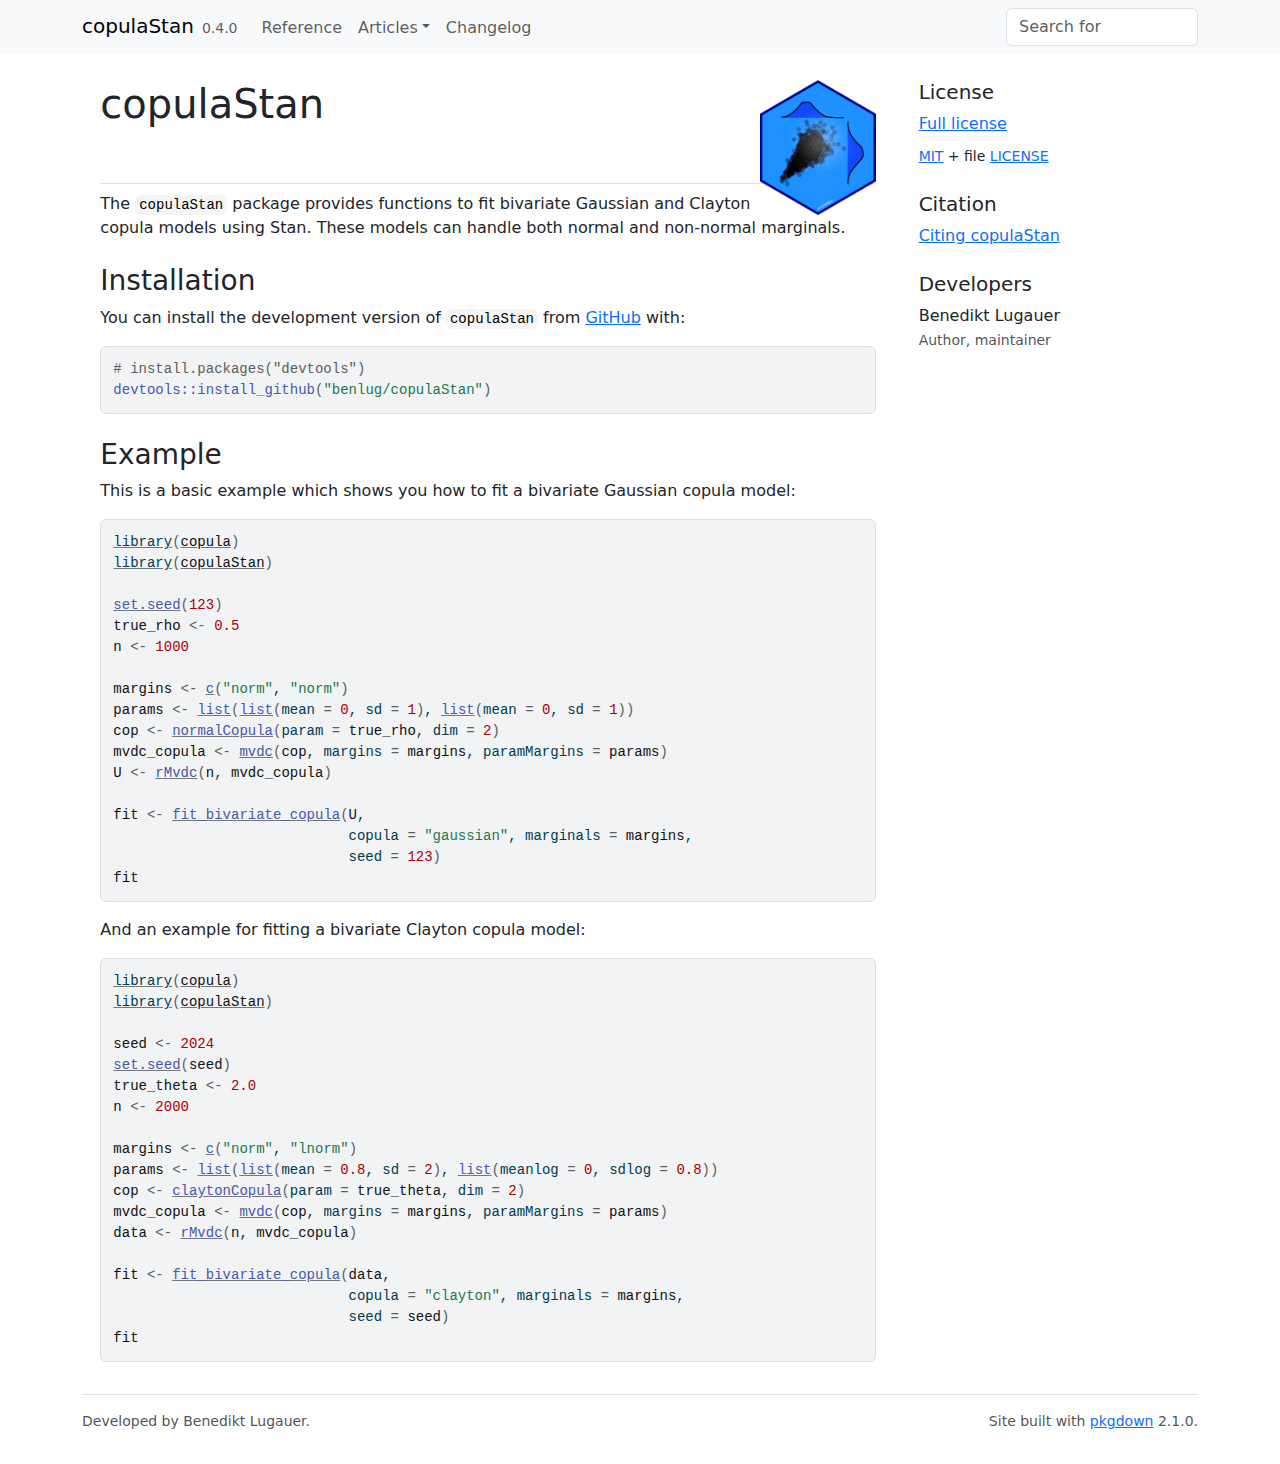
<file: index.html>
<!DOCTYPE html>
<!-- Generated by pkgdown: do not edit by hand --><html lang="en">
<head>
<meta http-equiv="Content-Type" content="text/html; charset=UTF-8">
<meta charset="utf-8">
<meta http-equiv="X-UA-Compatible" content="IE=edge">
<meta name="viewport" content="width=device-width, initial-scale=1, shrink-to-fit=no">
<title>Fit Bivariate Gaussian and Clayton Copula Models Using Stan • copulaStan</title>
<script src="deps/jquery-3.6.0/jquery-3.6.0.min.js"></script><meta name="viewport" content="width=device-width, initial-scale=1, shrink-to-fit=no">
<link href="deps/bootstrap-5.3.1/bootstrap.min.css" rel="stylesheet">
<script src="deps/bootstrap-5.3.1/bootstrap.bundle.min.js"></script><link href="deps/font-awesome-6.4.2/css/all.min.css" rel="stylesheet">
<link href="deps/font-awesome-6.4.2/css/v4-shims.min.css" rel="stylesheet">
<script src="deps/headroom-0.11.0/headroom.min.js"></script><script src="deps/headroom-0.11.0/jQuery.headroom.min.js"></script><script src="deps/bootstrap-toc-1.0.1/bootstrap-toc.min.js"></script><script src="deps/clipboard.js-2.0.11/clipboard.min.js"></script><script src="deps/search-1.0.0/autocomplete.jquery.min.js"></script><script src="deps/search-1.0.0/fuse.min.js"></script><script src="deps/search-1.0.0/mark.min.js"></script><!-- pkgdown --><script src="pkgdown.js"></script><meta property="og:title" content="Fit Bivariate Gaussian and Clayton Copula Models Using Stan">
<meta name="description" content="Provides Stan wrapper functions to fit bivariate Gaussian and Clayton copula models.">
<meta property="og:description" content="Provides Stan wrapper functions to fit bivariate Gaussian and Clayton copula models.">
</head>
<body>
    <a href="#main" class="visually-hidden-focusable">Skip to contents</a>


    <nav class="navbar navbar-expand-lg fixed-top bg-light" data-bs-theme="light" aria-label="Site navigation"><div class="container">

    <a class="navbar-brand me-2" href="index.html">copulaStan</a>

    <small class="nav-text text-muted me-auto" data-bs-toggle="tooltip" data-bs-placement="bottom" title="">0.4.0</small>


    <button class="navbar-toggler" type="button" data-bs-toggle="collapse" data-bs-target="#navbar" aria-controls="navbar" aria-expanded="false" aria-label="Toggle navigation">
      <span class="navbar-toggler-icon"></span>
    </button>

    <div id="navbar" class="collapse navbar-collapse ms-3">
      <ul class="navbar-nav me-auto">
<li class="nav-item"><a class="nav-link" href="reference/index.html">Reference</a></li>
<li class="nav-item dropdown">
  <button class="nav-link dropdown-toggle" type="button" id="dropdown-articles" data-bs-toggle="dropdown" aria-expanded="false" aria-haspopup="true">Articles</button>
  <ul class="dropdown-menu" aria-labelledby="dropdown-articles">
<li><a class="dropdown-item" href="articles/copulaStan-intro.html">copulaStan: Fitting Bivariate Gaussian and Clayton Copulas</a></li>
  </ul>
</li>
<li class="nav-item"><a class="nav-link" href="news/index.html">Changelog</a></li>
      </ul>
<ul class="navbar-nav">
<li class="nav-item"><form class="form-inline" role="search">
 <input class="form-control" type="search" name="search-input" id="search-input" autocomplete="off" aria-label="Search site" placeholder="Search for" data-search-index="search.json">
</form></li>
      </ul>
</div>


  </div>
</nav><div class="container template-home">
<div class="row">
  <main id="main" class="col-md-9"><div class="section level1">
<div class="page-header"><h1 id="copulastan-">copulaStan <a href="%5Bhttps://github.com/benlug/copulaStan/blob/main/man/figures/copulaStan_hex.png%5D(https://benlug.github.io/copulaStan/)"><img src="reference/figures/copulaStan_hex.png" align="right" width="15%" height="15%" alt="copulaStan Logo"></a>
<a class="anchor" aria-label="anchor" href="#copulastan-"></a>
</h1></div>
<p>The <code>copulaStan</code> package provides functions to fit bivariate Gaussian and Clayton copula models using Stan. These models can handle both normal and non-normal marginals.</p>
<div class="section level2">
<h2 id="installation">Installation<a class="anchor" aria-label="anchor" href="#installation"></a>
</h2>
<p>You can install the development version of <code>copulaStan</code> from <a href="https://github.com/benlug/copulaStan" class="external-link">GitHub</a> with:</p>
<div class="sourceCode" id="cb1"><pre class="downlit sourceCode r">
<code class="sourceCode R"><span><span class="co"># install.packages("devtools")</span></span>
<span><span class="fu">devtools</span><span class="fu">::</span><span class="fu">install_github</span><span class="op">(</span><span class="st">"benlug/copulaStan"</span><span class="op">)</span></span></code></pre></div>
</div>
<div class="section level2">
<h2 id="example">Example<a class="anchor" aria-label="anchor" href="#example"></a>
</h2>
<p>This is a basic example which shows you how to fit a bivariate Gaussian copula model:</p>
<div class="sourceCode" id="cb2"><pre class="downlit sourceCode r">
<code class="sourceCode R"><span><span class="kw"><a href="https://rdrr.io/r/base/library.html" class="external-link">library</a></span><span class="op">(</span><span class="va"><a href="https://copula.r-forge.r-project.org/" class="external-link">copula</a></span><span class="op">)</span></span>
<span><span class="kw"><a href="https://rdrr.io/r/base/library.html" class="external-link">library</a></span><span class="op">(</span><span class="va"><a href="https://benlug.github.io/copulaStan/">copulaStan</a></span><span class="op">)</span></span>
<span></span>
<span><span class="fu"><a href="https://rdrr.io/r/base/Random.html" class="external-link">set.seed</a></span><span class="op">(</span><span class="fl">123</span><span class="op">)</span></span>
<span><span class="va">true_rho</span> <span class="op">&lt;-</span> <span class="fl">0.5</span></span>
<span><span class="va">n</span> <span class="op">&lt;-</span> <span class="fl">1000</span></span>
<span></span>
<span><span class="va">margins</span> <span class="op">&lt;-</span> <span class="fu"><a href="https://rdrr.io/r/base/c.html" class="external-link">c</a></span><span class="op">(</span><span class="st">"norm"</span>, <span class="st">"norm"</span><span class="op">)</span></span>
<span><span class="va">params</span> <span class="op">&lt;-</span> <span class="fu"><a href="https://rdrr.io/r/base/list.html" class="external-link">list</a></span><span class="op">(</span><span class="fu"><a href="https://rdrr.io/r/base/list.html" class="external-link">list</a></span><span class="op">(</span>mean <span class="op">=</span> <span class="fl">0</span>, sd <span class="op">=</span> <span class="fl">1</span><span class="op">)</span>, <span class="fu"><a href="https://rdrr.io/r/base/list.html" class="external-link">list</a></span><span class="op">(</span>mean <span class="op">=</span> <span class="fl">0</span>, sd <span class="op">=</span> <span class="fl">1</span><span class="op">)</span><span class="op">)</span></span>
<span><span class="va">cop</span> <span class="op">&lt;-</span> <span class="fu"><a href="https://rdrr.io/pkg/copula/man/ellipCopula.html" class="external-link">normalCopula</a></span><span class="op">(</span>param <span class="op">=</span> <span class="va">true_rho</span>, dim <span class="op">=</span> <span class="fl">2</span><span class="op">)</span></span>
<span><span class="va">mvdc_copula</span> <span class="op">&lt;-</span> <span class="fu"><a href="https://rdrr.io/pkg/copula/man/Mvdc.html" class="external-link">mvdc</a></span><span class="op">(</span><span class="va">cop</span>, margins <span class="op">=</span> <span class="va">margins</span>, paramMargins <span class="op">=</span> <span class="va">params</span><span class="op">)</span></span>
<span><span class="va">U</span> <span class="op">&lt;-</span> <span class="fu"><a href="https://rdrr.io/pkg/copula/man/Mvdc.html" class="external-link">rMvdc</a></span><span class="op">(</span><span class="va">n</span>, <span class="va">mvdc_copula</span><span class="op">)</span></span>
<span></span>
<span><span class="va">fit</span> <span class="op">&lt;-</span> <span class="fu"><a href="reference/fit_bivariate_copula.html">fit_bivariate_copula</a></span><span class="op">(</span><span class="va">U</span>, </span>
<span>                            copula <span class="op">=</span> <span class="st">"gaussian"</span>, marginals <span class="op">=</span> <span class="va">margins</span>, </span>
<span>                            seed <span class="op">=</span> <span class="fl">123</span><span class="op">)</span></span>
<span><span class="va">fit</span></span></code></pre></div>
<p>And an example for fitting a bivariate Clayton copula model:</p>
<div class="sourceCode" id="cb3"><pre class="downlit sourceCode r">
<code class="sourceCode R"><span><span class="kw"><a href="https://rdrr.io/r/base/library.html" class="external-link">library</a></span><span class="op">(</span><span class="va"><a href="https://copula.r-forge.r-project.org/" class="external-link">copula</a></span><span class="op">)</span></span>
<span><span class="kw"><a href="https://rdrr.io/r/base/library.html" class="external-link">library</a></span><span class="op">(</span><span class="va"><a href="https://benlug.github.io/copulaStan/">copulaStan</a></span><span class="op">)</span></span>
<span></span>
<span><span class="va">seed</span> <span class="op">&lt;-</span> <span class="fl">2024</span></span>
<span><span class="fu"><a href="https://rdrr.io/r/base/Random.html" class="external-link">set.seed</a></span><span class="op">(</span><span class="va">seed</span><span class="op">)</span></span>
<span><span class="va">true_theta</span> <span class="op">&lt;-</span> <span class="fl">2.0</span></span>
<span><span class="va">n</span> <span class="op">&lt;-</span> <span class="fl">2000</span>  </span>
<span></span>
<span><span class="va">margins</span> <span class="op">&lt;-</span> <span class="fu"><a href="https://rdrr.io/r/base/c.html" class="external-link">c</a></span><span class="op">(</span><span class="st">"norm"</span>, <span class="st">"lnorm"</span><span class="op">)</span></span>
<span><span class="va">params</span> <span class="op">&lt;-</span> <span class="fu"><a href="https://rdrr.io/r/base/list.html" class="external-link">list</a></span><span class="op">(</span><span class="fu"><a href="https://rdrr.io/r/base/list.html" class="external-link">list</a></span><span class="op">(</span>mean <span class="op">=</span> <span class="fl">0.8</span>, sd <span class="op">=</span> <span class="fl">2</span><span class="op">)</span>, <span class="fu"><a href="https://rdrr.io/r/base/list.html" class="external-link">list</a></span><span class="op">(</span>meanlog <span class="op">=</span> <span class="fl">0</span>, sdlog <span class="op">=</span> <span class="fl">0.8</span><span class="op">)</span><span class="op">)</span></span>
<span><span class="va">cop</span> <span class="op">&lt;-</span> <span class="fu"><a href="https://rdrr.io/pkg/copula/man/archmCopula.html" class="external-link">claytonCopula</a></span><span class="op">(</span>param <span class="op">=</span> <span class="va">true_theta</span>, dim <span class="op">=</span> <span class="fl">2</span><span class="op">)</span></span>
<span><span class="va">mvdc_copula</span> <span class="op">&lt;-</span> <span class="fu"><a href="https://rdrr.io/pkg/copula/man/Mvdc.html" class="external-link">mvdc</a></span><span class="op">(</span><span class="va">cop</span>, margins <span class="op">=</span> <span class="va">margins</span>, paramMargins <span class="op">=</span> <span class="va">params</span><span class="op">)</span></span>
<span><span class="va">data</span> <span class="op">&lt;-</span> <span class="fu"><a href="https://rdrr.io/pkg/copula/man/Mvdc.html" class="external-link">rMvdc</a></span><span class="op">(</span><span class="va">n</span>, <span class="va">mvdc_copula</span><span class="op">)</span></span>
<span></span>
<span><span class="va">fit</span> <span class="op">&lt;-</span> <span class="fu"><a href="reference/fit_bivariate_copula.html">fit_bivariate_copula</a></span><span class="op">(</span><span class="va">data</span>, </span>
<span>                            copula <span class="op">=</span> <span class="st">"clayton"</span>, marginals <span class="op">=</span> <span class="va">margins</span>,</span>
<span>                            seed <span class="op">=</span> <span class="va">seed</span><span class="op">)</span></span>
<span><span class="va">fit</span></span></code></pre></div>
</div>
</div>
  </main><aside class="col-md-3"><div class="license">
<h2 data-toc-skip>License</h2>
<ul class="list-unstyled">
<li><a href="LICENSE.html">Full license</a></li>
<li><small><a href="https://opensource.org/licenses/mit-license.php" class="external-link">MIT</a> + file <a href="LICENSE-text.html">LICENSE</a></small></li>
</ul>
</div>


<div class="citation">
<h2 data-toc-skip>Citation</h2>
<ul class="list-unstyled">
<li><a href="authors.html#citation">Citing copulaStan</a></li>
</ul>
</div>

<div class="developers">
<h2 data-toc-skip>Developers</h2>
<ul class="list-unstyled">
<li>Benedikt Lugauer <br><small class="roles"> Author, maintainer </small>  </li>
</ul>
</div>



  </aside>
</div>


    <footer><div class="pkgdown-footer-left">
  <p>Developed by Benedikt Lugauer.</p>
</div>

<div class="pkgdown-footer-right">
  <p>Site built with <a href="https://pkgdown.r-lib.org/" class="external-link">pkgdown</a> 2.1.0.</p>
</div>

    </footer>
</div>





  </body>
</html>
</file>
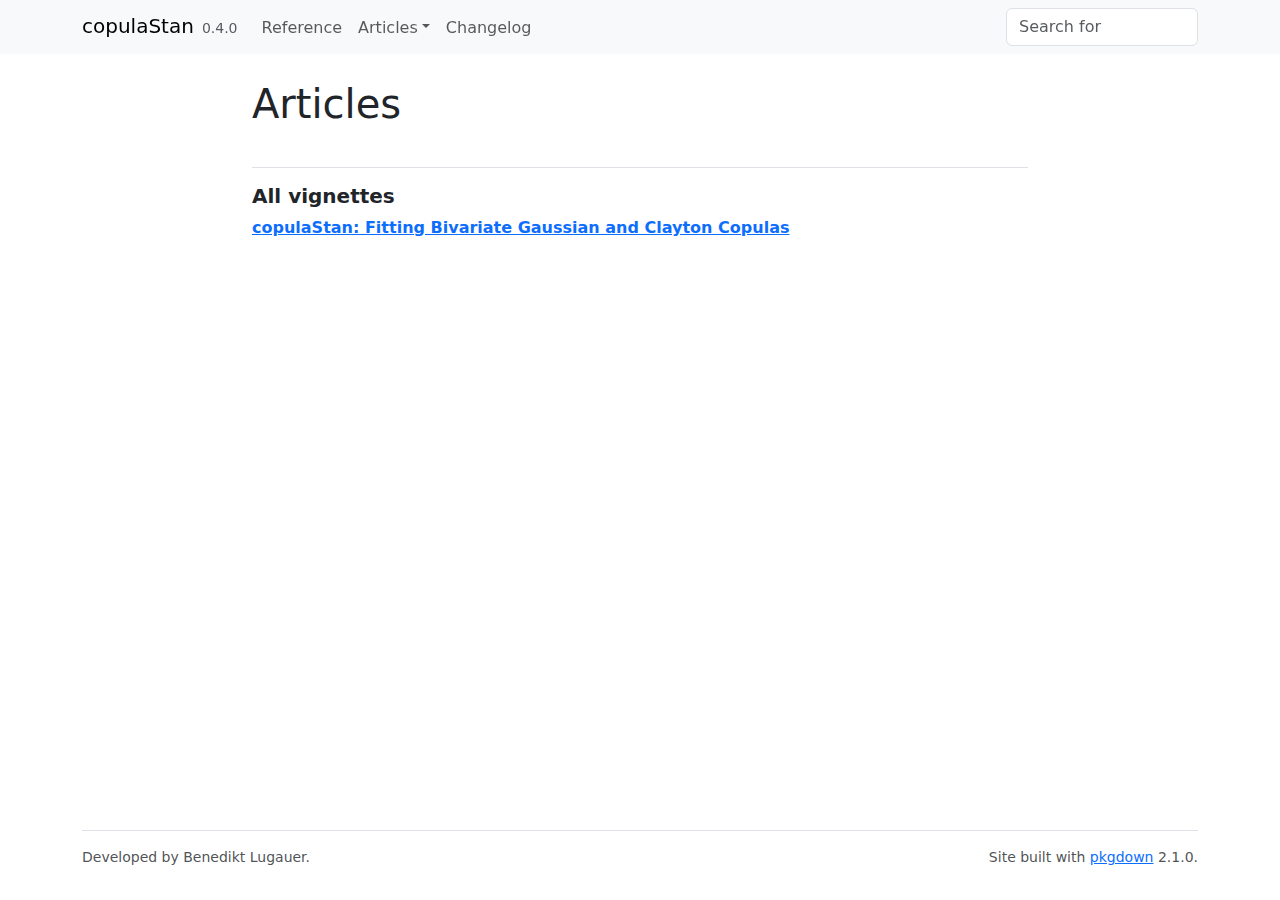
<file: articles/index.html>
<!DOCTYPE html>
<!-- Generated by pkgdown: do not edit by hand --><html lang="en"><head><meta http-equiv="Content-Type" content="text/html; charset=UTF-8"><meta charset="utf-8"><meta http-equiv="X-UA-Compatible" content="IE=edge"><meta name="viewport" content="width=device-width, initial-scale=1, shrink-to-fit=no"><title>Articles • copulaStan</title><script src="../deps/jquery-3.6.0/jquery-3.6.0.min.js"></script><meta name="viewport" content="width=device-width, initial-scale=1, shrink-to-fit=no"><link href="../deps/bootstrap-5.3.1/bootstrap.min.css" rel="stylesheet"><script src="../deps/bootstrap-5.3.1/bootstrap.bundle.min.js"></script><link href="../deps/font-awesome-6.4.2/css/all.min.css" rel="stylesheet"><link href="../deps/font-awesome-6.4.2/css/v4-shims.min.css" rel="stylesheet"><script src="../deps/headroom-0.11.0/headroom.min.js"></script><script src="../deps/headroom-0.11.0/jQuery.headroom.min.js"></script><script src="../deps/bootstrap-toc-1.0.1/bootstrap-toc.min.js"></script><script src="../deps/clipboard.js-2.0.11/clipboard.min.js"></script><script src="../deps/search-1.0.0/autocomplete.jquery.min.js"></script><script src="../deps/search-1.0.0/fuse.min.js"></script><script src="../deps/search-1.0.0/mark.min.js"></script><!-- pkgdown --><script src="../pkgdown.js"></script><meta property="og:title" content="Articles"></head><body>
    <a href="#main" class="visually-hidden-focusable">Skip to contents</a>


    <nav class="navbar navbar-expand-lg fixed-top bg-light" data-bs-theme="light" aria-label="Site navigation"><div class="container">

    <a class="navbar-brand me-2" href="../index.html">copulaStan</a>

    <small class="nav-text text-muted me-auto" data-bs-toggle="tooltip" data-bs-placement="bottom" title="">0.4.0</small>


    <button class="navbar-toggler" type="button" data-bs-toggle="collapse" data-bs-target="#navbar" aria-controls="navbar" aria-expanded="false" aria-label="Toggle navigation">
      <span class="navbar-toggler-icon"></span>
    </button>

    <div id="navbar" class="collapse navbar-collapse ms-3">
      <ul class="navbar-nav me-auto"><li class="nav-item"><a class="nav-link" href="../reference/index.html">Reference</a></li>
<li class="nav-item dropdown">
  <button class="nav-link dropdown-toggle" type="button" id="dropdown-articles" data-bs-toggle="dropdown" aria-expanded="false" aria-haspopup="true">Articles</button>
  <ul class="dropdown-menu" aria-labelledby="dropdown-articles"><li><a class="dropdown-item" href="../articles/copulaStan-intro.html">copulaStan: Fitting Bivariate Gaussian and Clayton Copulas</a></li>
  </ul></li>
<li class="nav-item"><a class="nav-link" href="../news/index.html">Changelog</a></li>
      </ul><ul class="navbar-nav"><li class="nav-item"><form class="form-inline" role="search">
 <input class="form-control" type="search" name="search-input" id="search-input" autocomplete="off" aria-label="Search site" placeholder="Search for" data-search-index="../search.json"></form></li>
      </ul></div>


  </div>
</nav><div class="container template-article-index">
<div class="row">
  <main id="main" class="col-md-9"><div class="page-header">

      <h1>Articles</h1>
    </div>

    <div class="section ">
      <h3>All vignettes</h3>
      <div class="section-desc"></div>

      <dl><dt><a href="copulaStan-intro.html">copulaStan: Fitting Bivariate Gaussian and Clayton Copulas</a></dt>
        <dd>
      </dd></dl></div>
  </main></div>


    <footer><div class="pkgdown-footer-left">
  <p>Developed by Benedikt Lugauer.</p>
</div>

<div class="pkgdown-footer-right">
  <p>Site built with <a href="https://pkgdown.r-lib.org/" class="external-link">pkgdown</a> 2.1.0.</p>
</div>

    </footer></div>





  </body></html>
</file>
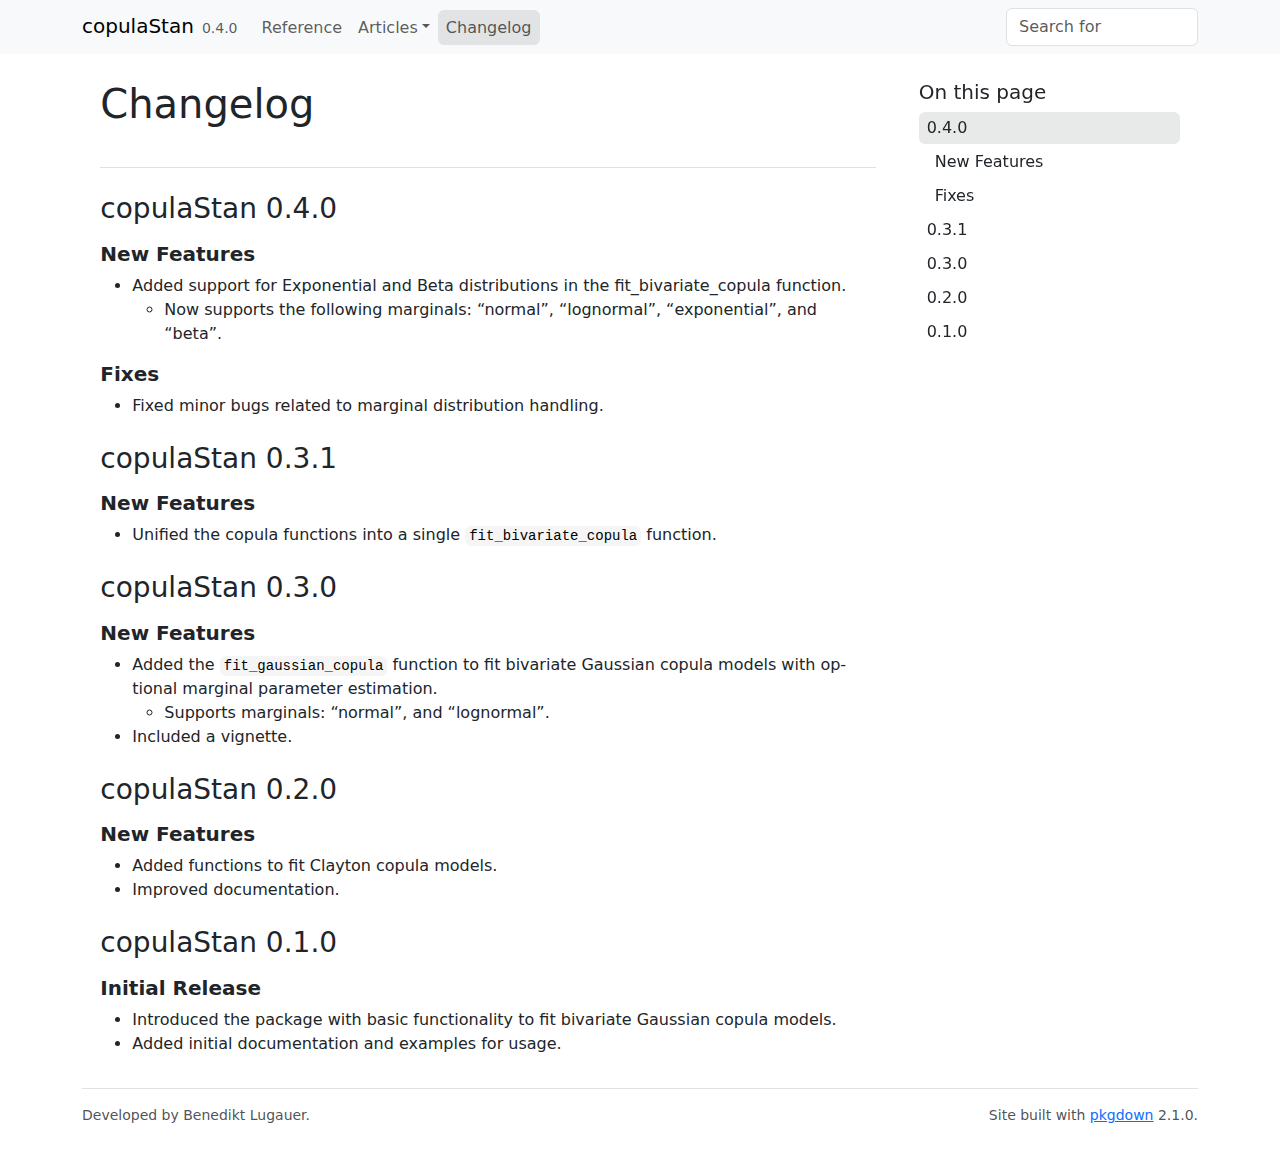
<file: news/index.html>
<!DOCTYPE html>
<!-- Generated by pkgdown: do not edit by hand --><html lang="en"><head><meta http-equiv="Content-Type" content="text/html; charset=UTF-8"><meta charset="utf-8"><meta http-equiv="X-UA-Compatible" content="IE=edge"><meta name="viewport" content="width=device-width, initial-scale=1, shrink-to-fit=no"><title>Changelog • copulaStan</title><script src="../deps/jquery-3.6.0/jquery-3.6.0.min.js"></script><meta name="viewport" content="width=device-width, initial-scale=1, shrink-to-fit=no"><link href="../deps/bootstrap-5.3.1/bootstrap.min.css" rel="stylesheet"><script src="../deps/bootstrap-5.3.1/bootstrap.bundle.min.js"></script><link href="../deps/font-awesome-6.4.2/css/all.min.css" rel="stylesheet"><link href="../deps/font-awesome-6.4.2/css/v4-shims.min.css" rel="stylesheet"><script src="../deps/headroom-0.11.0/headroom.min.js"></script><script src="../deps/headroom-0.11.0/jQuery.headroom.min.js"></script><script src="../deps/bootstrap-toc-1.0.1/bootstrap-toc.min.js"></script><script src="../deps/clipboard.js-2.0.11/clipboard.min.js"></script><script src="../deps/search-1.0.0/autocomplete.jquery.min.js"></script><script src="../deps/search-1.0.0/fuse.min.js"></script><script src="../deps/search-1.0.0/mark.min.js"></script><!-- pkgdown --><script src="../pkgdown.js"></script><meta property="og:title" content="Changelog"></head><body>
    <a href="#main" class="visually-hidden-focusable">Skip to contents</a>


    <nav class="navbar navbar-expand-lg fixed-top bg-light" data-bs-theme="light" aria-label="Site navigation"><div class="container">

    <a class="navbar-brand me-2" href="../index.html">copulaStan</a>

    <small class="nav-text text-muted me-auto" data-bs-toggle="tooltip" data-bs-placement="bottom" title="">0.4.0</small>


    <button class="navbar-toggler" type="button" data-bs-toggle="collapse" data-bs-target="#navbar" aria-controls="navbar" aria-expanded="false" aria-label="Toggle navigation">
      <span class="navbar-toggler-icon"></span>
    </button>

    <div id="navbar" class="collapse navbar-collapse ms-3">
      <ul class="navbar-nav me-auto"><li class="nav-item"><a class="nav-link" href="../reference/index.html">Reference</a></li>
<li class="nav-item dropdown">
  <button class="nav-link dropdown-toggle" type="button" id="dropdown-articles" data-bs-toggle="dropdown" aria-expanded="false" aria-haspopup="true">Articles</button>
  <ul class="dropdown-menu" aria-labelledby="dropdown-articles"><li><a class="dropdown-item" href="../articles/copulaStan-intro.html">copulaStan: Fitting Bivariate Gaussian and Clayton Copulas</a></li>
  </ul></li>
<li class="active nav-item"><a class="nav-link" href="../news/index.html">Changelog</a></li>
      </ul><ul class="navbar-nav"><li class="nav-item"><form class="form-inline" role="search">
 <input class="form-control" type="search" name="search-input" id="search-input" autocomplete="off" aria-label="Search site" placeholder="Search for" data-search-index="../search.json"></form></li>
      </ul></div>


  </div>
</nav><div class="container template-news">
<div class="row">
  <main id="main" class="col-md-9"><div class="page-header">

      <h1>Changelog</h1>

    </div>

    <div class="section level2">
<h2 class="pkg-version" data-toc-text="0.4.0" id="copulastan-040">copulaStan 0.4.0<a class="anchor" aria-label="anchor" href="#copulastan-040"></a></h2>
<div class="section level3">
<h3 id="new-features-0-4-0">New Features<a class="anchor" aria-label="anchor" href="#new-features-0-4-0"></a></h3>
<ul><li>Added support for Exponential and Beta distributions in the fit_bivariate_copula function.
<ul><li>Now supports the following marginals: “normal”, “lognormal”, “exponential”, and “beta”.</li>
</ul></li>
</ul></div>
<div class="section level3">
<h3 id="fixes-0-4-0">Fixes<a class="anchor" aria-label="anchor" href="#fixes-0-4-0"></a></h3>
<ul><li>Fixed minor bugs related to marginal distribution handling.</li>
</ul></div>
</div>
    <div class="section level2">
<h2 class="pkg-version" data-toc-text="0.3.1" id="copulastan-031">copulaStan 0.3.1<a class="anchor" aria-label="anchor" href="#copulastan-031"></a></h2>
<div class="section level3">
<h3 id="new-features-0-3-1">New Features<a class="anchor" aria-label="anchor" href="#new-features-0-3-1"></a></h3>
<ul><li>Unified the copula functions into a single <code>fit_bivariate_copula</code> function.</li>
</ul></div>
</div>
    <div class="section level2">
<h2 class="pkg-version" data-toc-text="0.3.0" id="copulastan-030">copulaStan 0.3.0<a class="anchor" aria-label="anchor" href="#copulastan-030"></a></h2>
<div class="section level3">
<h3 id="new-features-0-3-0">New Features<a class="anchor" aria-label="anchor" href="#new-features-0-3-0"></a></h3>
<ul><li>Added the <code>fit_gaussian_copula</code> function to fit bivariate Gaussian copula models with optional marginal parameter estimation.
<ul><li>Supports marginals: “normal”, and “lognormal”.</li>
</ul></li>
<li>Included a vignette.</li>
</ul></div>
</div>
    <div class="section level2">
<h2 class="pkg-version" data-toc-text="0.2.0" id="copulastan-020">copulaStan 0.2.0<a class="anchor" aria-label="anchor" href="#copulastan-020"></a></h2>
<div class="section level3">
<h3 id="new-features-0-2-0">New Features<a class="anchor" aria-label="anchor" href="#new-features-0-2-0"></a></h3>
<ul><li>Added functions to fit Clayton copula models.</li>
<li>Improved documentation.</li>
</ul></div>
</div>
    <div class="section level2">
<h2 class="pkg-version" data-toc-text="0.1.0" id="copulastan-010">copulaStan 0.1.0<a class="anchor" aria-label="anchor" href="#copulastan-010"></a></h2>
<div class="section level3">
<h3 id="initial-release-0-1-0">Initial Release<a class="anchor" aria-label="anchor" href="#initial-release-0-1-0"></a></h3>
<ul><li>Introduced the package with basic functionality to fit bivariate Gaussian copula models.</li>
<li>Added initial documentation and examples for usage.</li>
</ul></div>
</div>
  </main><aside class="col-md-3"><nav id="toc" aria-label="Table of contents"><h2>On this page</h2>
    </nav></aside></div>


    <footer><div class="pkgdown-footer-left">
  <p>Developed by Benedikt Lugauer.</p>
</div>

<div class="pkgdown-footer-right">
  <p>Site built with <a href="https://pkgdown.r-lib.org/" class="external-link">pkgdown</a> 2.1.0.</p>
</div>

    </footer></div>





  </body></html>
</file>
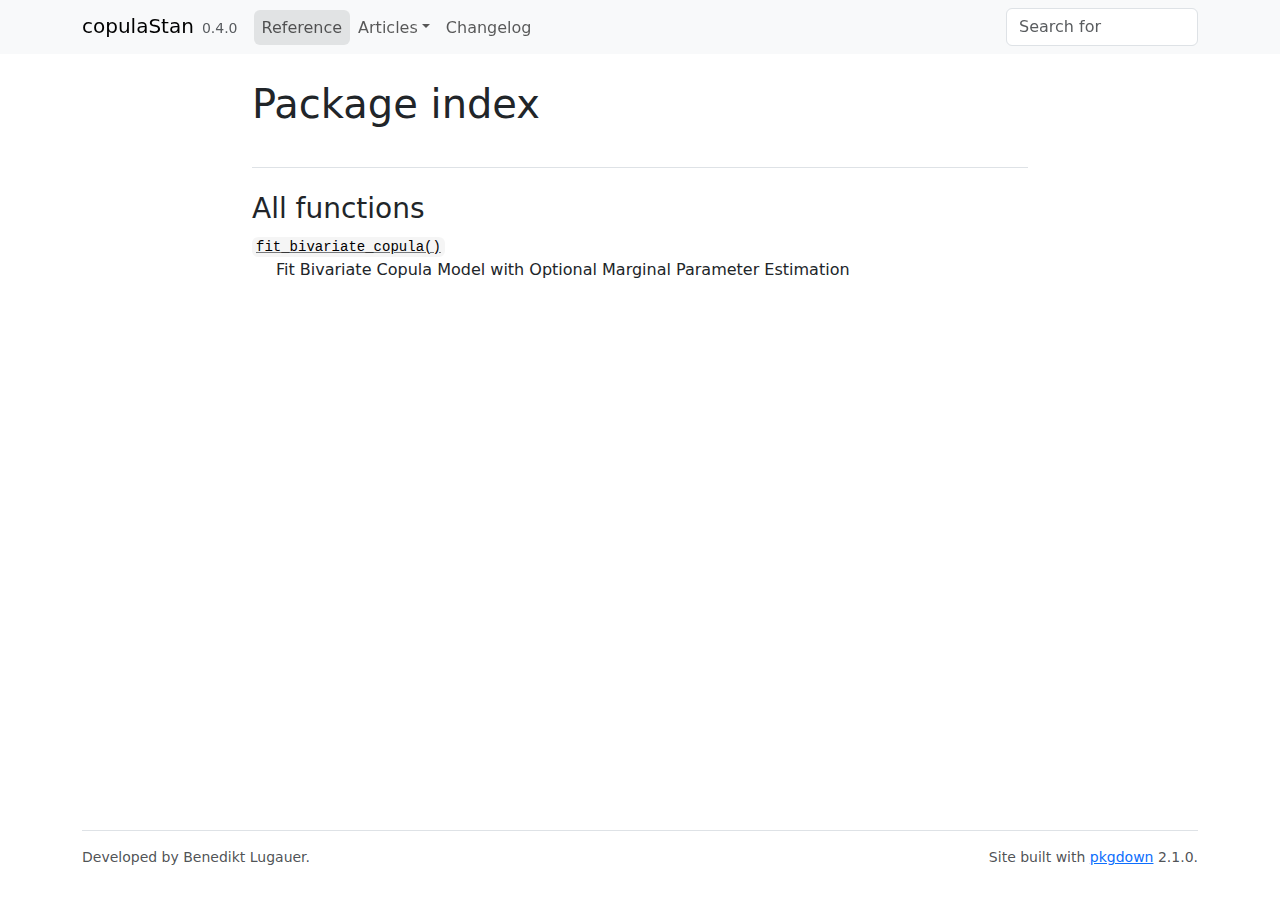
<file: reference/index.html>
<!DOCTYPE html>
<!-- Generated by pkgdown: do not edit by hand --><html lang="en"><head><meta http-equiv="Content-Type" content="text/html; charset=UTF-8"><meta charset="utf-8"><meta http-equiv="X-UA-Compatible" content="IE=edge"><meta name="viewport" content="width=device-width, initial-scale=1, shrink-to-fit=no"><title>Package index • copulaStan</title><script src="../deps/jquery-3.6.0/jquery-3.6.0.min.js"></script><meta name="viewport" content="width=device-width, initial-scale=1, shrink-to-fit=no"><link href="../deps/bootstrap-5.3.1/bootstrap.min.css" rel="stylesheet"><script src="../deps/bootstrap-5.3.1/bootstrap.bundle.min.js"></script><link href="../deps/font-awesome-6.4.2/css/all.min.css" rel="stylesheet"><link href="../deps/font-awesome-6.4.2/css/v4-shims.min.css" rel="stylesheet"><script src="../deps/headroom-0.11.0/headroom.min.js"></script><script src="../deps/headroom-0.11.0/jQuery.headroom.min.js"></script><script src="../deps/bootstrap-toc-1.0.1/bootstrap-toc.min.js"></script><script src="../deps/clipboard.js-2.0.11/clipboard.min.js"></script><script src="../deps/search-1.0.0/autocomplete.jquery.min.js"></script><script src="../deps/search-1.0.0/fuse.min.js"></script><script src="../deps/search-1.0.0/mark.min.js"></script><!-- pkgdown --><script src="../pkgdown.js"></script><meta property="og:title" content="Package index"></head><body>
    <a href="#main" class="visually-hidden-focusable">Skip to contents</a>


    <nav class="navbar navbar-expand-lg fixed-top bg-light" data-bs-theme="light" aria-label="Site navigation"><div class="container">

    <a class="navbar-brand me-2" href="../index.html">copulaStan</a>

    <small class="nav-text text-muted me-auto" data-bs-toggle="tooltip" data-bs-placement="bottom" title="">0.4.0</small>


    <button class="navbar-toggler" type="button" data-bs-toggle="collapse" data-bs-target="#navbar" aria-controls="navbar" aria-expanded="false" aria-label="Toggle navigation">
      <span class="navbar-toggler-icon"></span>
    </button>

    <div id="navbar" class="collapse navbar-collapse ms-3">
      <ul class="navbar-nav me-auto"><li class="active nav-item"><a class="nav-link" href="../reference/index.html">Reference</a></li>
<li class="nav-item dropdown">
  <button class="nav-link dropdown-toggle" type="button" id="dropdown-articles" data-bs-toggle="dropdown" aria-expanded="false" aria-haspopup="true">Articles</button>
  <ul class="dropdown-menu" aria-labelledby="dropdown-articles"><li><a class="dropdown-item" href="../articles/copulaStan-intro.html">copulaStan: Fitting Bivariate Gaussian and Clayton Copulas</a></li>
  </ul></li>
<li class="nav-item"><a class="nav-link" href="../news/index.html">Changelog</a></li>
      </ul><ul class="navbar-nav"><li class="nav-item"><form class="form-inline" role="search">
 <input class="form-control" type="search" name="search-input" id="search-input" autocomplete="off" aria-label="Search site" placeholder="Search for" data-search-index="../search.json"></form></li>
      </ul></div>


  </div>
</nav><div class="container template-reference-index">
<div class="row">
  <main id="main" class="col-md-9"><div class="page-header">

      <h1>Package index</h1>
    </div>

    <div class="section level2">
      <h2 id="all-functions">All functions<a class="anchor" aria-label="anchor" href="#all-functions"></a></h2>




    </div><div class="section level2">




      <dl><dt>

          <code><a href="fit_bivariate_copula.html">fit_bivariate_copula()</a></code>

        </dt>
        <dd>Fit Bivariate Copula Model with Optional Marginal Parameter Estimation</dd>
      </dl></div>
  </main></div>


    <footer><div class="pkgdown-footer-left">
  <p>Developed by Benedikt Lugauer.</p>
</div>

<div class="pkgdown-footer-right">
  <p>Site built with <a href="https://pkgdown.r-lib.org/" class="external-link">pkgdown</a> 2.1.0.</p>
</div>

    </footer></div>





  </body></html>
</file>
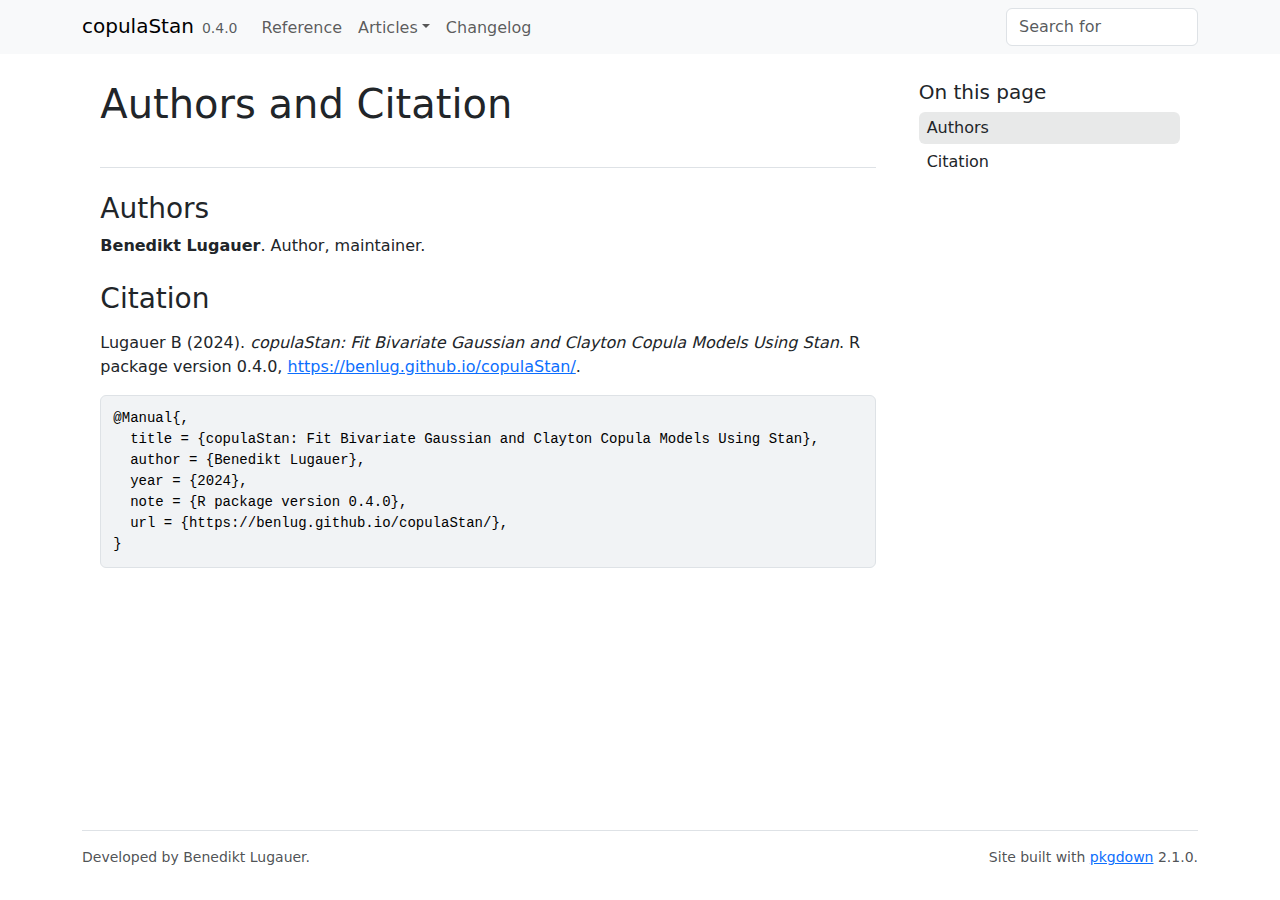
<file: authors.html>
<!DOCTYPE html>
<!-- Generated by pkgdown: do not edit by hand --><html lang="en"><head><meta http-equiv="Content-Type" content="text/html; charset=UTF-8"><meta charset="utf-8"><meta http-equiv="X-UA-Compatible" content="IE=edge"><meta name="viewport" content="width=device-width, initial-scale=1, shrink-to-fit=no"><title>Authors and Citation • copulaStan</title><script src="deps/jquery-3.6.0/jquery-3.6.0.min.js"></script><meta name="viewport" content="width=device-width, initial-scale=1, shrink-to-fit=no"><link href="deps/bootstrap-5.3.1/bootstrap.min.css" rel="stylesheet"><script src="deps/bootstrap-5.3.1/bootstrap.bundle.min.js"></script><link href="deps/font-awesome-6.4.2/css/all.min.css" rel="stylesheet"><link href="deps/font-awesome-6.4.2/css/v4-shims.min.css" rel="stylesheet"><script src="deps/headroom-0.11.0/headroom.min.js"></script><script src="deps/headroom-0.11.0/jQuery.headroom.min.js"></script><script src="deps/bootstrap-toc-1.0.1/bootstrap-toc.min.js"></script><script src="deps/clipboard.js-2.0.11/clipboard.min.js"></script><script src="deps/search-1.0.0/autocomplete.jquery.min.js"></script><script src="deps/search-1.0.0/fuse.min.js"></script><script src="deps/search-1.0.0/mark.min.js"></script><!-- pkgdown --><script src="pkgdown.js"></script><meta property="og:title" content="Authors and Citation"></head><body>
    <a href="#main" class="visually-hidden-focusable">Skip to contents</a>


    <nav class="navbar navbar-expand-lg fixed-top bg-light" data-bs-theme="light" aria-label="Site navigation"><div class="container">

    <a class="navbar-brand me-2" href="index.html">copulaStan</a>

    <small class="nav-text text-muted me-auto" data-bs-toggle="tooltip" data-bs-placement="bottom" title="">0.4.0</small>


    <button class="navbar-toggler" type="button" data-bs-toggle="collapse" data-bs-target="#navbar" aria-controls="navbar" aria-expanded="false" aria-label="Toggle navigation">
      <span class="navbar-toggler-icon"></span>
    </button>

    <div id="navbar" class="collapse navbar-collapse ms-3">
      <ul class="navbar-nav me-auto"><li class="nav-item"><a class="nav-link" href="reference/index.html">Reference</a></li>
<li class="nav-item dropdown">
  <button class="nav-link dropdown-toggle" type="button" id="dropdown-articles" data-bs-toggle="dropdown" aria-expanded="false" aria-haspopup="true">Articles</button>
  <ul class="dropdown-menu" aria-labelledby="dropdown-articles"><li><a class="dropdown-item" href="articles/copulaStan-intro.html">copulaStan: Fitting Bivariate Gaussian and Clayton Copulas</a></li>
  </ul></li>
<li class="nav-item"><a class="nav-link" href="news/index.html">Changelog</a></li>
      </ul><ul class="navbar-nav"><li class="nav-item"><form class="form-inline" role="search">
 <input class="form-control" type="search" name="search-input" id="search-input" autocomplete="off" aria-label="Search site" placeholder="Search for" data-search-index="search.json"></form></li>
      </ul></div>


  </div>
</nav><div class="container template-citation-authors">
<div class="row">
  <main id="main" class="col-md-9"><div class="page-header">

      <h1>Authors and Citation</h1>
    </div>

    <div class="section level2">
      <h2>Authors</h2>

      <ul class="list-unstyled"><li>
          <p><strong>Benedikt Lugauer</strong>. Author, maintainer.
          </p>
        </li>
      </ul></div>

    <div class="section level2">
      <h2 id="citation">Citation</h2>
      <p></p>

      <p>Lugauer B (2024).
<em>copulaStan: Fit Bivariate Gaussian and Clayton Copula Models Using Stan</em>.
R package version 0.4.0, <a href="https://benlug.github.io/copulaStan/">https://benlug.github.io/copulaStan/</a>.
</p>
      <pre>@Manual{,
  title = {copulaStan: Fit Bivariate Gaussian and Clayton Copula Models Using Stan},
  author = {Benedikt Lugauer},
  year = {2024},
  note = {R package version 0.4.0},
  url = {https://benlug.github.io/copulaStan/},
}</pre>
    </div>

  </main><aside class="col-md-3"><nav id="toc" aria-label="Table of contents"><h2>On this page</h2>
    </nav></aside></div>


    <footer><div class="pkgdown-footer-left">
  <p>Developed by Benedikt Lugauer.</p>
</div>

<div class="pkgdown-footer-right">
  <p>Site built with <a href="https://pkgdown.r-lib.org/" class="external-link">pkgdown</a> 2.1.0.</p>
</div>

    </footer></div>





  </body></html>
</file>
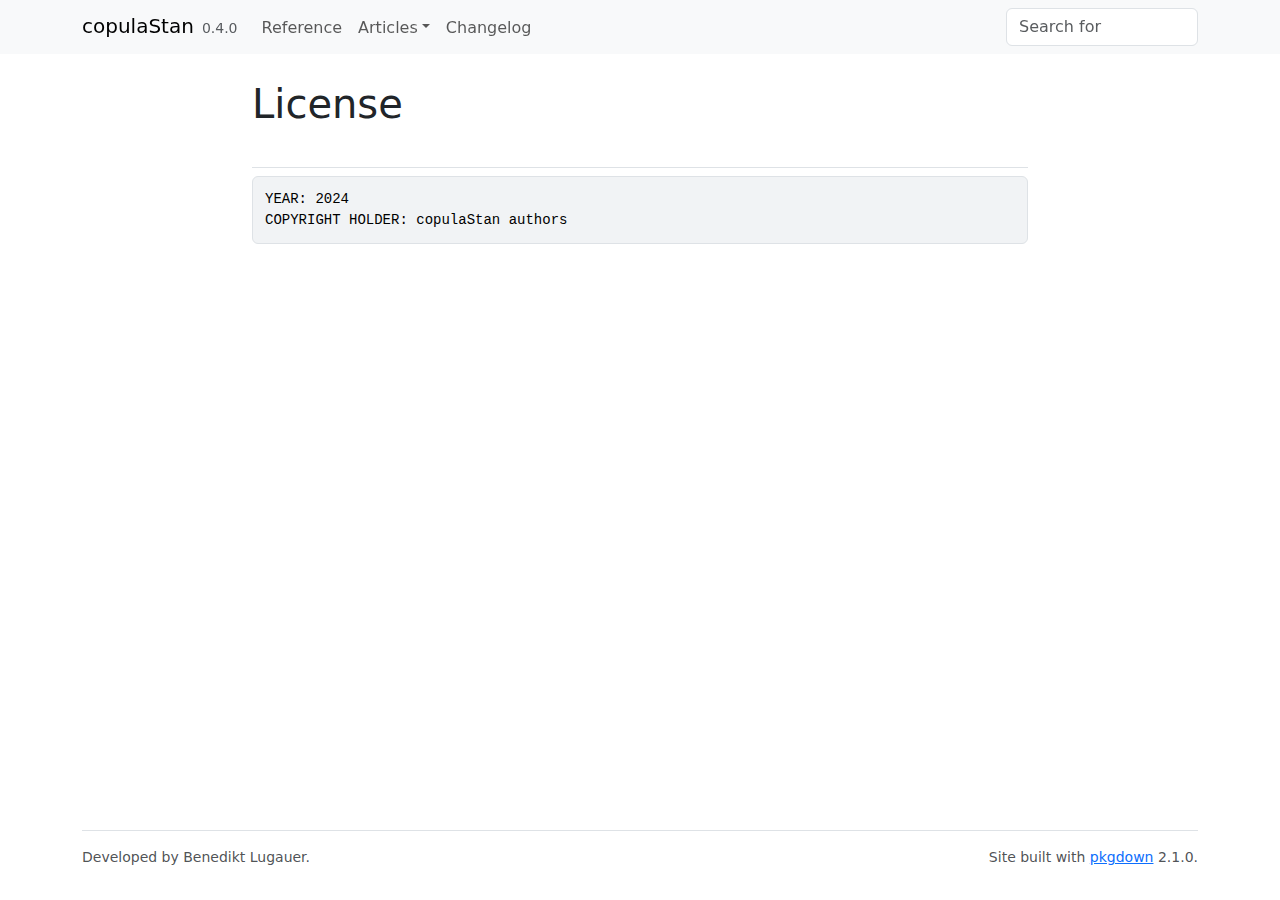
<file: LICENSE-text.html>
<!DOCTYPE html>
<!-- Generated by pkgdown: do not edit by hand --><html lang="en"><head><meta http-equiv="Content-Type" content="text/html; charset=UTF-8"><meta charset="utf-8"><meta http-equiv="X-UA-Compatible" content="IE=edge"><meta name="viewport" content="width=device-width, initial-scale=1, shrink-to-fit=no"><title>License • copulaStan</title><script src="deps/jquery-3.6.0/jquery-3.6.0.min.js"></script><meta name="viewport" content="width=device-width, initial-scale=1, shrink-to-fit=no"><link href="deps/bootstrap-5.3.1/bootstrap.min.css" rel="stylesheet"><script src="deps/bootstrap-5.3.1/bootstrap.bundle.min.js"></script><link href="deps/font-awesome-6.4.2/css/all.min.css" rel="stylesheet"><link href="deps/font-awesome-6.4.2/css/v4-shims.min.css" rel="stylesheet"><script src="deps/headroom-0.11.0/headroom.min.js"></script><script src="deps/headroom-0.11.0/jQuery.headroom.min.js"></script><script src="deps/bootstrap-toc-1.0.1/bootstrap-toc.min.js"></script><script src="deps/clipboard.js-2.0.11/clipboard.min.js"></script><script src="deps/search-1.0.0/autocomplete.jquery.min.js"></script><script src="deps/search-1.0.0/fuse.min.js"></script><script src="deps/search-1.0.0/mark.min.js"></script><!-- pkgdown --><script src="pkgdown.js"></script><meta property="og:title" content="License"></head><body>
    <a href="#main" class="visually-hidden-focusable">Skip to contents</a>


    <nav class="navbar navbar-expand-lg fixed-top bg-light" data-bs-theme="light" aria-label="Site navigation"><div class="container">

    <a class="navbar-brand me-2" href="index.html">copulaStan</a>

    <small class="nav-text text-muted me-auto" data-bs-toggle="tooltip" data-bs-placement="bottom" title="">0.4.0</small>


    <button class="navbar-toggler" type="button" data-bs-toggle="collapse" data-bs-target="#navbar" aria-controls="navbar" aria-expanded="false" aria-label="Toggle navigation">
      <span class="navbar-toggler-icon"></span>
    </button>

    <div id="navbar" class="collapse navbar-collapse ms-3">
      <ul class="navbar-nav me-auto"><li class="nav-item"><a class="nav-link" href="reference/index.html">Reference</a></li>
<li class="nav-item dropdown">
  <button class="nav-link dropdown-toggle" type="button" id="dropdown-articles" data-bs-toggle="dropdown" aria-expanded="false" aria-haspopup="true">Articles</button>
  <ul class="dropdown-menu" aria-labelledby="dropdown-articles"><li><a class="dropdown-item" href="articles/copulaStan-intro.html">copulaStan: Fitting Bivariate Gaussian and Clayton Copulas</a></li>
  </ul></li>
<li class="nav-item"><a class="nav-link" href="news/index.html">Changelog</a></li>
      </ul><ul class="navbar-nav"><li class="nav-item"><form class="form-inline" role="search">
 <input class="form-control" type="search" name="search-input" id="search-input" autocomplete="off" aria-label="Search site" placeholder="Search for" data-search-index="search.json"></form></li>
      </ul></div>


  </div>
</nav><div class="container template-title-body">
<div class="row">
  <main id="main" class="col-md-9"><div class="page-header">

      <h1>License</h1>

    </div>

<pre>YEAR: 2024
COPYRIGHT HOLDER: copulaStan authors
</pre>

  </main></div>


    <footer><div class="pkgdown-footer-left">
  <p>Developed by Benedikt Lugauer.</p>
</div>

<div class="pkgdown-footer-right">
  <p>Site built with <a href="https://pkgdown.r-lib.org/" class="external-link">pkgdown</a> 2.1.0.</p>
</div>

    </footer></div>





  </body></html>
</file>
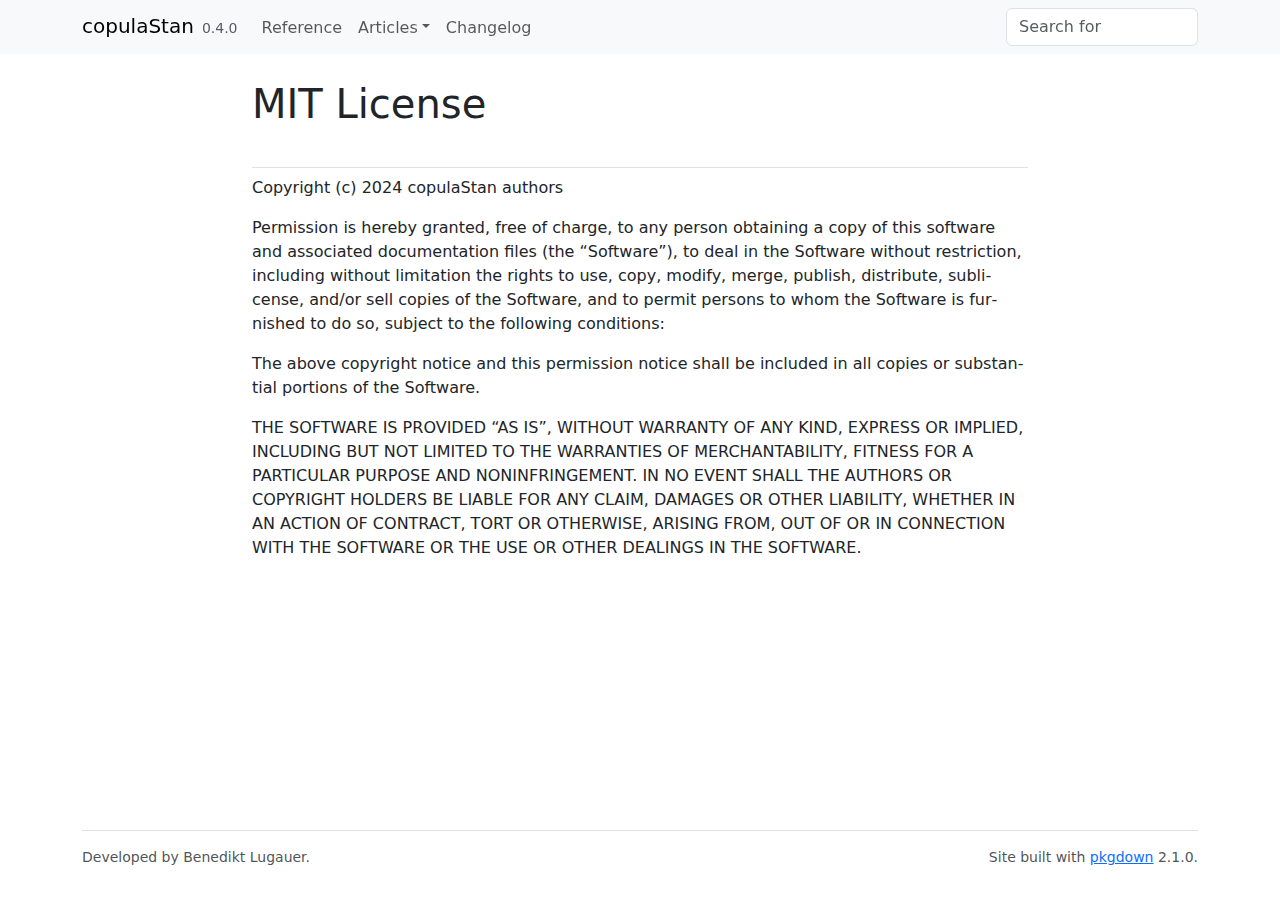
<file: LICENSE.html>
<!DOCTYPE html>
<!-- Generated by pkgdown: do not edit by hand --><html lang="en"><head><meta http-equiv="Content-Type" content="text/html; charset=UTF-8"><meta charset="utf-8"><meta http-equiv="X-UA-Compatible" content="IE=edge"><meta name="viewport" content="width=device-width, initial-scale=1, shrink-to-fit=no"><title>MIT License • copulaStan</title><script src="deps/jquery-3.6.0/jquery-3.6.0.min.js"></script><meta name="viewport" content="width=device-width, initial-scale=1, shrink-to-fit=no"><link href="deps/bootstrap-5.3.1/bootstrap.min.css" rel="stylesheet"><script src="deps/bootstrap-5.3.1/bootstrap.bundle.min.js"></script><link href="deps/font-awesome-6.4.2/css/all.min.css" rel="stylesheet"><link href="deps/font-awesome-6.4.2/css/v4-shims.min.css" rel="stylesheet"><script src="deps/headroom-0.11.0/headroom.min.js"></script><script src="deps/headroom-0.11.0/jQuery.headroom.min.js"></script><script src="deps/bootstrap-toc-1.0.1/bootstrap-toc.min.js"></script><script src="deps/clipboard.js-2.0.11/clipboard.min.js"></script><script src="deps/search-1.0.0/autocomplete.jquery.min.js"></script><script src="deps/search-1.0.0/fuse.min.js"></script><script src="deps/search-1.0.0/mark.min.js"></script><!-- pkgdown --><script src="pkgdown.js"></script><meta property="og:title" content="MIT License"></head><body>
    <a href="#main" class="visually-hidden-focusable">Skip to contents</a>


    <nav class="navbar navbar-expand-lg fixed-top bg-light" data-bs-theme="light" aria-label="Site navigation"><div class="container">

    <a class="navbar-brand me-2" href="index.html">copulaStan</a>

    <small class="nav-text text-muted me-auto" data-bs-toggle="tooltip" data-bs-placement="bottom" title="">0.4.0</small>


    <button class="navbar-toggler" type="button" data-bs-toggle="collapse" data-bs-target="#navbar" aria-controls="navbar" aria-expanded="false" aria-label="Toggle navigation">
      <span class="navbar-toggler-icon"></span>
    </button>

    <div id="navbar" class="collapse navbar-collapse ms-3">
      <ul class="navbar-nav me-auto"><li class="nav-item"><a class="nav-link" href="reference/index.html">Reference</a></li>
<li class="nav-item dropdown">
  <button class="nav-link dropdown-toggle" type="button" id="dropdown-articles" data-bs-toggle="dropdown" aria-expanded="false" aria-haspopup="true">Articles</button>
  <ul class="dropdown-menu" aria-labelledby="dropdown-articles"><li><a class="dropdown-item" href="articles/copulaStan-intro.html">copulaStan: Fitting Bivariate Gaussian and Clayton Copulas</a></li>
  </ul></li>
<li class="nav-item"><a class="nav-link" href="news/index.html">Changelog</a></li>
      </ul><ul class="navbar-nav"><li class="nav-item"><form class="form-inline" role="search">
 <input class="form-control" type="search" name="search-input" id="search-input" autocomplete="off" aria-label="Search site" placeholder="Search for" data-search-index="search.json"></form></li>
      </ul></div>


  </div>
</nav><div class="container template-title-body">
<div class="row">
  <main id="main" class="col-md-9"><div class="page-header">

      <h1>MIT License</h1>

    </div>

<div id="mit-license" class="section level1">

<p>Copyright (c) 2024 copulaStan authors</p>
<p>Permission is hereby granted, free of charge, to any person obtaining a copy of this software and associated documentation files (the “Software”), to deal in the Software without restriction, including without limitation the rights to use, copy, modify, merge, publish, distribute, sublicense, and/or sell copies of the Software, and to permit persons to whom the Software is furnished to do so, subject to the following conditions:</p>
<p>The above copyright notice and this permission notice shall be included in all copies or substantial portions of the Software.</p>
<p>THE SOFTWARE IS PROVIDED “AS IS”, WITHOUT WARRANTY OF ANY KIND, EXPRESS OR IMPLIED, INCLUDING BUT NOT LIMITED TO THE WARRANTIES OF MERCHANTABILITY, FITNESS FOR A PARTICULAR PURPOSE AND NONINFRINGEMENT. IN NO EVENT SHALL THE AUTHORS OR COPYRIGHT HOLDERS BE LIABLE FOR ANY CLAIM, DAMAGES OR OTHER LIABILITY, WHETHER IN AN ACTION OF CONTRACT, TORT OR OTHERWISE, ARISING FROM, OUT OF OR IN CONNECTION WITH THE SOFTWARE OR THE USE OR OTHER DEALINGS IN THE SOFTWARE.</p>
</div>

  </main></div>


    <footer><div class="pkgdown-footer-left">
  <p>Developed by Benedikt Lugauer.</p>
</div>

<div class="pkgdown-footer-right">
  <p>Site built with <a href="https://pkgdown.r-lib.org/" class="external-link">pkgdown</a> 2.1.0.</p>
</div>

    </footer></div>





  </body></html>
</file>
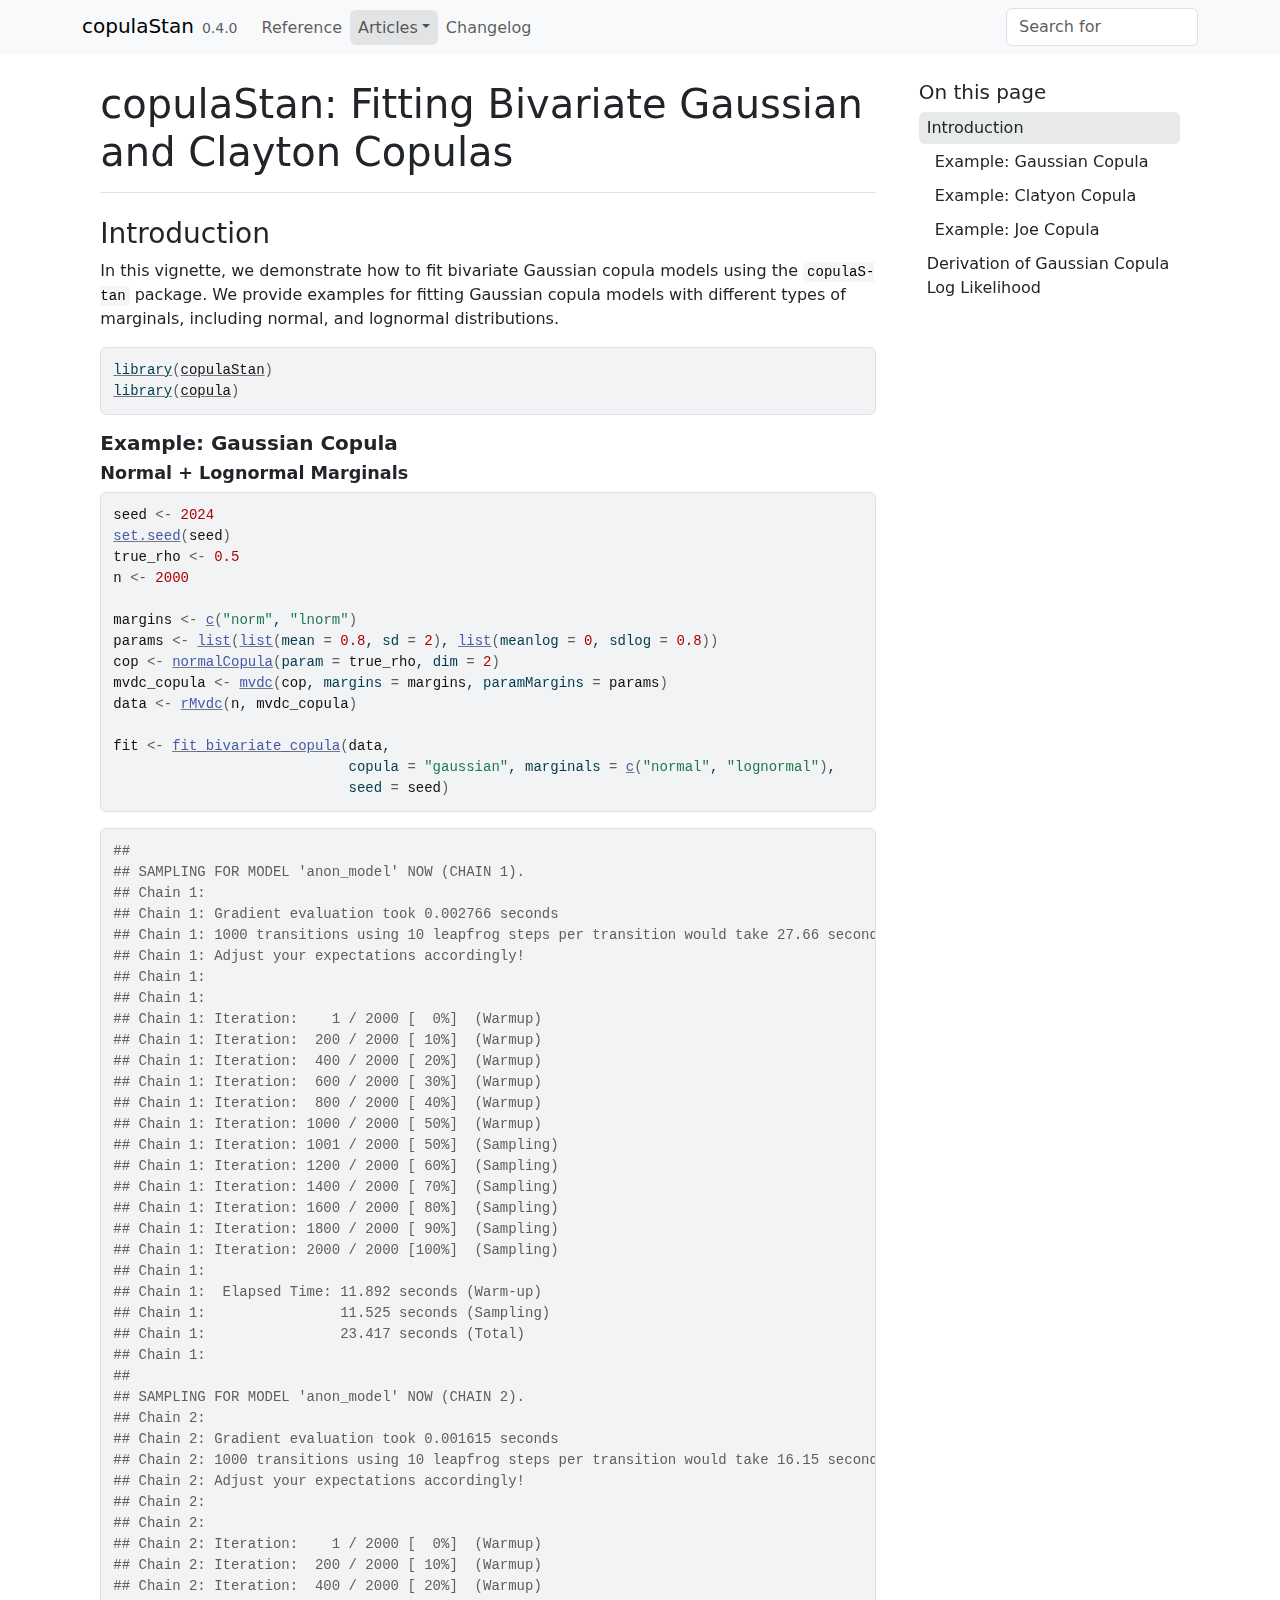
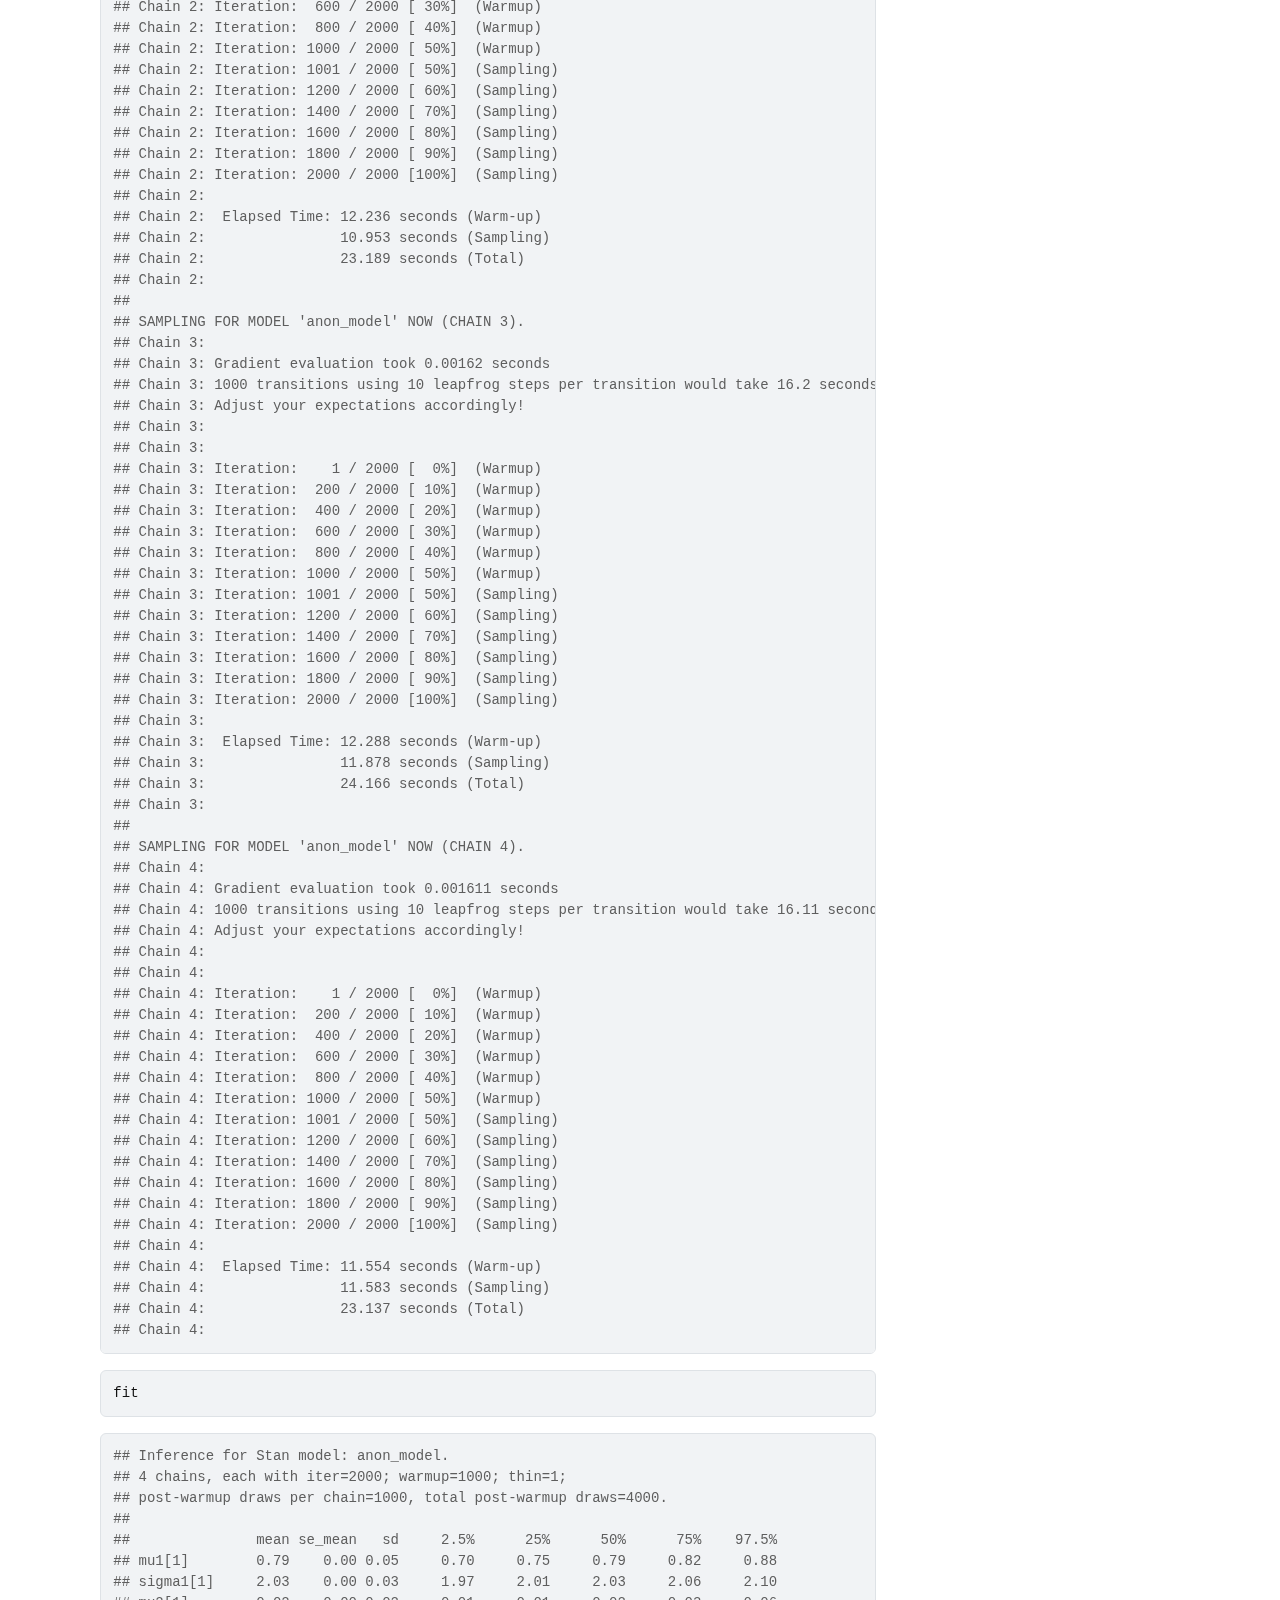
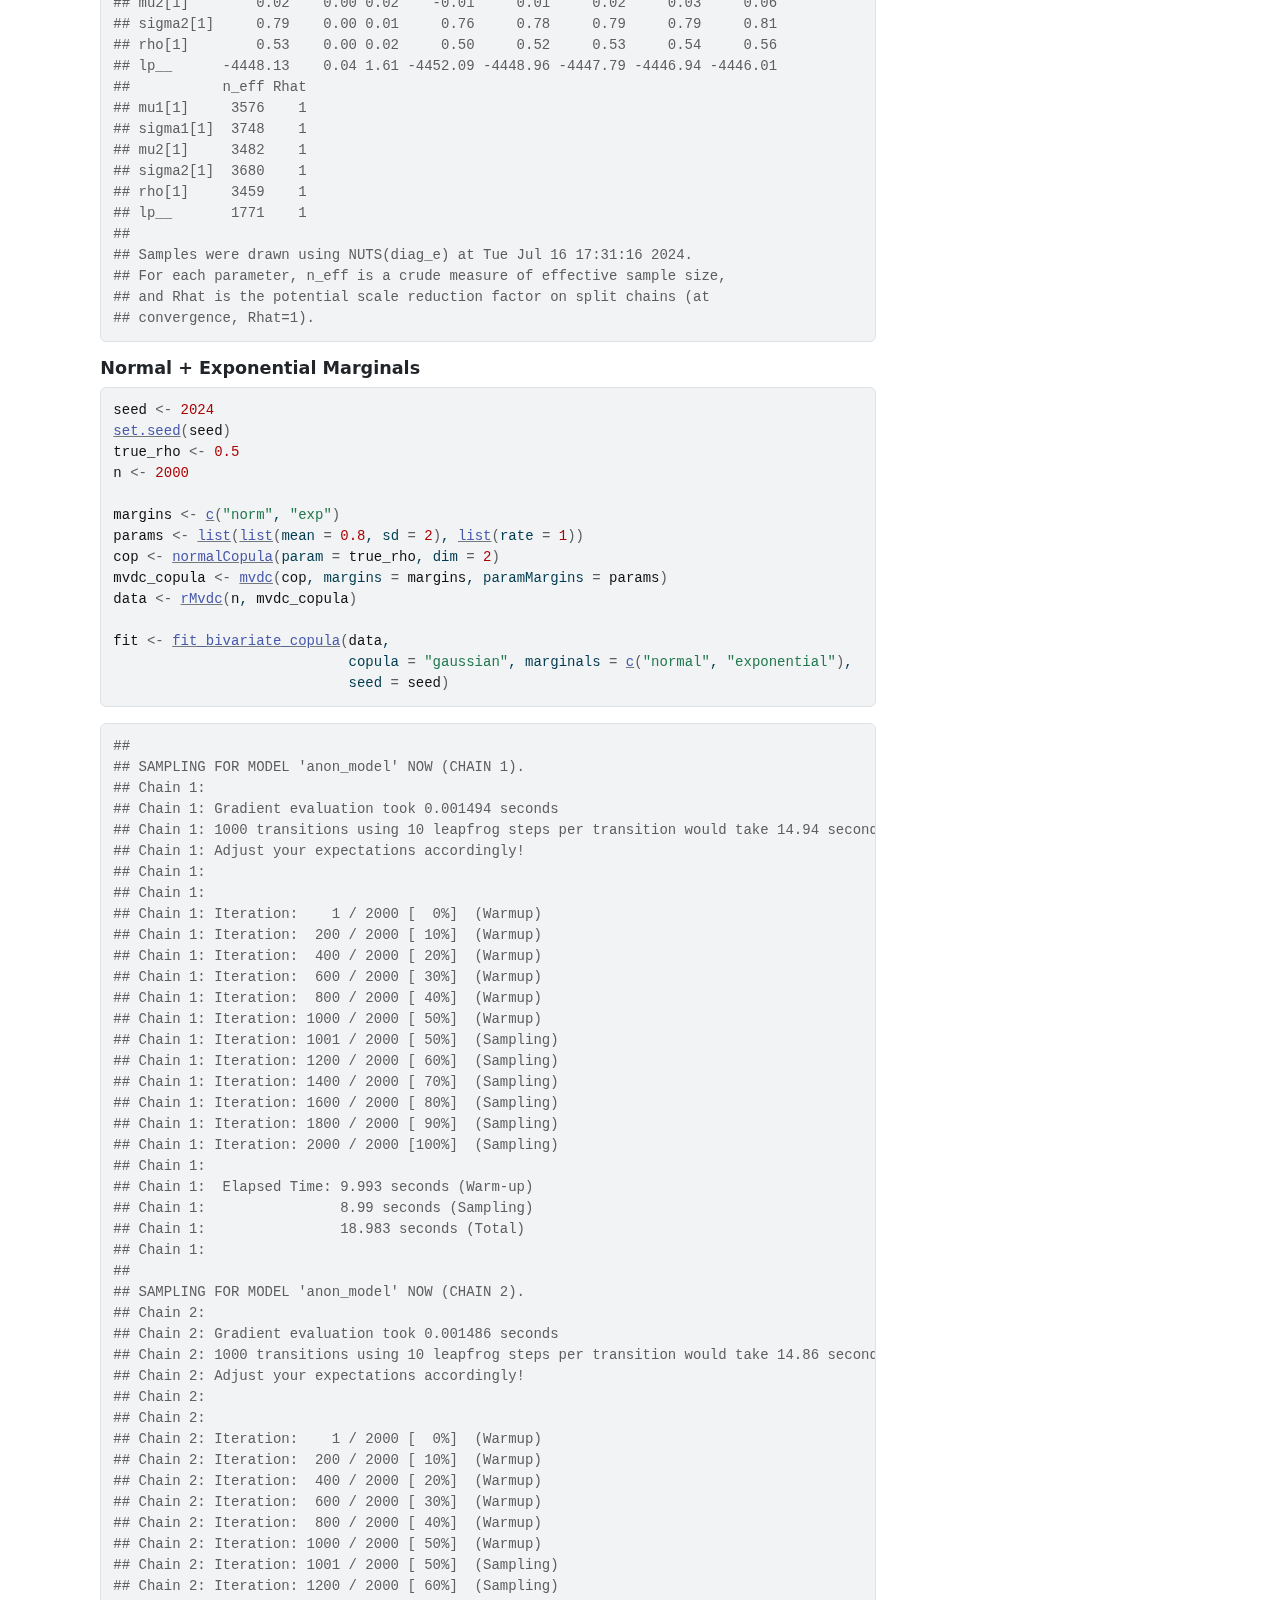
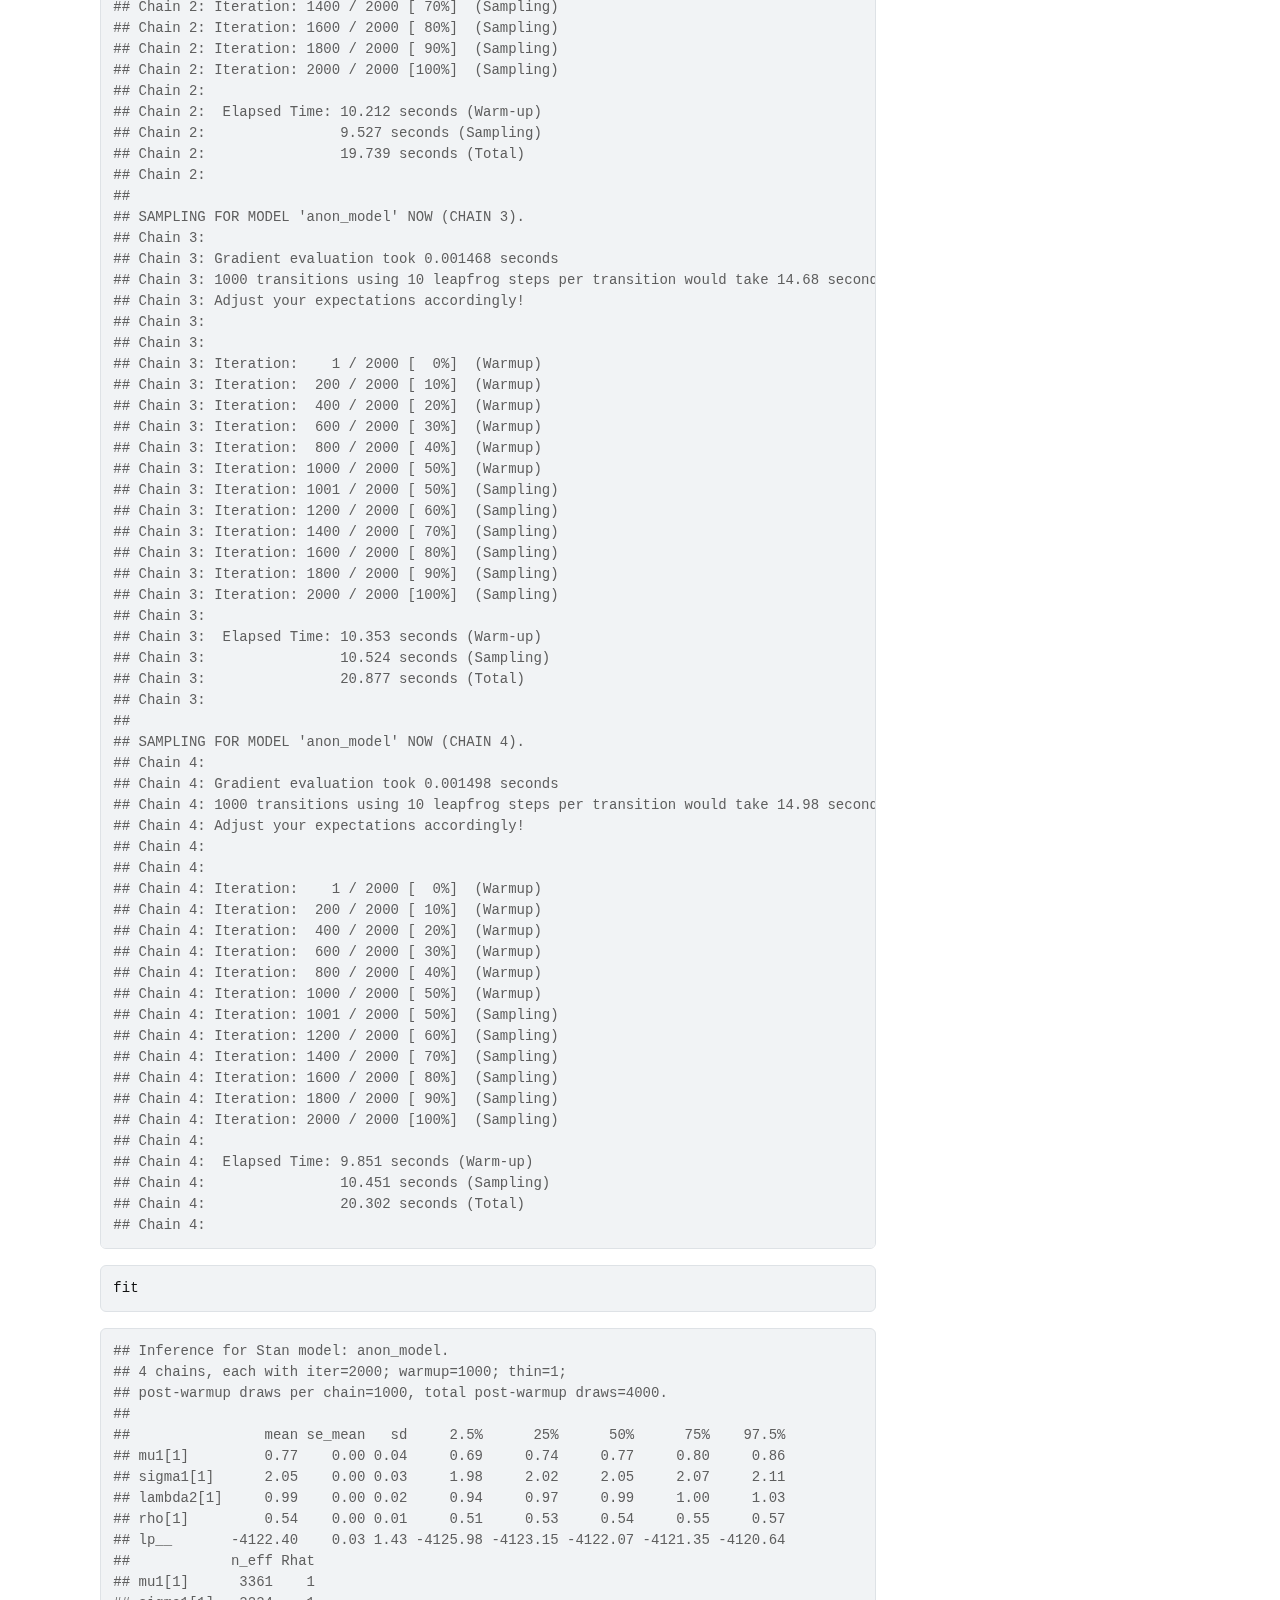
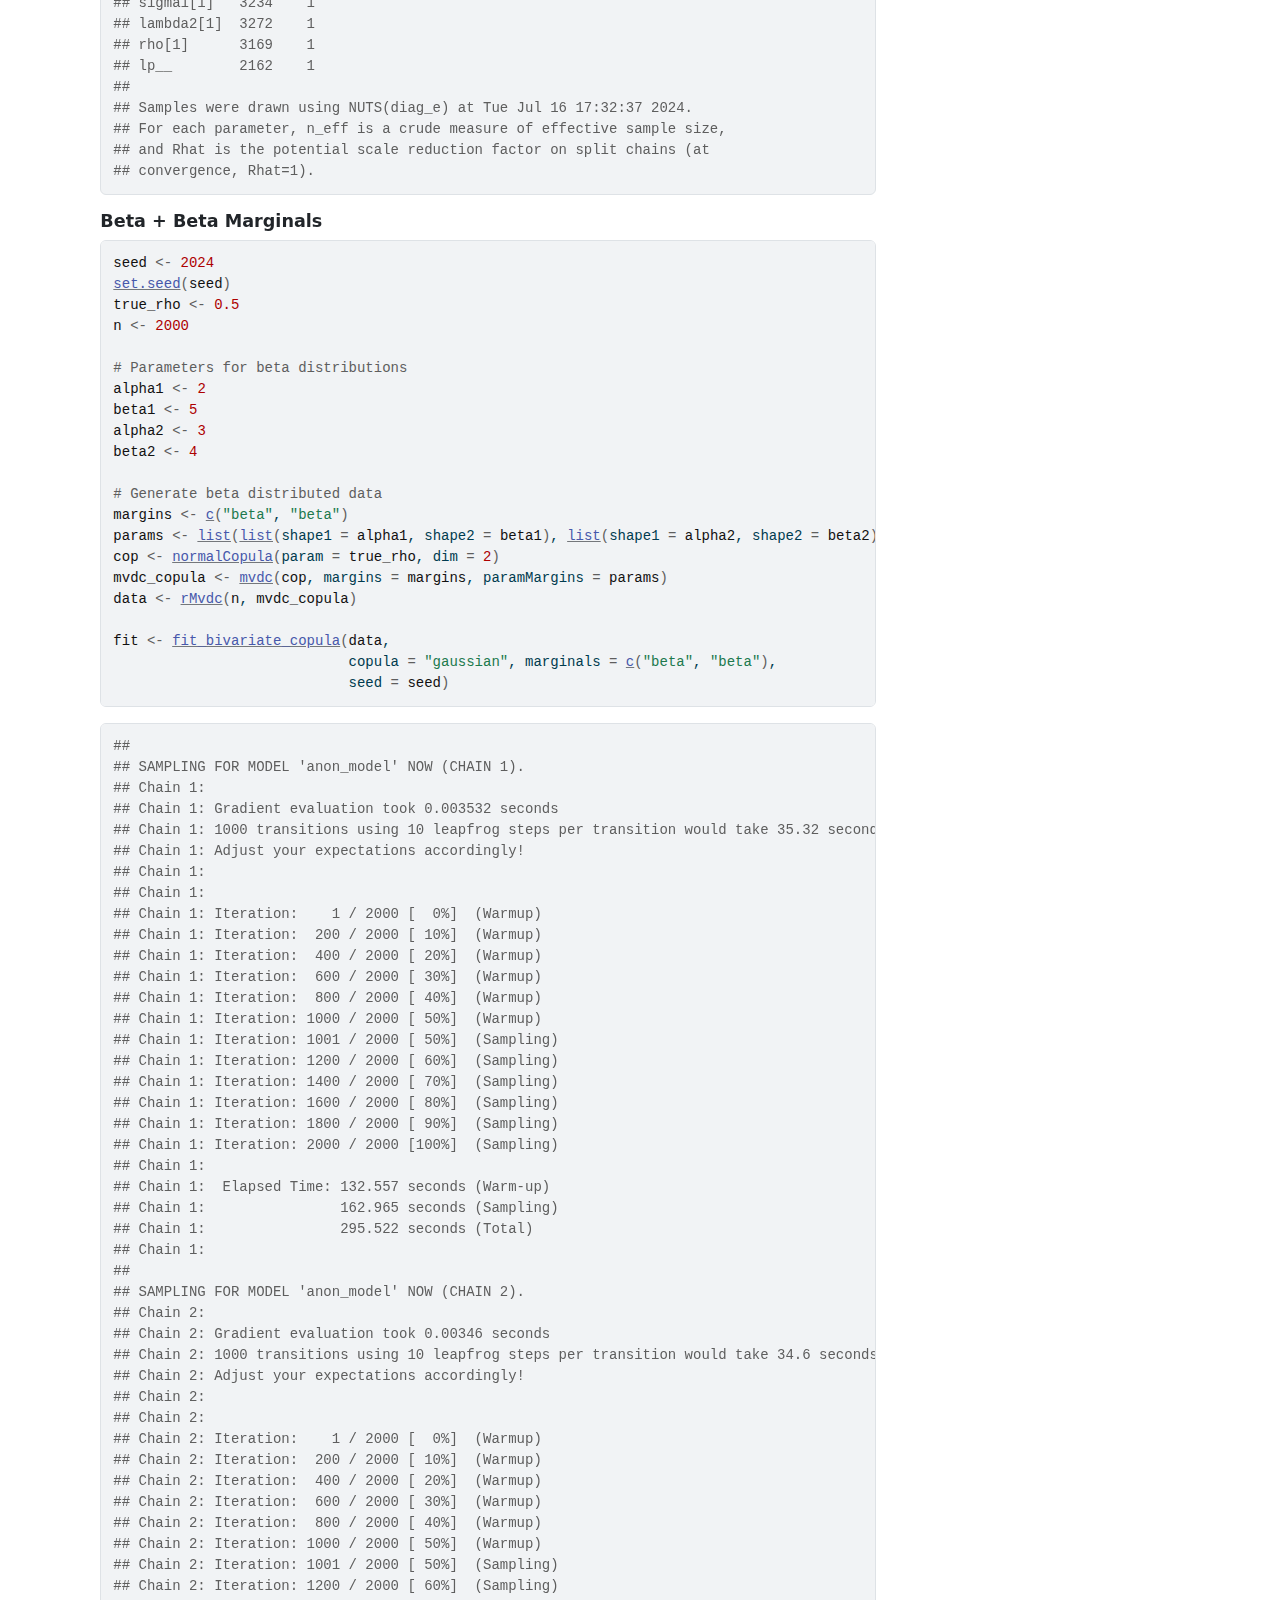
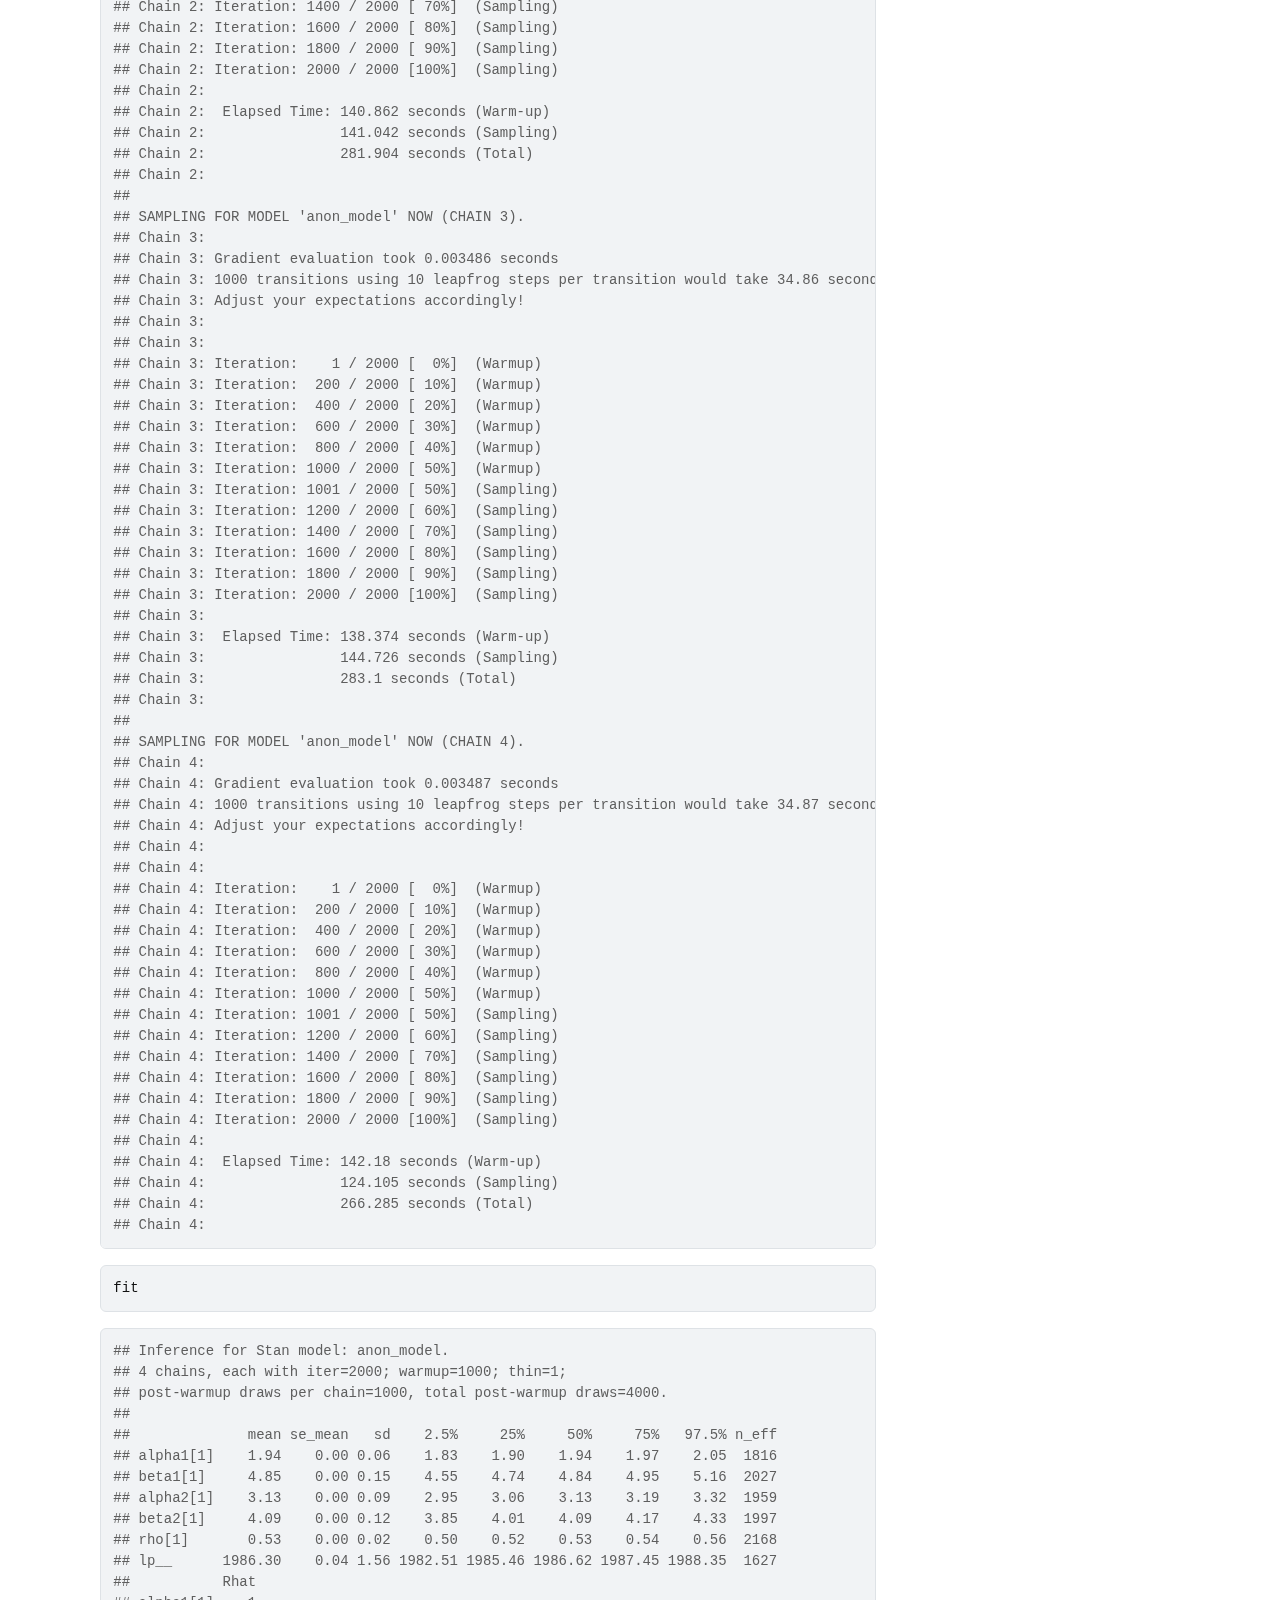
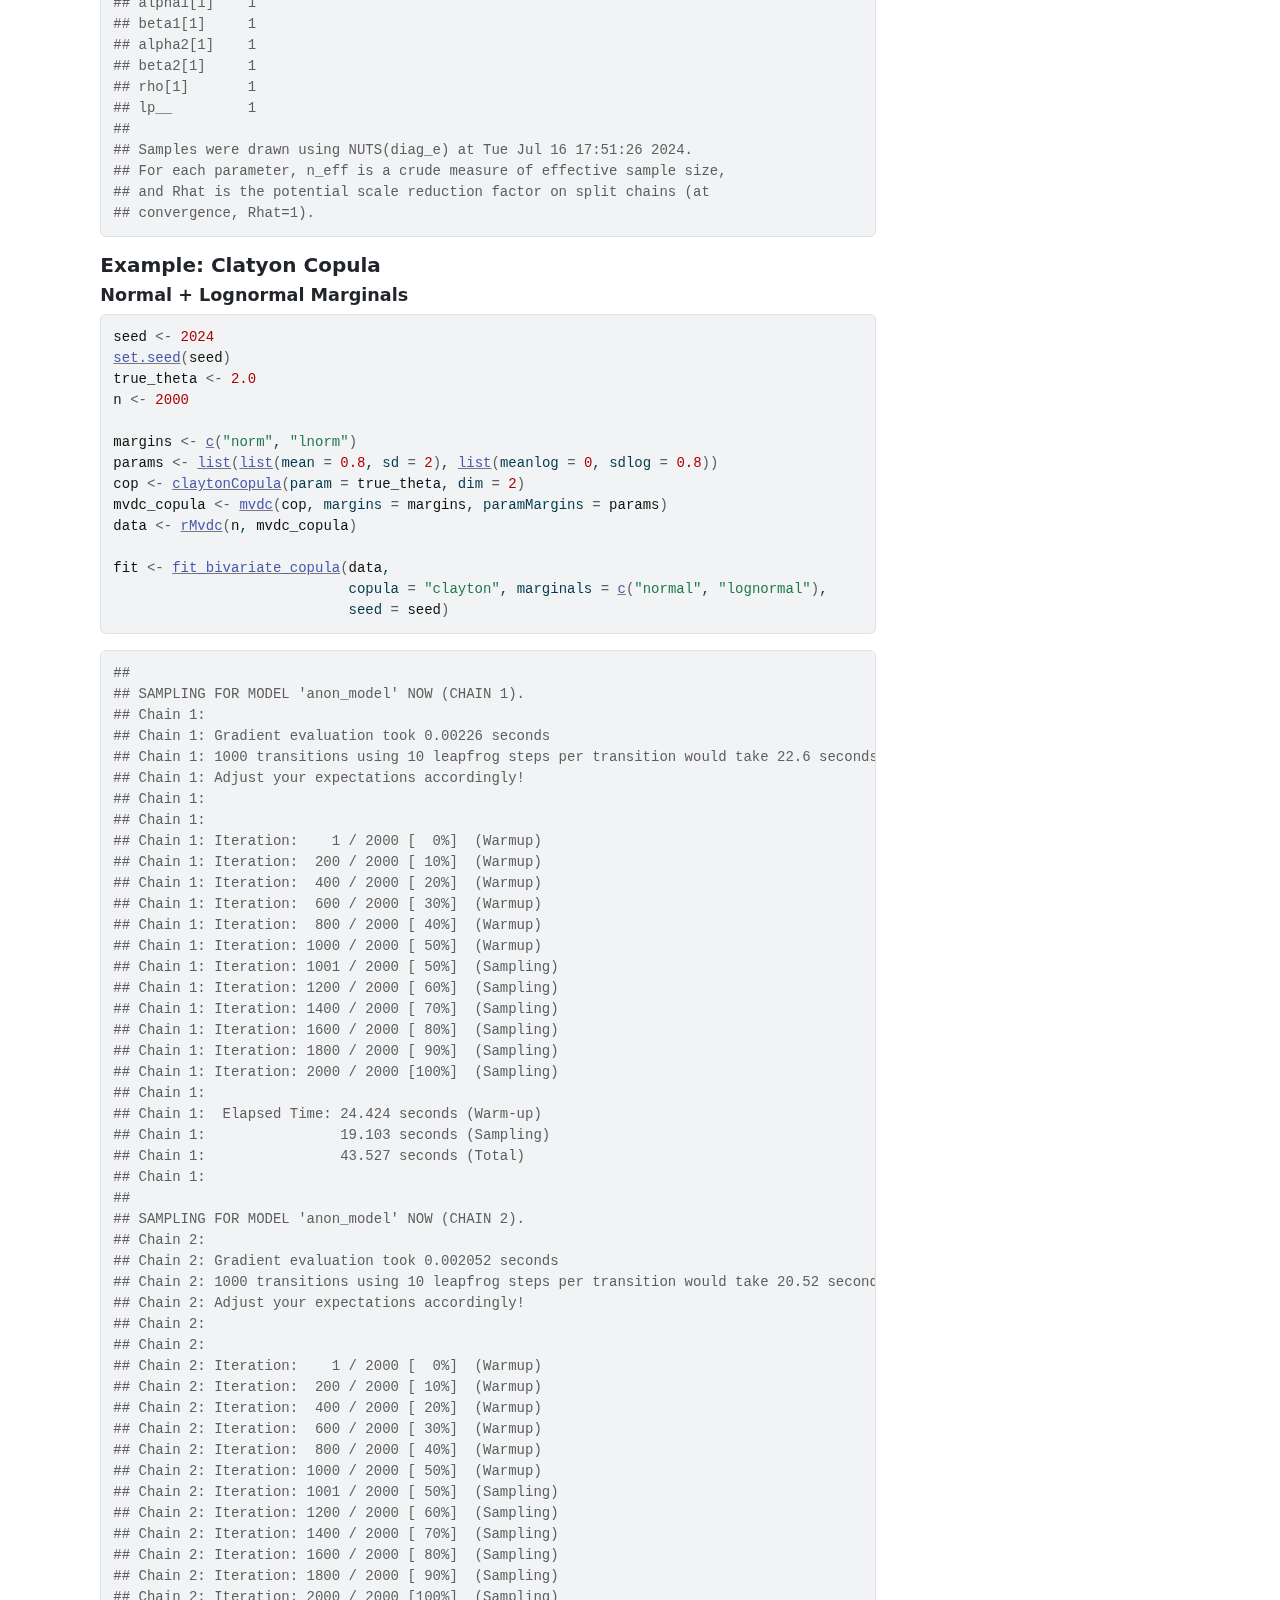
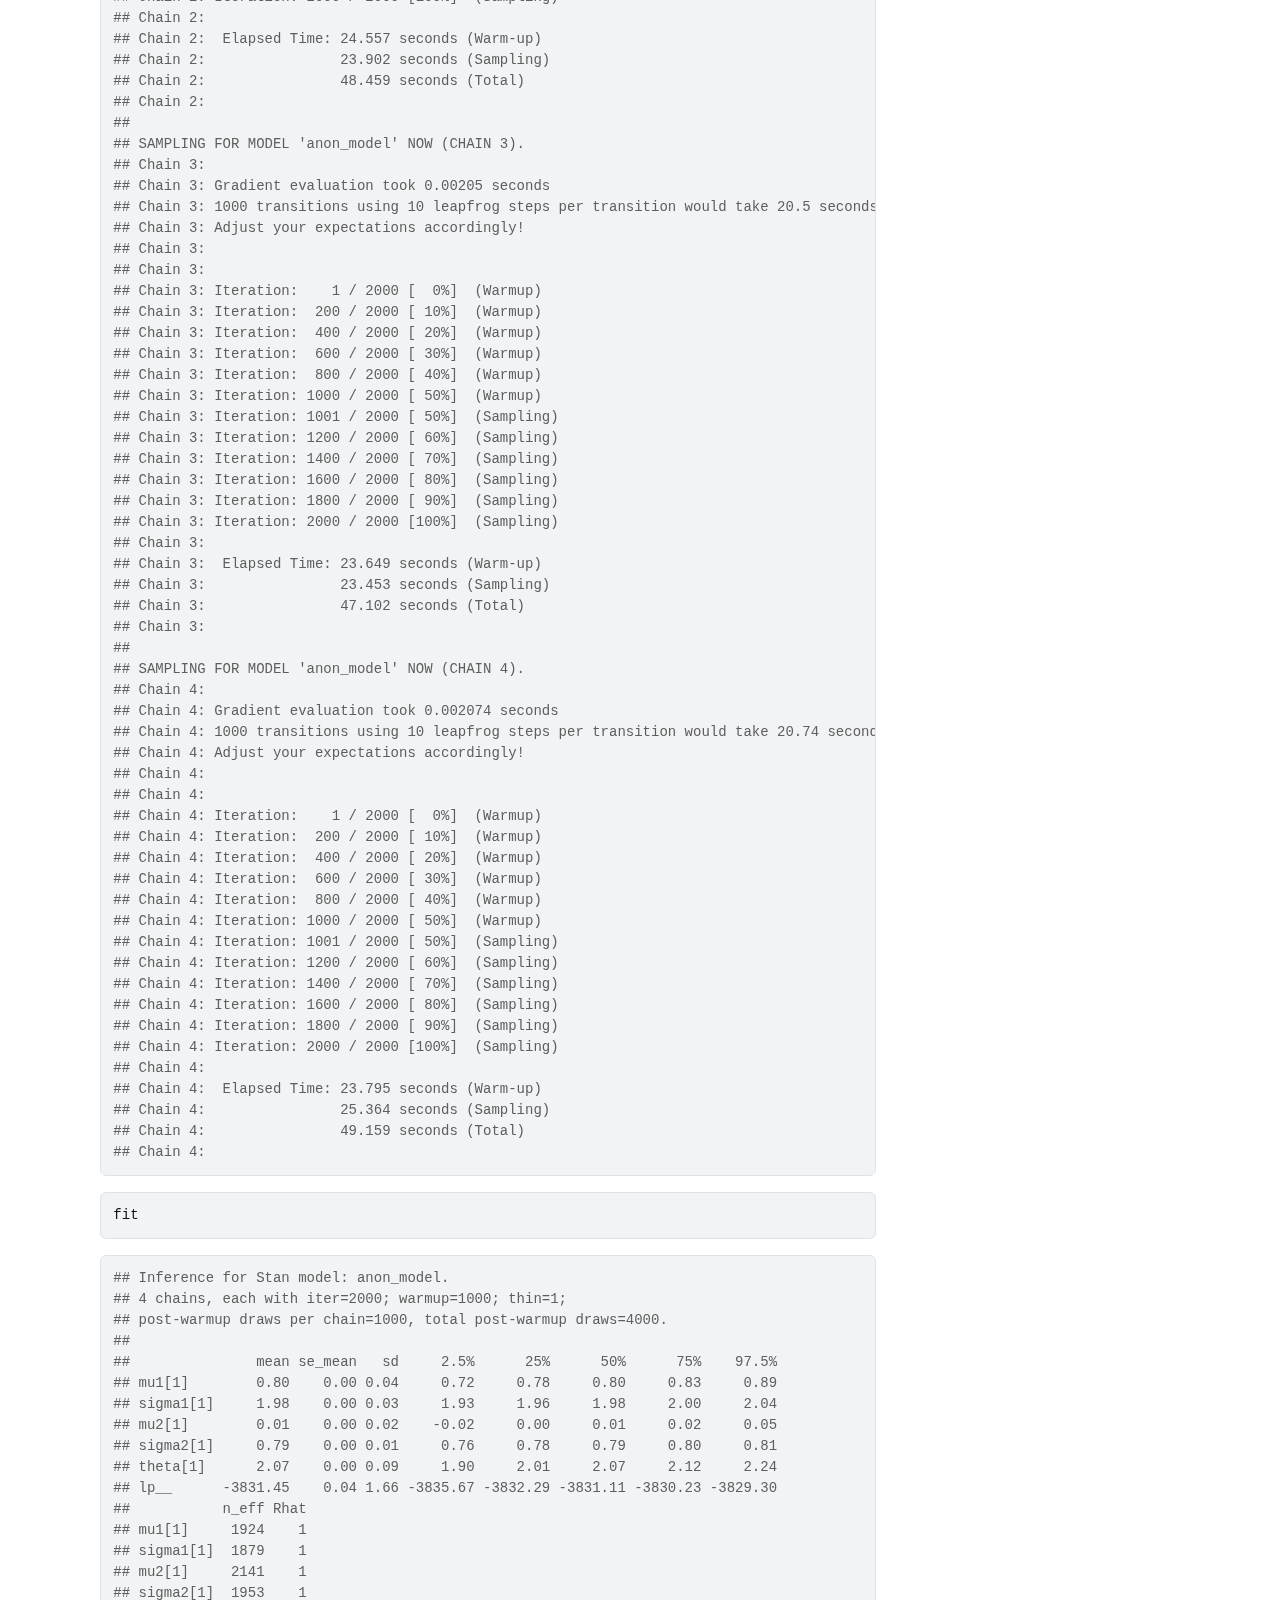
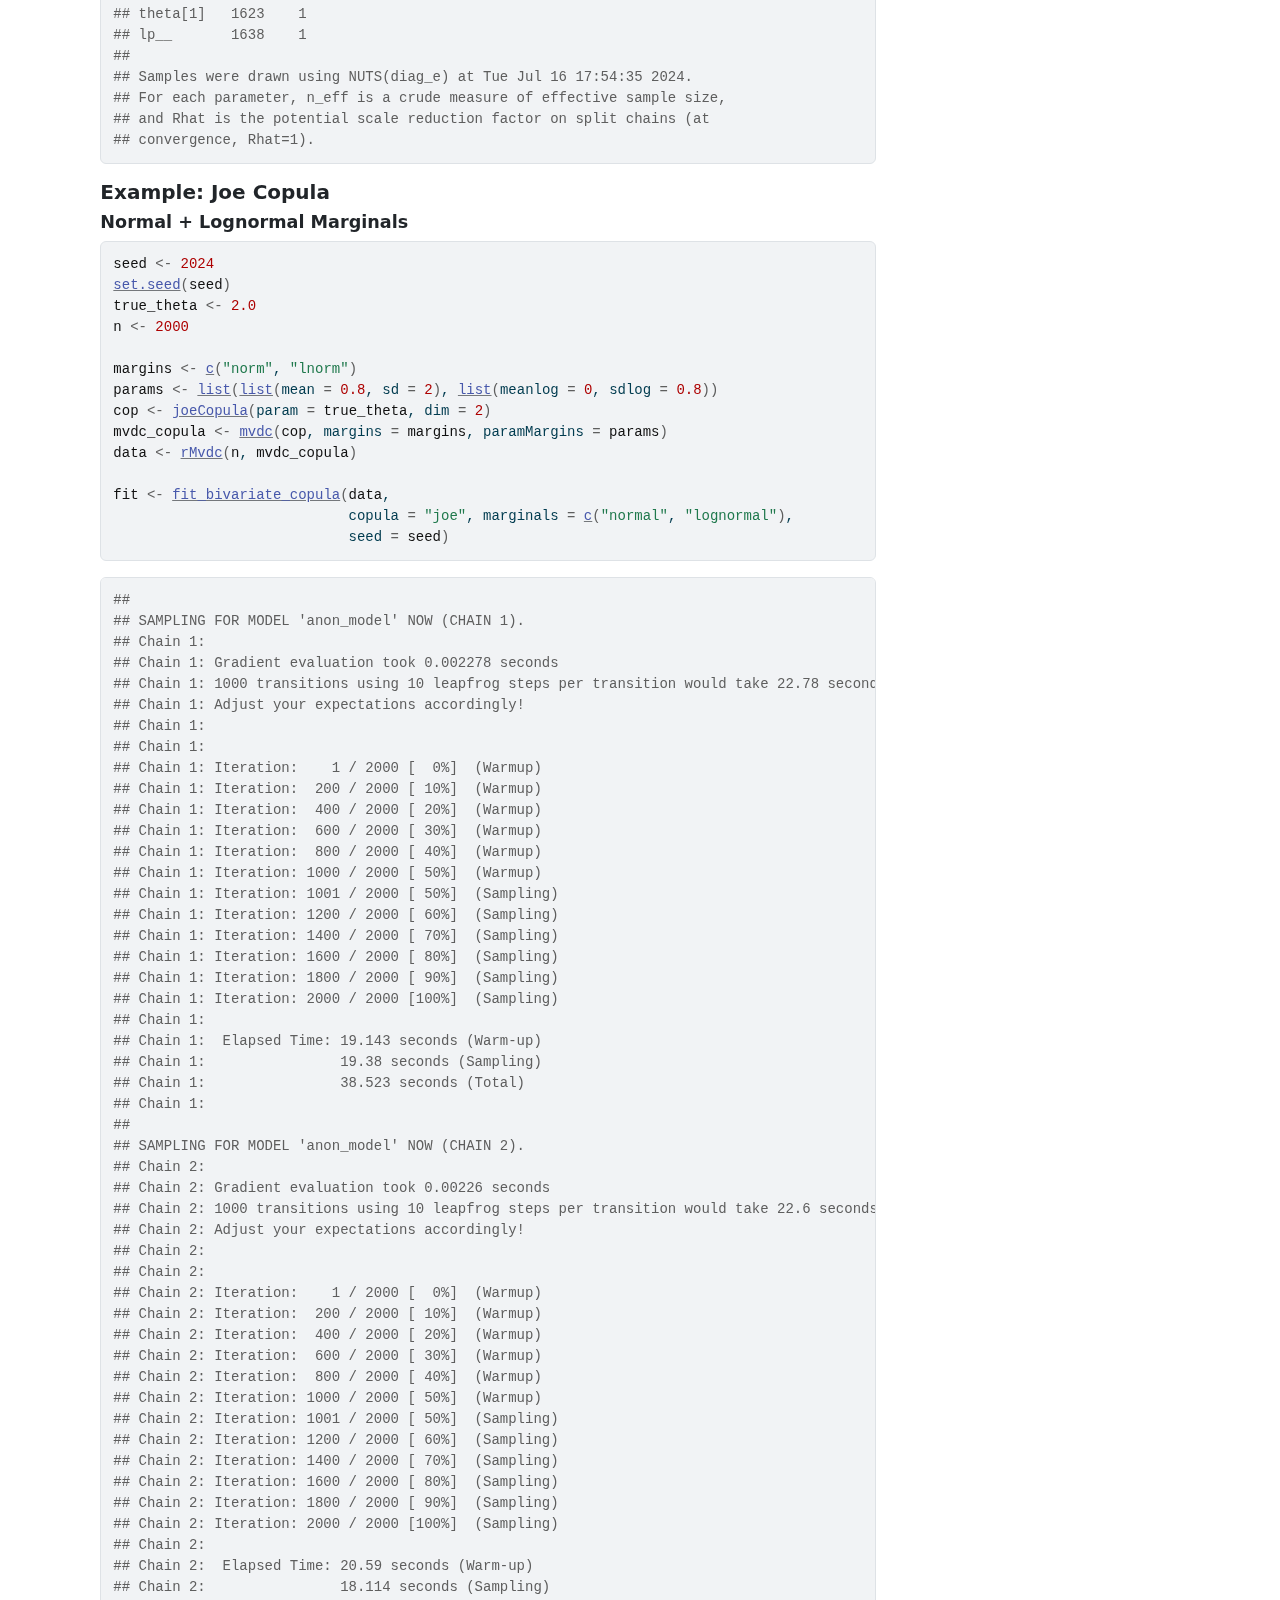
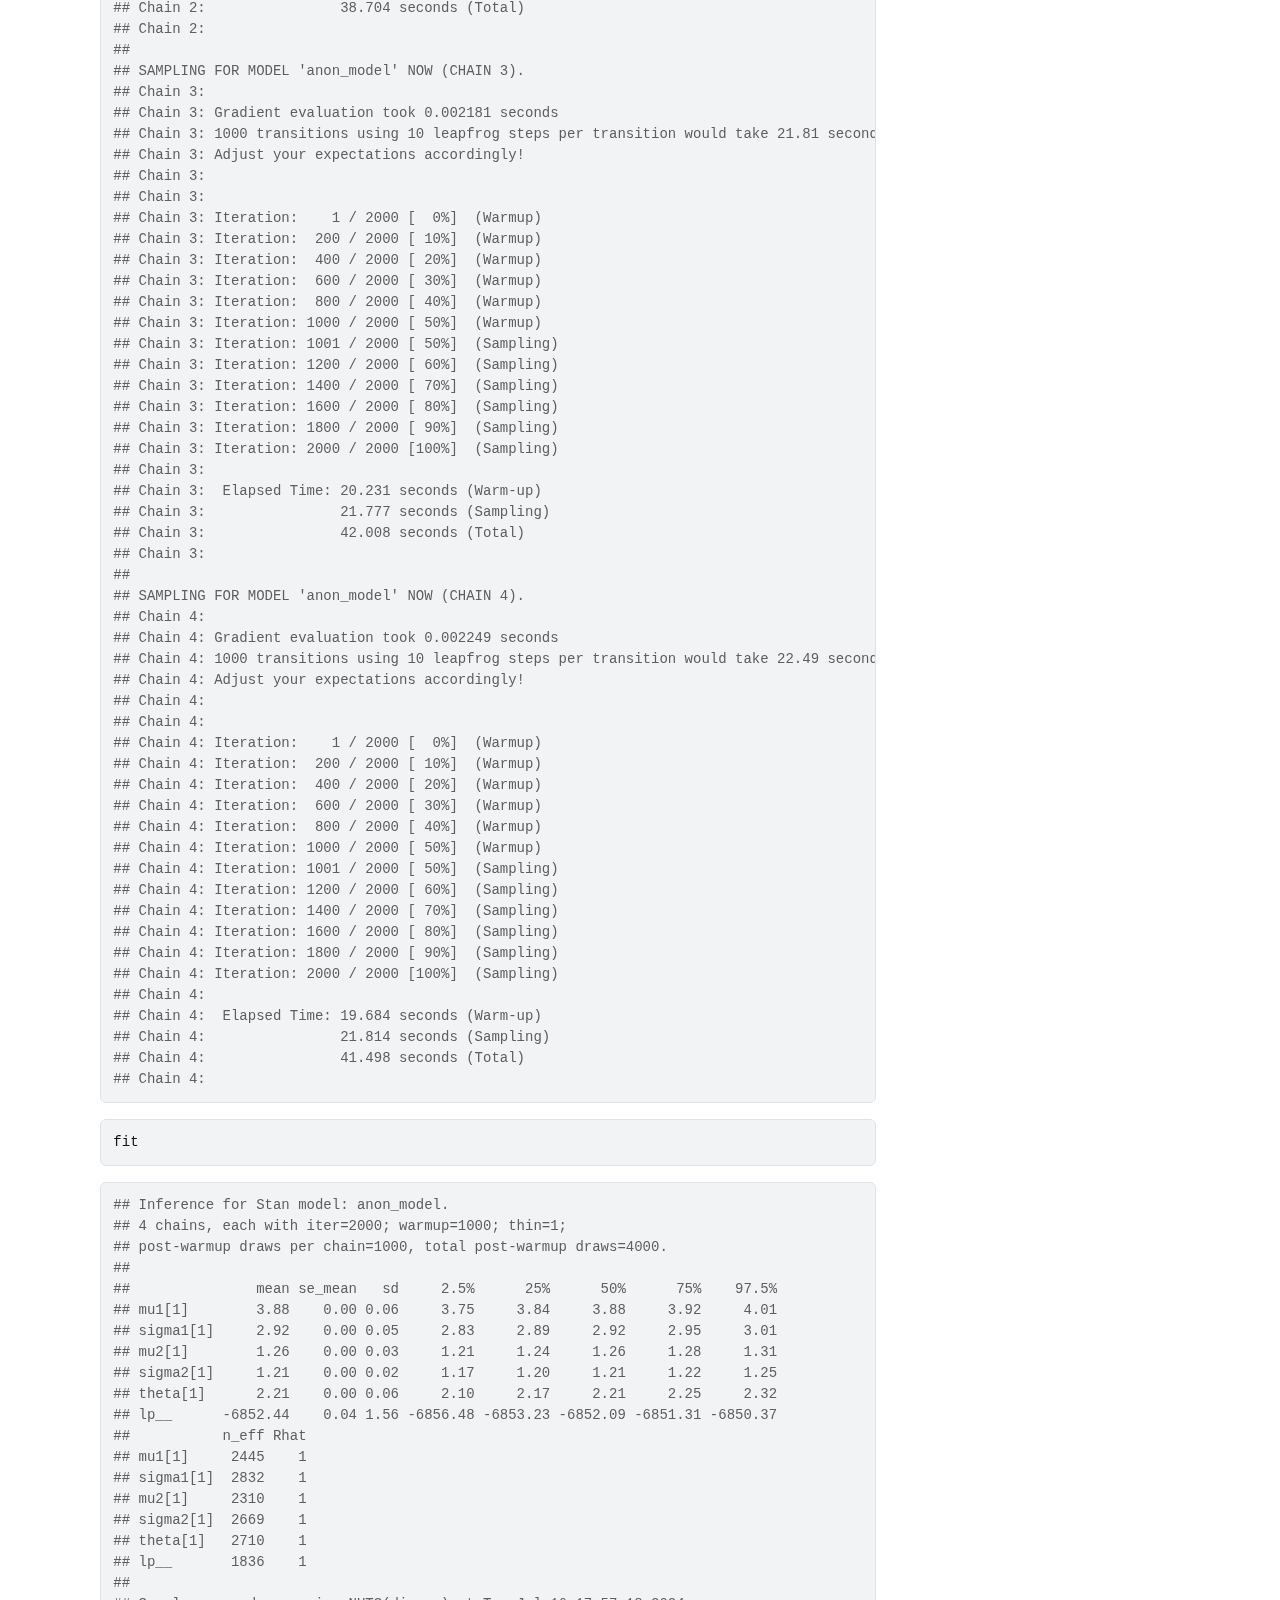
<file: articles/copulaStan-intro.html>
<!DOCTYPE html>
<!-- Generated by pkgdown: do not edit by hand --><html lang="en">
<head>
<meta http-equiv="Content-Type" content="text/html; charset=UTF-8">
<meta charset="utf-8">
<meta http-equiv="X-UA-Compatible" content="IE=edge">
<meta name="viewport" content="width=device-width, initial-scale=1, shrink-to-fit=no">
<title>copulaStan: Fitting Bivariate Gaussian and Clayton Copulas • copulaStan</title>
<script src="../deps/jquery-3.6.0/jquery-3.6.0.min.js"></script><meta name="viewport" content="width=device-width, initial-scale=1, shrink-to-fit=no">
<link href="../deps/bootstrap-5.3.1/bootstrap.min.css" rel="stylesheet">
<script src="../deps/bootstrap-5.3.1/bootstrap.bundle.min.js"></script><link href="../deps/font-awesome-6.4.2/css/all.min.css" rel="stylesheet">
<link href="../deps/font-awesome-6.4.2/css/v4-shims.min.css" rel="stylesheet">
<script src="../deps/headroom-0.11.0/headroom.min.js"></script><script src="../deps/headroom-0.11.0/jQuery.headroom.min.js"></script><script src="../deps/bootstrap-toc-1.0.1/bootstrap-toc.min.js"></script><script src="../deps/clipboard.js-2.0.11/clipboard.min.js"></script><script src="../deps/search-1.0.0/autocomplete.jquery.min.js"></script><script src="../deps/search-1.0.0/fuse.min.js"></script><script src="../deps/search-1.0.0/mark.min.js"></script><!-- pkgdown --><script src="../pkgdown.js"></script><meta property="og:title" content="copulaStan: Fitting Bivariate Gaussian and Clayton Copulas">
</head>
<body>
    <a href="#main" class="visually-hidden-focusable">Skip to contents</a>


    <nav class="navbar navbar-expand-lg fixed-top bg-light" data-bs-theme="light" aria-label="Site navigation"><div class="container">

    <a class="navbar-brand me-2" href="../index.html">copulaStan</a>

    <small class="nav-text text-muted me-auto" data-bs-toggle="tooltip" data-bs-placement="bottom" title="">0.4.0</small>


    <button class="navbar-toggler" type="button" data-bs-toggle="collapse" data-bs-target="#navbar" aria-controls="navbar" aria-expanded="false" aria-label="Toggle navigation">
      <span class="navbar-toggler-icon"></span>
    </button>

    <div id="navbar" class="collapse navbar-collapse ms-3">
      <ul class="navbar-nav me-auto">
<li class="nav-item"><a class="nav-link" href="../reference/index.html">Reference</a></li>
<li class="active nav-item dropdown">
  <button class="nav-link dropdown-toggle" type="button" id="dropdown-articles" data-bs-toggle="dropdown" aria-expanded="false" aria-haspopup="true">Articles</button>
  <ul class="dropdown-menu" aria-labelledby="dropdown-articles">
<li><a class="dropdown-item" href="../articles/copulaStan-intro.html">copulaStan: Fitting Bivariate Gaussian and Clayton Copulas</a></li>
  </ul>
</li>
<li class="nav-item"><a class="nav-link" href="../news/index.html">Changelog</a></li>
      </ul>
<ul class="navbar-nav">
<li class="nav-item"><form class="form-inline" role="search">
 <input class="form-control" type="search" name="search-input" id="search-input" autocomplete="off" aria-label="Search site" placeholder="Search for" data-search-index="../search.json">
</form></li>
      </ul>
</div>


  </div>
</nav><div class="container template-article">




<div class="row">
  <main id="main" class="col-md-9"><div class="page-header">

      <h1>copulaStan: Fitting Bivariate Gaussian and Clayton Copulas</h1>
            
      

      <div class="d-none name"><code>copulaStan-intro.Rmd</code></div>
    </div>

    
    
<div class="section level2">
<h2 id="introduction">Introduction<a class="anchor" aria-label="anchor" href="#introduction"></a>
</h2>
<p>In this vignette, we demonstrate how to fit bivariate Gaussian copula
models using the <code>copulaStan</code> package. We provide examples
for fitting Gaussian copula models with different types of marginals,
including normal, and lognormal distributions.</p>
<div class="sourceCode" id="cb1"><pre class="downlit sourceCode r">
<code class="sourceCode R"><span><span class="kw"><a href="https://rdrr.io/r/base/library.html" class="external-link">library</a></span><span class="op">(</span><span class="va"><a href="https://benlug.github.io/copulaStan/">copulaStan</a></span><span class="op">)</span></span>
<span><span class="kw"><a href="https://rdrr.io/r/base/library.html" class="external-link">library</a></span><span class="op">(</span><span class="va"><a href="https://copula.r-forge.r-project.org/" class="external-link">copula</a></span><span class="op">)</span></span></code></pre></div>
<div class="section level3">
<h3 id="example-gaussian-copula">Example: Gaussian Copula<a class="anchor" aria-label="anchor" href="#example-gaussian-copula"></a>
</h3>
<div class="section level4">
<h4 id="normal-lognormal-marginals">Normal + Lognormal Marginals<a class="anchor" aria-label="anchor" href="#normal-lognormal-marginals"></a>
</h4>
<div class="sourceCode" id="cb2"><pre class="downlit sourceCode r">
<code class="sourceCode R"><span><span class="va">seed</span> <span class="op">&lt;-</span> <span class="fl">2024</span></span>
<span><span class="fu"><a href="https://rdrr.io/r/base/Random.html" class="external-link">set.seed</a></span><span class="op">(</span><span class="va">seed</span><span class="op">)</span></span>
<span><span class="va">true_rho</span> <span class="op">&lt;-</span> <span class="fl">0.5</span></span>
<span><span class="va">n</span> <span class="op">&lt;-</span> <span class="fl">2000</span>  </span>
<span></span>
<span><span class="va">margins</span> <span class="op">&lt;-</span> <span class="fu"><a href="https://rdrr.io/r/base/c.html" class="external-link">c</a></span><span class="op">(</span><span class="st">"norm"</span>, <span class="st">"lnorm"</span><span class="op">)</span></span>
<span><span class="va">params</span> <span class="op">&lt;-</span> <span class="fu"><a href="https://rdrr.io/r/base/list.html" class="external-link">list</a></span><span class="op">(</span><span class="fu"><a href="https://rdrr.io/r/base/list.html" class="external-link">list</a></span><span class="op">(</span>mean <span class="op">=</span> <span class="fl">0.8</span>, sd <span class="op">=</span> <span class="fl">2</span><span class="op">)</span>, <span class="fu"><a href="https://rdrr.io/r/base/list.html" class="external-link">list</a></span><span class="op">(</span>meanlog <span class="op">=</span> <span class="fl">0</span>, sdlog <span class="op">=</span> <span class="fl">0.8</span><span class="op">)</span><span class="op">)</span></span>
<span><span class="va">cop</span> <span class="op">&lt;-</span> <span class="fu"><a href="https://rdrr.io/pkg/copula/man/ellipCopula.html" class="external-link">normalCopula</a></span><span class="op">(</span>param <span class="op">=</span> <span class="va">true_rho</span>, dim <span class="op">=</span> <span class="fl">2</span><span class="op">)</span></span>
<span><span class="va">mvdc_copula</span> <span class="op">&lt;-</span> <span class="fu"><a href="https://rdrr.io/pkg/copula/man/Mvdc.html" class="external-link">mvdc</a></span><span class="op">(</span><span class="va">cop</span>, margins <span class="op">=</span> <span class="va">margins</span>, paramMargins <span class="op">=</span> <span class="va">params</span><span class="op">)</span></span>
<span><span class="va">data</span> <span class="op">&lt;-</span> <span class="fu"><a href="https://rdrr.io/pkg/copula/man/Mvdc.html" class="external-link">rMvdc</a></span><span class="op">(</span><span class="va">n</span>, <span class="va">mvdc_copula</span><span class="op">)</span></span>
<span></span>
<span><span class="va">fit</span> <span class="op">&lt;-</span> <span class="fu"><a href="../reference/fit_bivariate_copula.html">fit_bivariate_copula</a></span><span class="op">(</span><span class="va">data</span>, </span>
<span>                            copula <span class="op">=</span> <span class="st">"gaussian"</span>, marginals <span class="op">=</span> <span class="fu"><a href="https://rdrr.io/r/base/c.html" class="external-link">c</a></span><span class="op">(</span><span class="st">"normal"</span>, <span class="st">"lognormal"</span><span class="op">)</span>, </span>
<span>                            seed <span class="op">=</span> <span class="va">seed</span><span class="op">)</span></span></code></pre></div>
<pre><code><span><span class="co">## </span></span>
<span><span class="co">## SAMPLING FOR MODEL 'anon_model' NOW (CHAIN 1).</span></span>
<span><span class="co">## Chain 1: </span></span>
<span><span class="co">## Chain 1: Gradient evaluation took 0.002766 seconds</span></span>
<span><span class="co">## Chain 1: 1000 transitions using 10 leapfrog steps per transition would take 27.66 seconds.</span></span>
<span><span class="co">## Chain 1: Adjust your expectations accordingly!</span></span>
<span><span class="co">## Chain 1: </span></span>
<span><span class="co">## Chain 1: </span></span>
<span><span class="co">## Chain 1: Iteration:    1 / 2000 [  0%]  (Warmup)</span></span>
<span><span class="co">## Chain 1: Iteration:  200 / 2000 [ 10%]  (Warmup)</span></span>
<span><span class="co">## Chain 1: Iteration:  400 / 2000 [ 20%]  (Warmup)</span></span>
<span><span class="co">## Chain 1: Iteration:  600 / 2000 [ 30%]  (Warmup)</span></span>
<span><span class="co">## Chain 1: Iteration:  800 / 2000 [ 40%]  (Warmup)</span></span>
<span><span class="co">## Chain 1: Iteration: 1000 / 2000 [ 50%]  (Warmup)</span></span>
<span><span class="co">## Chain 1: Iteration: 1001 / 2000 [ 50%]  (Sampling)</span></span>
<span><span class="co">## Chain 1: Iteration: 1200 / 2000 [ 60%]  (Sampling)</span></span>
<span><span class="co">## Chain 1: Iteration: 1400 / 2000 [ 70%]  (Sampling)</span></span>
<span><span class="co">## Chain 1: Iteration: 1600 / 2000 [ 80%]  (Sampling)</span></span>
<span><span class="co">## Chain 1: Iteration: 1800 / 2000 [ 90%]  (Sampling)</span></span>
<span><span class="co">## Chain 1: Iteration: 2000 / 2000 [100%]  (Sampling)</span></span>
<span><span class="co">## Chain 1: </span></span>
<span><span class="co">## Chain 1:  Elapsed Time: 11.892 seconds (Warm-up)</span></span>
<span><span class="co">## Chain 1:                11.525 seconds (Sampling)</span></span>
<span><span class="co">## Chain 1:                23.417 seconds (Total)</span></span>
<span><span class="co">## Chain 1: </span></span>
<span><span class="co">## </span></span>
<span><span class="co">## SAMPLING FOR MODEL 'anon_model' NOW (CHAIN 2).</span></span>
<span><span class="co">## Chain 2: </span></span>
<span><span class="co">## Chain 2: Gradient evaluation took 0.001615 seconds</span></span>
<span><span class="co">## Chain 2: 1000 transitions using 10 leapfrog steps per transition would take 16.15 seconds.</span></span>
<span><span class="co">## Chain 2: Adjust your expectations accordingly!</span></span>
<span><span class="co">## Chain 2: </span></span>
<span><span class="co">## Chain 2: </span></span>
<span><span class="co">## Chain 2: Iteration:    1 / 2000 [  0%]  (Warmup)</span></span>
<span><span class="co">## Chain 2: Iteration:  200 / 2000 [ 10%]  (Warmup)</span></span>
<span><span class="co">## Chain 2: Iteration:  400 / 2000 [ 20%]  (Warmup)</span></span>
<span><span class="co">## Chain 2: Iteration:  600 / 2000 [ 30%]  (Warmup)</span></span>
<span><span class="co">## Chain 2: Iteration:  800 / 2000 [ 40%]  (Warmup)</span></span>
<span><span class="co">## Chain 2: Iteration: 1000 / 2000 [ 50%]  (Warmup)</span></span>
<span><span class="co">## Chain 2: Iteration: 1001 / 2000 [ 50%]  (Sampling)</span></span>
<span><span class="co">## Chain 2: Iteration: 1200 / 2000 [ 60%]  (Sampling)</span></span>
<span><span class="co">## Chain 2: Iteration: 1400 / 2000 [ 70%]  (Sampling)</span></span>
<span><span class="co">## Chain 2: Iteration: 1600 / 2000 [ 80%]  (Sampling)</span></span>
<span><span class="co">## Chain 2: Iteration: 1800 / 2000 [ 90%]  (Sampling)</span></span>
<span><span class="co">## Chain 2: Iteration: 2000 / 2000 [100%]  (Sampling)</span></span>
<span><span class="co">## Chain 2: </span></span>
<span><span class="co">## Chain 2:  Elapsed Time: 12.236 seconds (Warm-up)</span></span>
<span><span class="co">## Chain 2:                10.953 seconds (Sampling)</span></span>
<span><span class="co">## Chain 2:                23.189 seconds (Total)</span></span>
<span><span class="co">## Chain 2: </span></span>
<span><span class="co">## </span></span>
<span><span class="co">## SAMPLING FOR MODEL 'anon_model' NOW (CHAIN 3).</span></span>
<span><span class="co">## Chain 3: </span></span>
<span><span class="co">## Chain 3: Gradient evaluation took 0.00162 seconds</span></span>
<span><span class="co">## Chain 3: 1000 transitions using 10 leapfrog steps per transition would take 16.2 seconds.</span></span>
<span><span class="co">## Chain 3: Adjust your expectations accordingly!</span></span>
<span><span class="co">## Chain 3: </span></span>
<span><span class="co">## Chain 3: </span></span>
<span><span class="co">## Chain 3: Iteration:    1 / 2000 [  0%]  (Warmup)</span></span>
<span><span class="co">## Chain 3: Iteration:  200 / 2000 [ 10%]  (Warmup)</span></span>
<span><span class="co">## Chain 3: Iteration:  400 / 2000 [ 20%]  (Warmup)</span></span>
<span><span class="co">## Chain 3: Iteration:  600 / 2000 [ 30%]  (Warmup)</span></span>
<span><span class="co">## Chain 3: Iteration:  800 / 2000 [ 40%]  (Warmup)</span></span>
<span><span class="co">## Chain 3: Iteration: 1000 / 2000 [ 50%]  (Warmup)</span></span>
<span><span class="co">## Chain 3: Iteration: 1001 / 2000 [ 50%]  (Sampling)</span></span>
<span><span class="co">## Chain 3: Iteration: 1200 / 2000 [ 60%]  (Sampling)</span></span>
<span><span class="co">## Chain 3: Iteration: 1400 / 2000 [ 70%]  (Sampling)</span></span>
<span><span class="co">## Chain 3: Iteration: 1600 / 2000 [ 80%]  (Sampling)</span></span>
<span><span class="co">## Chain 3: Iteration: 1800 / 2000 [ 90%]  (Sampling)</span></span>
<span><span class="co">## Chain 3: Iteration: 2000 / 2000 [100%]  (Sampling)</span></span>
<span><span class="co">## Chain 3: </span></span>
<span><span class="co">## Chain 3:  Elapsed Time: 12.288 seconds (Warm-up)</span></span>
<span><span class="co">## Chain 3:                11.878 seconds (Sampling)</span></span>
<span><span class="co">## Chain 3:                24.166 seconds (Total)</span></span>
<span><span class="co">## Chain 3: </span></span>
<span><span class="co">## </span></span>
<span><span class="co">## SAMPLING FOR MODEL 'anon_model' NOW (CHAIN 4).</span></span>
<span><span class="co">## Chain 4: </span></span>
<span><span class="co">## Chain 4: Gradient evaluation took 0.001611 seconds</span></span>
<span><span class="co">## Chain 4: 1000 transitions using 10 leapfrog steps per transition would take 16.11 seconds.</span></span>
<span><span class="co">## Chain 4: Adjust your expectations accordingly!</span></span>
<span><span class="co">## Chain 4: </span></span>
<span><span class="co">## Chain 4: </span></span>
<span><span class="co">## Chain 4: Iteration:    1 / 2000 [  0%]  (Warmup)</span></span>
<span><span class="co">## Chain 4: Iteration:  200 / 2000 [ 10%]  (Warmup)</span></span>
<span><span class="co">## Chain 4: Iteration:  400 / 2000 [ 20%]  (Warmup)</span></span>
<span><span class="co">## Chain 4: Iteration:  600 / 2000 [ 30%]  (Warmup)</span></span>
<span><span class="co">## Chain 4: Iteration:  800 / 2000 [ 40%]  (Warmup)</span></span>
<span><span class="co">## Chain 4: Iteration: 1000 / 2000 [ 50%]  (Warmup)</span></span>
<span><span class="co">## Chain 4: Iteration: 1001 / 2000 [ 50%]  (Sampling)</span></span>
<span><span class="co">## Chain 4: Iteration: 1200 / 2000 [ 60%]  (Sampling)</span></span>
<span><span class="co">## Chain 4: Iteration: 1400 / 2000 [ 70%]  (Sampling)</span></span>
<span><span class="co">## Chain 4: Iteration: 1600 / 2000 [ 80%]  (Sampling)</span></span>
<span><span class="co">## Chain 4: Iteration: 1800 / 2000 [ 90%]  (Sampling)</span></span>
<span><span class="co">## Chain 4: Iteration: 2000 / 2000 [100%]  (Sampling)</span></span>
<span><span class="co">## Chain 4: </span></span>
<span><span class="co">## Chain 4:  Elapsed Time: 11.554 seconds (Warm-up)</span></span>
<span><span class="co">## Chain 4:                11.583 seconds (Sampling)</span></span>
<span><span class="co">## Chain 4:                23.137 seconds (Total)</span></span>
<span><span class="co">## Chain 4:</span></span></code></pre>
<div class="sourceCode" id="cb4"><pre class="downlit sourceCode r">
<code class="sourceCode R"><span><span class="va">fit</span></span></code></pre></div>
<pre><code><span><span class="co">## Inference for Stan model: anon_model.</span></span>
<span><span class="co">## 4 chains, each with iter=2000; warmup=1000; thin=1; </span></span>
<span><span class="co">## post-warmup draws per chain=1000, total post-warmup draws=4000.</span></span>
<span><span class="co">## </span></span>
<span><span class="co">##               mean se_mean   sd     2.5%      25%      50%      75%    97.5%</span></span>
<span><span class="co">## mu1[1]        0.79    0.00 0.05     0.70     0.75     0.79     0.82     0.88</span></span>
<span><span class="co">## sigma1[1]     2.03    0.00 0.03     1.97     2.01     2.03     2.06     2.10</span></span>
<span><span class="co">## mu2[1]        0.02    0.00 0.02    -0.01     0.01     0.02     0.03     0.06</span></span>
<span><span class="co">## sigma2[1]     0.79    0.00 0.01     0.76     0.78     0.79     0.79     0.81</span></span>
<span><span class="co">## rho[1]        0.53    0.00 0.02     0.50     0.52     0.53     0.54     0.56</span></span>
<span><span class="co">## lp__      -4448.13    0.04 1.61 -4452.09 -4448.96 -4447.79 -4446.94 -4446.01</span></span>
<span><span class="co">##           n_eff Rhat</span></span>
<span><span class="co">## mu1[1]     3576    1</span></span>
<span><span class="co">## sigma1[1]  3748    1</span></span>
<span><span class="co">## mu2[1]     3482    1</span></span>
<span><span class="co">## sigma2[1]  3680    1</span></span>
<span><span class="co">## rho[1]     3459    1</span></span>
<span><span class="co">## lp__       1771    1</span></span>
<span><span class="co">## </span></span>
<span><span class="co">## Samples were drawn using NUTS(diag_e) at Tue Jul 16 17:31:16 2024.</span></span>
<span><span class="co">## For each parameter, n_eff is a crude measure of effective sample size,</span></span>
<span><span class="co">## and Rhat is the potential scale reduction factor on split chains (at </span></span>
<span><span class="co">## convergence, Rhat=1).</span></span></code></pre>
</div>
<div class="section level4">
<h4 id="normal-exponential-marginals">Normal + Exponential Marginals<a class="anchor" aria-label="anchor" href="#normal-exponential-marginals"></a>
</h4>
<div class="sourceCode" id="cb6"><pre class="downlit sourceCode r">
<code class="sourceCode R"><span><span class="va">seed</span> <span class="op">&lt;-</span> <span class="fl">2024</span></span>
<span><span class="fu"><a href="https://rdrr.io/r/base/Random.html" class="external-link">set.seed</a></span><span class="op">(</span><span class="va">seed</span><span class="op">)</span></span>
<span><span class="va">true_rho</span> <span class="op">&lt;-</span> <span class="fl">0.5</span></span>
<span><span class="va">n</span> <span class="op">&lt;-</span> <span class="fl">2000</span>  </span>
<span></span>
<span><span class="va">margins</span> <span class="op">&lt;-</span> <span class="fu"><a href="https://rdrr.io/r/base/c.html" class="external-link">c</a></span><span class="op">(</span><span class="st">"norm"</span>, <span class="st">"exp"</span><span class="op">)</span></span>
<span><span class="va">params</span> <span class="op">&lt;-</span> <span class="fu"><a href="https://rdrr.io/r/base/list.html" class="external-link">list</a></span><span class="op">(</span><span class="fu"><a href="https://rdrr.io/r/base/list.html" class="external-link">list</a></span><span class="op">(</span>mean <span class="op">=</span> <span class="fl">0.8</span>, sd <span class="op">=</span> <span class="fl">2</span><span class="op">)</span>, <span class="fu"><a href="https://rdrr.io/r/base/list.html" class="external-link">list</a></span><span class="op">(</span>rate <span class="op">=</span> <span class="fl">1</span><span class="op">)</span><span class="op">)</span></span>
<span><span class="va">cop</span> <span class="op">&lt;-</span> <span class="fu"><a href="https://rdrr.io/pkg/copula/man/ellipCopula.html" class="external-link">normalCopula</a></span><span class="op">(</span>param <span class="op">=</span> <span class="va">true_rho</span>, dim <span class="op">=</span> <span class="fl">2</span><span class="op">)</span></span>
<span><span class="va">mvdc_copula</span> <span class="op">&lt;-</span> <span class="fu"><a href="https://rdrr.io/pkg/copula/man/Mvdc.html" class="external-link">mvdc</a></span><span class="op">(</span><span class="va">cop</span>, margins <span class="op">=</span> <span class="va">margins</span>, paramMargins <span class="op">=</span> <span class="va">params</span><span class="op">)</span></span>
<span><span class="va">data</span> <span class="op">&lt;-</span> <span class="fu"><a href="https://rdrr.io/pkg/copula/man/Mvdc.html" class="external-link">rMvdc</a></span><span class="op">(</span><span class="va">n</span>, <span class="va">mvdc_copula</span><span class="op">)</span></span>
<span></span>
<span><span class="va">fit</span> <span class="op">&lt;-</span> <span class="fu"><a href="../reference/fit_bivariate_copula.html">fit_bivariate_copula</a></span><span class="op">(</span><span class="va">data</span>, </span>
<span>                            copula <span class="op">=</span> <span class="st">"gaussian"</span>, marginals <span class="op">=</span> <span class="fu"><a href="https://rdrr.io/r/base/c.html" class="external-link">c</a></span><span class="op">(</span><span class="st">"normal"</span>, <span class="st">"exponential"</span><span class="op">)</span>, </span>
<span>                            seed <span class="op">=</span> <span class="va">seed</span><span class="op">)</span></span></code></pre></div>
<pre><code><span><span class="co">## </span></span>
<span><span class="co">## SAMPLING FOR MODEL 'anon_model' NOW (CHAIN 1).</span></span>
<span><span class="co">## Chain 1: </span></span>
<span><span class="co">## Chain 1: Gradient evaluation took 0.001494 seconds</span></span>
<span><span class="co">## Chain 1: 1000 transitions using 10 leapfrog steps per transition would take 14.94 seconds.</span></span>
<span><span class="co">## Chain 1: Adjust your expectations accordingly!</span></span>
<span><span class="co">## Chain 1: </span></span>
<span><span class="co">## Chain 1: </span></span>
<span><span class="co">## Chain 1: Iteration:    1 / 2000 [  0%]  (Warmup)</span></span>
<span><span class="co">## Chain 1: Iteration:  200 / 2000 [ 10%]  (Warmup)</span></span>
<span><span class="co">## Chain 1: Iteration:  400 / 2000 [ 20%]  (Warmup)</span></span>
<span><span class="co">## Chain 1: Iteration:  600 / 2000 [ 30%]  (Warmup)</span></span>
<span><span class="co">## Chain 1: Iteration:  800 / 2000 [ 40%]  (Warmup)</span></span>
<span><span class="co">## Chain 1: Iteration: 1000 / 2000 [ 50%]  (Warmup)</span></span>
<span><span class="co">## Chain 1: Iteration: 1001 / 2000 [ 50%]  (Sampling)</span></span>
<span><span class="co">## Chain 1: Iteration: 1200 / 2000 [ 60%]  (Sampling)</span></span>
<span><span class="co">## Chain 1: Iteration: 1400 / 2000 [ 70%]  (Sampling)</span></span>
<span><span class="co">## Chain 1: Iteration: 1600 / 2000 [ 80%]  (Sampling)</span></span>
<span><span class="co">## Chain 1: Iteration: 1800 / 2000 [ 90%]  (Sampling)</span></span>
<span><span class="co">## Chain 1: Iteration: 2000 / 2000 [100%]  (Sampling)</span></span>
<span><span class="co">## Chain 1: </span></span>
<span><span class="co">## Chain 1:  Elapsed Time: 9.993 seconds (Warm-up)</span></span>
<span><span class="co">## Chain 1:                8.99 seconds (Sampling)</span></span>
<span><span class="co">## Chain 1:                18.983 seconds (Total)</span></span>
<span><span class="co">## Chain 1: </span></span>
<span><span class="co">## </span></span>
<span><span class="co">## SAMPLING FOR MODEL 'anon_model' NOW (CHAIN 2).</span></span>
<span><span class="co">## Chain 2: </span></span>
<span><span class="co">## Chain 2: Gradient evaluation took 0.001486 seconds</span></span>
<span><span class="co">## Chain 2: 1000 transitions using 10 leapfrog steps per transition would take 14.86 seconds.</span></span>
<span><span class="co">## Chain 2: Adjust your expectations accordingly!</span></span>
<span><span class="co">## Chain 2: </span></span>
<span><span class="co">## Chain 2: </span></span>
<span><span class="co">## Chain 2: Iteration:    1 / 2000 [  0%]  (Warmup)</span></span>
<span><span class="co">## Chain 2: Iteration:  200 / 2000 [ 10%]  (Warmup)</span></span>
<span><span class="co">## Chain 2: Iteration:  400 / 2000 [ 20%]  (Warmup)</span></span>
<span><span class="co">## Chain 2: Iteration:  600 / 2000 [ 30%]  (Warmup)</span></span>
<span><span class="co">## Chain 2: Iteration:  800 / 2000 [ 40%]  (Warmup)</span></span>
<span><span class="co">## Chain 2: Iteration: 1000 / 2000 [ 50%]  (Warmup)</span></span>
<span><span class="co">## Chain 2: Iteration: 1001 / 2000 [ 50%]  (Sampling)</span></span>
<span><span class="co">## Chain 2: Iteration: 1200 / 2000 [ 60%]  (Sampling)</span></span>
<span><span class="co">## Chain 2: Iteration: 1400 / 2000 [ 70%]  (Sampling)</span></span>
<span><span class="co">## Chain 2: Iteration: 1600 / 2000 [ 80%]  (Sampling)</span></span>
<span><span class="co">## Chain 2: Iteration: 1800 / 2000 [ 90%]  (Sampling)</span></span>
<span><span class="co">## Chain 2: Iteration: 2000 / 2000 [100%]  (Sampling)</span></span>
<span><span class="co">## Chain 2: </span></span>
<span><span class="co">## Chain 2:  Elapsed Time: 10.212 seconds (Warm-up)</span></span>
<span><span class="co">## Chain 2:                9.527 seconds (Sampling)</span></span>
<span><span class="co">## Chain 2:                19.739 seconds (Total)</span></span>
<span><span class="co">## Chain 2: </span></span>
<span><span class="co">## </span></span>
<span><span class="co">## SAMPLING FOR MODEL 'anon_model' NOW (CHAIN 3).</span></span>
<span><span class="co">## Chain 3: </span></span>
<span><span class="co">## Chain 3: Gradient evaluation took 0.001468 seconds</span></span>
<span><span class="co">## Chain 3: 1000 transitions using 10 leapfrog steps per transition would take 14.68 seconds.</span></span>
<span><span class="co">## Chain 3: Adjust your expectations accordingly!</span></span>
<span><span class="co">## Chain 3: </span></span>
<span><span class="co">## Chain 3: </span></span>
<span><span class="co">## Chain 3: Iteration:    1 / 2000 [  0%]  (Warmup)</span></span>
<span><span class="co">## Chain 3: Iteration:  200 / 2000 [ 10%]  (Warmup)</span></span>
<span><span class="co">## Chain 3: Iteration:  400 / 2000 [ 20%]  (Warmup)</span></span>
<span><span class="co">## Chain 3: Iteration:  600 / 2000 [ 30%]  (Warmup)</span></span>
<span><span class="co">## Chain 3: Iteration:  800 / 2000 [ 40%]  (Warmup)</span></span>
<span><span class="co">## Chain 3: Iteration: 1000 / 2000 [ 50%]  (Warmup)</span></span>
<span><span class="co">## Chain 3: Iteration: 1001 / 2000 [ 50%]  (Sampling)</span></span>
<span><span class="co">## Chain 3: Iteration: 1200 / 2000 [ 60%]  (Sampling)</span></span>
<span><span class="co">## Chain 3: Iteration: 1400 / 2000 [ 70%]  (Sampling)</span></span>
<span><span class="co">## Chain 3: Iteration: 1600 / 2000 [ 80%]  (Sampling)</span></span>
<span><span class="co">## Chain 3: Iteration: 1800 / 2000 [ 90%]  (Sampling)</span></span>
<span><span class="co">## Chain 3: Iteration: 2000 / 2000 [100%]  (Sampling)</span></span>
<span><span class="co">## Chain 3: </span></span>
<span><span class="co">## Chain 3:  Elapsed Time: 10.353 seconds (Warm-up)</span></span>
<span><span class="co">## Chain 3:                10.524 seconds (Sampling)</span></span>
<span><span class="co">## Chain 3:                20.877 seconds (Total)</span></span>
<span><span class="co">## Chain 3: </span></span>
<span><span class="co">## </span></span>
<span><span class="co">## SAMPLING FOR MODEL 'anon_model' NOW (CHAIN 4).</span></span>
<span><span class="co">## Chain 4: </span></span>
<span><span class="co">## Chain 4: Gradient evaluation took 0.001498 seconds</span></span>
<span><span class="co">## Chain 4: 1000 transitions using 10 leapfrog steps per transition would take 14.98 seconds.</span></span>
<span><span class="co">## Chain 4: Adjust your expectations accordingly!</span></span>
<span><span class="co">## Chain 4: </span></span>
<span><span class="co">## Chain 4: </span></span>
<span><span class="co">## Chain 4: Iteration:    1 / 2000 [  0%]  (Warmup)</span></span>
<span><span class="co">## Chain 4: Iteration:  200 / 2000 [ 10%]  (Warmup)</span></span>
<span><span class="co">## Chain 4: Iteration:  400 / 2000 [ 20%]  (Warmup)</span></span>
<span><span class="co">## Chain 4: Iteration:  600 / 2000 [ 30%]  (Warmup)</span></span>
<span><span class="co">## Chain 4: Iteration:  800 / 2000 [ 40%]  (Warmup)</span></span>
<span><span class="co">## Chain 4: Iteration: 1000 / 2000 [ 50%]  (Warmup)</span></span>
<span><span class="co">## Chain 4: Iteration: 1001 / 2000 [ 50%]  (Sampling)</span></span>
<span><span class="co">## Chain 4: Iteration: 1200 / 2000 [ 60%]  (Sampling)</span></span>
<span><span class="co">## Chain 4: Iteration: 1400 / 2000 [ 70%]  (Sampling)</span></span>
<span><span class="co">## Chain 4: Iteration: 1600 / 2000 [ 80%]  (Sampling)</span></span>
<span><span class="co">## Chain 4: Iteration: 1800 / 2000 [ 90%]  (Sampling)</span></span>
<span><span class="co">## Chain 4: Iteration: 2000 / 2000 [100%]  (Sampling)</span></span>
<span><span class="co">## Chain 4: </span></span>
<span><span class="co">## Chain 4:  Elapsed Time: 9.851 seconds (Warm-up)</span></span>
<span><span class="co">## Chain 4:                10.451 seconds (Sampling)</span></span>
<span><span class="co">## Chain 4:                20.302 seconds (Total)</span></span>
<span><span class="co">## Chain 4:</span></span></code></pre>
<div class="sourceCode" id="cb8"><pre class="downlit sourceCode r">
<code class="sourceCode R"><span><span class="va">fit</span></span></code></pre></div>
<pre><code><span><span class="co">## Inference for Stan model: anon_model.</span></span>
<span><span class="co">## 4 chains, each with iter=2000; warmup=1000; thin=1; </span></span>
<span><span class="co">## post-warmup draws per chain=1000, total post-warmup draws=4000.</span></span>
<span><span class="co">## </span></span>
<span><span class="co">##                mean se_mean   sd     2.5%      25%      50%      75%    97.5%</span></span>
<span><span class="co">## mu1[1]         0.77    0.00 0.04     0.69     0.74     0.77     0.80     0.86</span></span>
<span><span class="co">## sigma1[1]      2.05    0.00 0.03     1.98     2.02     2.05     2.07     2.11</span></span>
<span><span class="co">## lambda2[1]     0.99    0.00 0.02     0.94     0.97     0.99     1.00     1.03</span></span>
<span><span class="co">## rho[1]         0.54    0.00 0.01     0.51     0.53     0.54     0.55     0.57</span></span>
<span><span class="co">## lp__       -4122.40    0.03 1.43 -4125.98 -4123.15 -4122.07 -4121.35 -4120.64</span></span>
<span><span class="co">##            n_eff Rhat</span></span>
<span><span class="co">## mu1[1]      3361    1</span></span>
<span><span class="co">## sigma1[1]   3234    1</span></span>
<span><span class="co">## lambda2[1]  3272    1</span></span>
<span><span class="co">## rho[1]      3169    1</span></span>
<span><span class="co">## lp__        2162    1</span></span>
<span><span class="co">## </span></span>
<span><span class="co">## Samples were drawn using NUTS(diag_e) at Tue Jul 16 17:32:37 2024.</span></span>
<span><span class="co">## For each parameter, n_eff is a crude measure of effective sample size,</span></span>
<span><span class="co">## and Rhat is the potential scale reduction factor on split chains (at </span></span>
<span><span class="co">## convergence, Rhat=1).</span></span></code></pre>
</div>
<div class="section level4">
<h4 id="beta-beta-marginals">Beta + Beta Marginals<a class="anchor" aria-label="anchor" href="#beta-beta-marginals"></a>
</h4>
<div class="sourceCode" id="cb10"><pre class="downlit sourceCode r">
<code class="sourceCode R"><span><span class="va">seed</span> <span class="op">&lt;-</span> <span class="fl">2024</span></span>
<span><span class="fu"><a href="https://rdrr.io/r/base/Random.html" class="external-link">set.seed</a></span><span class="op">(</span><span class="va">seed</span><span class="op">)</span></span>
<span><span class="va">true_rho</span> <span class="op">&lt;-</span> <span class="fl">0.5</span></span>
<span><span class="va">n</span> <span class="op">&lt;-</span> <span class="fl">2000</span>  </span>
<span></span>
<span><span class="co"># Parameters for beta distributions</span></span>
<span><span class="va">alpha1</span> <span class="op">&lt;-</span> <span class="fl">2</span></span>
<span><span class="va">beta1</span> <span class="op">&lt;-</span> <span class="fl">5</span></span>
<span><span class="va">alpha2</span> <span class="op">&lt;-</span> <span class="fl">3</span></span>
<span><span class="va">beta2</span> <span class="op">&lt;-</span> <span class="fl">4</span></span>
<span></span>
<span><span class="co"># Generate beta distributed data</span></span>
<span><span class="va">margins</span> <span class="op">&lt;-</span> <span class="fu"><a href="https://rdrr.io/r/base/c.html" class="external-link">c</a></span><span class="op">(</span><span class="st">"beta"</span>, <span class="st">"beta"</span><span class="op">)</span></span>
<span><span class="va">params</span> <span class="op">&lt;-</span> <span class="fu"><a href="https://rdrr.io/r/base/list.html" class="external-link">list</a></span><span class="op">(</span><span class="fu"><a href="https://rdrr.io/r/base/list.html" class="external-link">list</a></span><span class="op">(</span>shape1 <span class="op">=</span> <span class="va">alpha1</span>, shape2 <span class="op">=</span> <span class="va">beta1</span><span class="op">)</span>, <span class="fu"><a href="https://rdrr.io/r/base/list.html" class="external-link">list</a></span><span class="op">(</span>shape1 <span class="op">=</span> <span class="va">alpha2</span>, shape2 <span class="op">=</span> <span class="va">beta2</span><span class="op">)</span><span class="op">)</span></span>
<span><span class="va">cop</span> <span class="op">&lt;-</span> <span class="fu"><a href="https://rdrr.io/pkg/copula/man/ellipCopula.html" class="external-link">normalCopula</a></span><span class="op">(</span>param <span class="op">=</span> <span class="va">true_rho</span>, dim <span class="op">=</span> <span class="fl">2</span><span class="op">)</span></span>
<span><span class="va">mvdc_copula</span> <span class="op">&lt;-</span> <span class="fu"><a href="https://rdrr.io/pkg/copula/man/Mvdc.html" class="external-link">mvdc</a></span><span class="op">(</span><span class="va">cop</span>, margins <span class="op">=</span> <span class="va">margins</span>, paramMargins <span class="op">=</span> <span class="va">params</span><span class="op">)</span></span>
<span><span class="va">data</span> <span class="op">&lt;-</span> <span class="fu"><a href="https://rdrr.io/pkg/copula/man/Mvdc.html" class="external-link">rMvdc</a></span><span class="op">(</span><span class="va">n</span>, <span class="va">mvdc_copula</span><span class="op">)</span></span>
<span></span>
<span><span class="va">fit</span> <span class="op">&lt;-</span> <span class="fu"><a href="../reference/fit_bivariate_copula.html">fit_bivariate_copula</a></span><span class="op">(</span><span class="va">data</span>, </span>
<span>                            copula <span class="op">=</span> <span class="st">"gaussian"</span>, marginals <span class="op">=</span> <span class="fu"><a href="https://rdrr.io/r/base/c.html" class="external-link">c</a></span><span class="op">(</span><span class="st">"beta"</span>, <span class="st">"beta"</span><span class="op">)</span>, </span>
<span>                            seed <span class="op">=</span> <span class="va">seed</span><span class="op">)</span></span></code></pre></div>
<pre><code><span><span class="co">## </span></span>
<span><span class="co">## SAMPLING FOR MODEL 'anon_model' NOW (CHAIN 1).</span></span>
<span><span class="co">## Chain 1: </span></span>
<span><span class="co">## Chain 1: Gradient evaluation took 0.003532 seconds</span></span>
<span><span class="co">## Chain 1: 1000 transitions using 10 leapfrog steps per transition would take 35.32 seconds.</span></span>
<span><span class="co">## Chain 1: Adjust your expectations accordingly!</span></span>
<span><span class="co">## Chain 1: </span></span>
<span><span class="co">## Chain 1: </span></span>
<span><span class="co">## Chain 1: Iteration:    1 / 2000 [  0%]  (Warmup)</span></span>
<span><span class="co">## Chain 1: Iteration:  200 / 2000 [ 10%]  (Warmup)</span></span>
<span><span class="co">## Chain 1: Iteration:  400 / 2000 [ 20%]  (Warmup)</span></span>
<span><span class="co">## Chain 1: Iteration:  600 / 2000 [ 30%]  (Warmup)</span></span>
<span><span class="co">## Chain 1: Iteration:  800 / 2000 [ 40%]  (Warmup)</span></span>
<span><span class="co">## Chain 1: Iteration: 1000 / 2000 [ 50%]  (Warmup)</span></span>
<span><span class="co">## Chain 1: Iteration: 1001 / 2000 [ 50%]  (Sampling)</span></span>
<span><span class="co">## Chain 1: Iteration: 1200 / 2000 [ 60%]  (Sampling)</span></span>
<span><span class="co">## Chain 1: Iteration: 1400 / 2000 [ 70%]  (Sampling)</span></span>
<span><span class="co">## Chain 1: Iteration: 1600 / 2000 [ 80%]  (Sampling)</span></span>
<span><span class="co">## Chain 1: Iteration: 1800 / 2000 [ 90%]  (Sampling)</span></span>
<span><span class="co">## Chain 1: Iteration: 2000 / 2000 [100%]  (Sampling)</span></span>
<span><span class="co">## Chain 1: </span></span>
<span><span class="co">## Chain 1:  Elapsed Time: 132.557 seconds (Warm-up)</span></span>
<span><span class="co">## Chain 1:                162.965 seconds (Sampling)</span></span>
<span><span class="co">## Chain 1:                295.522 seconds (Total)</span></span>
<span><span class="co">## Chain 1: </span></span>
<span><span class="co">## </span></span>
<span><span class="co">## SAMPLING FOR MODEL 'anon_model' NOW (CHAIN 2).</span></span>
<span><span class="co">## Chain 2: </span></span>
<span><span class="co">## Chain 2: Gradient evaluation took 0.00346 seconds</span></span>
<span><span class="co">## Chain 2: 1000 transitions using 10 leapfrog steps per transition would take 34.6 seconds.</span></span>
<span><span class="co">## Chain 2: Adjust your expectations accordingly!</span></span>
<span><span class="co">## Chain 2: </span></span>
<span><span class="co">## Chain 2: </span></span>
<span><span class="co">## Chain 2: Iteration:    1 / 2000 [  0%]  (Warmup)</span></span>
<span><span class="co">## Chain 2: Iteration:  200 / 2000 [ 10%]  (Warmup)</span></span>
<span><span class="co">## Chain 2: Iteration:  400 / 2000 [ 20%]  (Warmup)</span></span>
<span><span class="co">## Chain 2: Iteration:  600 / 2000 [ 30%]  (Warmup)</span></span>
<span><span class="co">## Chain 2: Iteration:  800 / 2000 [ 40%]  (Warmup)</span></span>
<span><span class="co">## Chain 2: Iteration: 1000 / 2000 [ 50%]  (Warmup)</span></span>
<span><span class="co">## Chain 2: Iteration: 1001 / 2000 [ 50%]  (Sampling)</span></span>
<span><span class="co">## Chain 2: Iteration: 1200 / 2000 [ 60%]  (Sampling)</span></span>
<span><span class="co">## Chain 2: Iteration: 1400 / 2000 [ 70%]  (Sampling)</span></span>
<span><span class="co">## Chain 2: Iteration: 1600 / 2000 [ 80%]  (Sampling)</span></span>
<span><span class="co">## Chain 2: Iteration: 1800 / 2000 [ 90%]  (Sampling)</span></span>
<span><span class="co">## Chain 2: Iteration: 2000 / 2000 [100%]  (Sampling)</span></span>
<span><span class="co">## Chain 2: </span></span>
<span><span class="co">## Chain 2:  Elapsed Time: 140.862 seconds (Warm-up)</span></span>
<span><span class="co">## Chain 2:                141.042 seconds (Sampling)</span></span>
<span><span class="co">## Chain 2:                281.904 seconds (Total)</span></span>
<span><span class="co">## Chain 2: </span></span>
<span><span class="co">## </span></span>
<span><span class="co">## SAMPLING FOR MODEL 'anon_model' NOW (CHAIN 3).</span></span>
<span><span class="co">## Chain 3: </span></span>
<span><span class="co">## Chain 3: Gradient evaluation took 0.003486 seconds</span></span>
<span><span class="co">## Chain 3: 1000 transitions using 10 leapfrog steps per transition would take 34.86 seconds.</span></span>
<span><span class="co">## Chain 3: Adjust your expectations accordingly!</span></span>
<span><span class="co">## Chain 3: </span></span>
<span><span class="co">## Chain 3: </span></span>
<span><span class="co">## Chain 3: Iteration:    1 / 2000 [  0%]  (Warmup)</span></span>
<span><span class="co">## Chain 3: Iteration:  200 / 2000 [ 10%]  (Warmup)</span></span>
<span><span class="co">## Chain 3: Iteration:  400 / 2000 [ 20%]  (Warmup)</span></span>
<span><span class="co">## Chain 3: Iteration:  600 / 2000 [ 30%]  (Warmup)</span></span>
<span><span class="co">## Chain 3: Iteration:  800 / 2000 [ 40%]  (Warmup)</span></span>
<span><span class="co">## Chain 3: Iteration: 1000 / 2000 [ 50%]  (Warmup)</span></span>
<span><span class="co">## Chain 3: Iteration: 1001 / 2000 [ 50%]  (Sampling)</span></span>
<span><span class="co">## Chain 3: Iteration: 1200 / 2000 [ 60%]  (Sampling)</span></span>
<span><span class="co">## Chain 3: Iteration: 1400 / 2000 [ 70%]  (Sampling)</span></span>
<span><span class="co">## Chain 3: Iteration: 1600 / 2000 [ 80%]  (Sampling)</span></span>
<span><span class="co">## Chain 3: Iteration: 1800 / 2000 [ 90%]  (Sampling)</span></span>
<span><span class="co">## Chain 3: Iteration: 2000 / 2000 [100%]  (Sampling)</span></span>
<span><span class="co">## Chain 3: </span></span>
<span><span class="co">## Chain 3:  Elapsed Time: 138.374 seconds (Warm-up)</span></span>
<span><span class="co">## Chain 3:                144.726 seconds (Sampling)</span></span>
<span><span class="co">## Chain 3:                283.1 seconds (Total)</span></span>
<span><span class="co">## Chain 3: </span></span>
<span><span class="co">## </span></span>
<span><span class="co">## SAMPLING FOR MODEL 'anon_model' NOW (CHAIN 4).</span></span>
<span><span class="co">## Chain 4: </span></span>
<span><span class="co">## Chain 4: Gradient evaluation took 0.003487 seconds</span></span>
<span><span class="co">## Chain 4: 1000 transitions using 10 leapfrog steps per transition would take 34.87 seconds.</span></span>
<span><span class="co">## Chain 4: Adjust your expectations accordingly!</span></span>
<span><span class="co">## Chain 4: </span></span>
<span><span class="co">## Chain 4: </span></span>
<span><span class="co">## Chain 4: Iteration:    1 / 2000 [  0%]  (Warmup)</span></span>
<span><span class="co">## Chain 4: Iteration:  200 / 2000 [ 10%]  (Warmup)</span></span>
<span><span class="co">## Chain 4: Iteration:  400 / 2000 [ 20%]  (Warmup)</span></span>
<span><span class="co">## Chain 4: Iteration:  600 / 2000 [ 30%]  (Warmup)</span></span>
<span><span class="co">## Chain 4: Iteration:  800 / 2000 [ 40%]  (Warmup)</span></span>
<span><span class="co">## Chain 4: Iteration: 1000 / 2000 [ 50%]  (Warmup)</span></span>
<span><span class="co">## Chain 4: Iteration: 1001 / 2000 [ 50%]  (Sampling)</span></span>
<span><span class="co">## Chain 4: Iteration: 1200 / 2000 [ 60%]  (Sampling)</span></span>
<span><span class="co">## Chain 4: Iteration: 1400 / 2000 [ 70%]  (Sampling)</span></span>
<span><span class="co">## Chain 4: Iteration: 1600 / 2000 [ 80%]  (Sampling)</span></span>
<span><span class="co">## Chain 4: Iteration: 1800 / 2000 [ 90%]  (Sampling)</span></span>
<span><span class="co">## Chain 4: Iteration: 2000 / 2000 [100%]  (Sampling)</span></span>
<span><span class="co">## Chain 4: </span></span>
<span><span class="co">## Chain 4:  Elapsed Time: 142.18 seconds (Warm-up)</span></span>
<span><span class="co">## Chain 4:                124.105 seconds (Sampling)</span></span>
<span><span class="co">## Chain 4:                266.285 seconds (Total)</span></span>
<span><span class="co">## Chain 4:</span></span></code></pre>
<div class="sourceCode" id="cb12"><pre class="downlit sourceCode r">
<code class="sourceCode R"><span><span class="va">fit</span></span></code></pre></div>
<pre><code><span><span class="co">## Inference for Stan model: anon_model.</span></span>
<span><span class="co">## 4 chains, each with iter=2000; warmup=1000; thin=1; </span></span>
<span><span class="co">## post-warmup draws per chain=1000, total post-warmup draws=4000.</span></span>
<span><span class="co">## </span></span>
<span><span class="co">##              mean se_mean   sd    2.5%     25%     50%     75%   97.5% n_eff</span></span>
<span><span class="co">## alpha1[1]    1.94    0.00 0.06    1.83    1.90    1.94    1.97    2.05  1816</span></span>
<span><span class="co">## beta1[1]     4.85    0.00 0.15    4.55    4.74    4.84    4.95    5.16  2027</span></span>
<span><span class="co">## alpha2[1]    3.13    0.00 0.09    2.95    3.06    3.13    3.19    3.32  1959</span></span>
<span><span class="co">## beta2[1]     4.09    0.00 0.12    3.85    4.01    4.09    4.17    4.33  1997</span></span>
<span><span class="co">## rho[1]       0.53    0.00 0.02    0.50    0.52    0.53    0.54    0.56  2168</span></span>
<span><span class="co">## lp__      1986.30    0.04 1.56 1982.51 1985.46 1986.62 1987.45 1988.35  1627</span></span>
<span><span class="co">##           Rhat</span></span>
<span><span class="co">## alpha1[1]    1</span></span>
<span><span class="co">## beta1[1]     1</span></span>
<span><span class="co">## alpha2[1]    1</span></span>
<span><span class="co">## beta2[1]     1</span></span>
<span><span class="co">## rho[1]       1</span></span>
<span><span class="co">## lp__         1</span></span>
<span><span class="co">## </span></span>
<span><span class="co">## Samples were drawn using NUTS(diag_e) at Tue Jul 16 17:51:26 2024.</span></span>
<span><span class="co">## For each parameter, n_eff is a crude measure of effective sample size,</span></span>
<span><span class="co">## and Rhat is the potential scale reduction factor on split chains (at </span></span>
<span><span class="co">## convergence, Rhat=1).</span></span></code></pre>
</div>
</div>
<div class="section level3">
<h3 id="example-clatyon-copula">Example: Clatyon Copula<a class="anchor" aria-label="anchor" href="#example-clatyon-copula"></a>
</h3>
<div class="section level4">
<h4 id="normal-lognormal-marginals-1">Normal + Lognormal Marginals<a class="anchor" aria-label="anchor" href="#normal-lognormal-marginals-1"></a>
</h4>
<div class="sourceCode" id="cb14"><pre class="downlit sourceCode r">
<code class="sourceCode R"><span><span class="va">seed</span> <span class="op">&lt;-</span> <span class="fl">2024</span></span>
<span><span class="fu"><a href="https://rdrr.io/r/base/Random.html" class="external-link">set.seed</a></span><span class="op">(</span><span class="va">seed</span><span class="op">)</span></span>
<span><span class="va">true_theta</span> <span class="op">&lt;-</span> <span class="fl">2.0</span></span>
<span><span class="va">n</span> <span class="op">&lt;-</span> <span class="fl">2000</span>  </span>
<span></span>
<span><span class="va">margins</span> <span class="op">&lt;-</span> <span class="fu"><a href="https://rdrr.io/r/base/c.html" class="external-link">c</a></span><span class="op">(</span><span class="st">"norm"</span>, <span class="st">"lnorm"</span><span class="op">)</span></span>
<span><span class="va">params</span> <span class="op">&lt;-</span> <span class="fu"><a href="https://rdrr.io/r/base/list.html" class="external-link">list</a></span><span class="op">(</span><span class="fu"><a href="https://rdrr.io/r/base/list.html" class="external-link">list</a></span><span class="op">(</span>mean <span class="op">=</span> <span class="fl">0.8</span>, sd <span class="op">=</span> <span class="fl">2</span><span class="op">)</span>, <span class="fu"><a href="https://rdrr.io/r/base/list.html" class="external-link">list</a></span><span class="op">(</span>meanlog <span class="op">=</span> <span class="fl">0</span>, sdlog <span class="op">=</span> <span class="fl">0.8</span><span class="op">)</span><span class="op">)</span></span>
<span><span class="va">cop</span> <span class="op">&lt;-</span> <span class="fu"><a href="https://rdrr.io/pkg/copula/man/archmCopula.html" class="external-link">claytonCopula</a></span><span class="op">(</span>param <span class="op">=</span> <span class="va">true_theta</span>, dim <span class="op">=</span> <span class="fl">2</span><span class="op">)</span></span>
<span><span class="va">mvdc_copula</span> <span class="op">&lt;-</span> <span class="fu"><a href="https://rdrr.io/pkg/copula/man/Mvdc.html" class="external-link">mvdc</a></span><span class="op">(</span><span class="va">cop</span>, margins <span class="op">=</span> <span class="va">margins</span>, paramMargins <span class="op">=</span> <span class="va">params</span><span class="op">)</span></span>
<span><span class="va">data</span> <span class="op">&lt;-</span> <span class="fu"><a href="https://rdrr.io/pkg/copula/man/Mvdc.html" class="external-link">rMvdc</a></span><span class="op">(</span><span class="va">n</span>, <span class="va">mvdc_copula</span><span class="op">)</span></span>
<span></span>
<span><span class="va">fit</span> <span class="op">&lt;-</span> <span class="fu"><a href="../reference/fit_bivariate_copula.html">fit_bivariate_copula</a></span><span class="op">(</span><span class="va">data</span>, </span>
<span>                            copula <span class="op">=</span> <span class="st">"clayton"</span>, marginals <span class="op">=</span> <span class="fu"><a href="https://rdrr.io/r/base/c.html" class="external-link">c</a></span><span class="op">(</span><span class="st">"normal"</span>, <span class="st">"lognormal"</span><span class="op">)</span>, </span>
<span>                            seed <span class="op">=</span> <span class="va">seed</span><span class="op">)</span></span></code></pre></div>
<pre><code><span><span class="co">## </span></span>
<span><span class="co">## SAMPLING FOR MODEL 'anon_model' NOW (CHAIN 1).</span></span>
<span><span class="co">## Chain 1: </span></span>
<span><span class="co">## Chain 1: Gradient evaluation took 0.00226 seconds</span></span>
<span><span class="co">## Chain 1: 1000 transitions using 10 leapfrog steps per transition would take 22.6 seconds.</span></span>
<span><span class="co">## Chain 1: Adjust your expectations accordingly!</span></span>
<span><span class="co">## Chain 1: </span></span>
<span><span class="co">## Chain 1: </span></span>
<span><span class="co">## Chain 1: Iteration:    1 / 2000 [  0%]  (Warmup)</span></span>
<span><span class="co">## Chain 1: Iteration:  200 / 2000 [ 10%]  (Warmup)</span></span>
<span><span class="co">## Chain 1: Iteration:  400 / 2000 [ 20%]  (Warmup)</span></span>
<span><span class="co">## Chain 1: Iteration:  600 / 2000 [ 30%]  (Warmup)</span></span>
<span><span class="co">## Chain 1: Iteration:  800 / 2000 [ 40%]  (Warmup)</span></span>
<span><span class="co">## Chain 1: Iteration: 1000 / 2000 [ 50%]  (Warmup)</span></span>
<span><span class="co">## Chain 1: Iteration: 1001 / 2000 [ 50%]  (Sampling)</span></span>
<span><span class="co">## Chain 1: Iteration: 1200 / 2000 [ 60%]  (Sampling)</span></span>
<span><span class="co">## Chain 1: Iteration: 1400 / 2000 [ 70%]  (Sampling)</span></span>
<span><span class="co">## Chain 1: Iteration: 1600 / 2000 [ 80%]  (Sampling)</span></span>
<span><span class="co">## Chain 1: Iteration: 1800 / 2000 [ 90%]  (Sampling)</span></span>
<span><span class="co">## Chain 1: Iteration: 2000 / 2000 [100%]  (Sampling)</span></span>
<span><span class="co">## Chain 1: </span></span>
<span><span class="co">## Chain 1:  Elapsed Time: 24.424 seconds (Warm-up)</span></span>
<span><span class="co">## Chain 1:                19.103 seconds (Sampling)</span></span>
<span><span class="co">## Chain 1:                43.527 seconds (Total)</span></span>
<span><span class="co">## Chain 1: </span></span>
<span><span class="co">## </span></span>
<span><span class="co">## SAMPLING FOR MODEL 'anon_model' NOW (CHAIN 2).</span></span>
<span><span class="co">## Chain 2: </span></span>
<span><span class="co">## Chain 2: Gradient evaluation took 0.002052 seconds</span></span>
<span><span class="co">## Chain 2: 1000 transitions using 10 leapfrog steps per transition would take 20.52 seconds.</span></span>
<span><span class="co">## Chain 2: Adjust your expectations accordingly!</span></span>
<span><span class="co">## Chain 2: </span></span>
<span><span class="co">## Chain 2: </span></span>
<span><span class="co">## Chain 2: Iteration:    1 / 2000 [  0%]  (Warmup)</span></span>
<span><span class="co">## Chain 2: Iteration:  200 / 2000 [ 10%]  (Warmup)</span></span>
<span><span class="co">## Chain 2: Iteration:  400 / 2000 [ 20%]  (Warmup)</span></span>
<span><span class="co">## Chain 2: Iteration:  600 / 2000 [ 30%]  (Warmup)</span></span>
<span><span class="co">## Chain 2: Iteration:  800 / 2000 [ 40%]  (Warmup)</span></span>
<span><span class="co">## Chain 2: Iteration: 1000 / 2000 [ 50%]  (Warmup)</span></span>
<span><span class="co">## Chain 2: Iteration: 1001 / 2000 [ 50%]  (Sampling)</span></span>
<span><span class="co">## Chain 2: Iteration: 1200 / 2000 [ 60%]  (Sampling)</span></span>
<span><span class="co">## Chain 2: Iteration: 1400 / 2000 [ 70%]  (Sampling)</span></span>
<span><span class="co">## Chain 2: Iteration: 1600 / 2000 [ 80%]  (Sampling)</span></span>
<span><span class="co">## Chain 2: Iteration: 1800 / 2000 [ 90%]  (Sampling)</span></span>
<span><span class="co">## Chain 2: Iteration: 2000 / 2000 [100%]  (Sampling)</span></span>
<span><span class="co">## Chain 2: </span></span>
<span><span class="co">## Chain 2:  Elapsed Time: 24.557 seconds (Warm-up)</span></span>
<span><span class="co">## Chain 2:                23.902 seconds (Sampling)</span></span>
<span><span class="co">## Chain 2:                48.459 seconds (Total)</span></span>
<span><span class="co">## Chain 2: </span></span>
<span><span class="co">## </span></span>
<span><span class="co">## SAMPLING FOR MODEL 'anon_model' NOW (CHAIN 3).</span></span>
<span><span class="co">## Chain 3: </span></span>
<span><span class="co">## Chain 3: Gradient evaluation took 0.00205 seconds</span></span>
<span><span class="co">## Chain 3: 1000 transitions using 10 leapfrog steps per transition would take 20.5 seconds.</span></span>
<span><span class="co">## Chain 3: Adjust your expectations accordingly!</span></span>
<span><span class="co">## Chain 3: </span></span>
<span><span class="co">## Chain 3: </span></span>
<span><span class="co">## Chain 3: Iteration:    1 / 2000 [  0%]  (Warmup)</span></span>
<span><span class="co">## Chain 3: Iteration:  200 / 2000 [ 10%]  (Warmup)</span></span>
<span><span class="co">## Chain 3: Iteration:  400 / 2000 [ 20%]  (Warmup)</span></span>
<span><span class="co">## Chain 3: Iteration:  600 / 2000 [ 30%]  (Warmup)</span></span>
<span><span class="co">## Chain 3: Iteration:  800 / 2000 [ 40%]  (Warmup)</span></span>
<span><span class="co">## Chain 3: Iteration: 1000 / 2000 [ 50%]  (Warmup)</span></span>
<span><span class="co">## Chain 3: Iteration: 1001 / 2000 [ 50%]  (Sampling)</span></span>
<span><span class="co">## Chain 3: Iteration: 1200 / 2000 [ 60%]  (Sampling)</span></span>
<span><span class="co">## Chain 3: Iteration: 1400 / 2000 [ 70%]  (Sampling)</span></span>
<span><span class="co">## Chain 3: Iteration: 1600 / 2000 [ 80%]  (Sampling)</span></span>
<span><span class="co">## Chain 3: Iteration: 1800 / 2000 [ 90%]  (Sampling)</span></span>
<span><span class="co">## Chain 3: Iteration: 2000 / 2000 [100%]  (Sampling)</span></span>
<span><span class="co">## Chain 3: </span></span>
<span><span class="co">## Chain 3:  Elapsed Time: 23.649 seconds (Warm-up)</span></span>
<span><span class="co">## Chain 3:                23.453 seconds (Sampling)</span></span>
<span><span class="co">## Chain 3:                47.102 seconds (Total)</span></span>
<span><span class="co">## Chain 3: </span></span>
<span><span class="co">## </span></span>
<span><span class="co">## SAMPLING FOR MODEL 'anon_model' NOW (CHAIN 4).</span></span>
<span><span class="co">## Chain 4: </span></span>
<span><span class="co">## Chain 4: Gradient evaluation took 0.002074 seconds</span></span>
<span><span class="co">## Chain 4: 1000 transitions using 10 leapfrog steps per transition would take 20.74 seconds.</span></span>
<span><span class="co">## Chain 4: Adjust your expectations accordingly!</span></span>
<span><span class="co">## Chain 4: </span></span>
<span><span class="co">## Chain 4: </span></span>
<span><span class="co">## Chain 4: Iteration:    1 / 2000 [  0%]  (Warmup)</span></span>
<span><span class="co">## Chain 4: Iteration:  200 / 2000 [ 10%]  (Warmup)</span></span>
<span><span class="co">## Chain 4: Iteration:  400 / 2000 [ 20%]  (Warmup)</span></span>
<span><span class="co">## Chain 4: Iteration:  600 / 2000 [ 30%]  (Warmup)</span></span>
<span><span class="co">## Chain 4: Iteration:  800 / 2000 [ 40%]  (Warmup)</span></span>
<span><span class="co">## Chain 4: Iteration: 1000 / 2000 [ 50%]  (Warmup)</span></span>
<span><span class="co">## Chain 4: Iteration: 1001 / 2000 [ 50%]  (Sampling)</span></span>
<span><span class="co">## Chain 4: Iteration: 1200 / 2000 [ 60%]  (Sampling)</span></span>
<span><span class="co">## Chain 4: Iteration: 1400 / 2000 [ 70%]  (Sampling)</span></span>
<span><span class="co">## Chain 4: Iteration: 1600 / 2000 [ 80%]  (Sampling)</span></span>
<span><span class="co">## Chain 4: Iteration: 1800 / 2000 [ 90%]  (Sampling)</span></span>
<span><span class="co">## Chain 4: Iteration: 2000 / 2000 [100%]  (Sampling)</span></span>
<span><span class="co">## Chain 4: </span></span>
<span><span class="co">## Chain 4:  Elapsed Time: 23.795 seconds (Warm-up)</span></span>
<span><span class="co">## Chain 4:                25.364 seconds (Sampling)</span></span>
<span><span class="co">## Chain 4:                49.159 seconds (Total)</span></span>
<span><span class="co">## Chain 4:</span></span></code></pre>
<div class="sourceCode" id="cb16"><pre class="downlit sourceCode r">
<code class="sourceCode R"><span><span class="va">fit</span></span></code></pre></div>
<pre><code><span><span class="co">## Inference for Stan model: anon_model.</span></span>
<span><span class="co">## 4 chains, each with iter=2000; warmup=1000; thin=1; </span></span>
<span><span class="co">## post-warmup draws per chain=1000, total post-warmup draws=4000.</span></span>
<span><span class="co">## </span></span>
<span><span class="co">##               mean se_mean   sd     2.5%      25%      50%      75%    97.5%</span></span>
<span><span class="co">## mu1[1]        0.80    0.00 0.04     0.72     0.78     0.80     0.83     0.89</span></span>
<span><span class="co">## sigma1[1]     1.98    0.00 0.03     1.93     1.96     1.98     2.00     2.04</span></span>
<span><span class="co">## mu2[1]        0.01    0.00 0.02    -0.02     0.00     0.01     0.02     0.05</span></span>
<span><span class="co">## sigma2[1]     0.79    0.00 0.01     0.76     0.78     0.79     0.80     0.81</span></span>
<span><span class="co">## theta[1]      2.07    0.00 0.09     1.90     2.01     2.07     2.12     2.24</span></span>
<span><span class="co">## lp__      -3831.45    0.04 1.66 -3835.67 -3832.29 -3831.11 -3830.23 -3829.30</span></span>
<span><span class="co">##           n_eff Rhat</span></span>
<span><span class="co">## mu1[1]     1924    1</span></span>
<span><span class="co">## sigma1[1]  1879    1</span></span>
<span><span class="co">## mu2[1]     2141    1</span></span>
<span><span class="co">## sigma2[1]  1953    1</span></span>
<span><span class="co">## theta[1]   1623    1</span></span>
<span><span class="co">## lp__       1638    1</span></span>
<span><span class="co">## </span></span>
<span><span class="co">## Samples were drawn using NUTS(diag_e) at Tue Jul 16 17:54:35 2024.</span></span>
<span><span class="co">## For each parameter, n_eff is a crude measure of effective sample size,</span></span>
<span><span class="co">## and Rhat is the potential scale reduction factor on split chains (at </span></span>
<span><span class="co">## convergence, Rhat=1).</span></span></code></pre>
</div>
</div>
<div class="section level3">
<h3 id="example-joe-copula">Example: Joe Copula<a class="anchor" aria-label="anchor" href="#example-joe-copula"></a>
</h3>
<div class="section level4">
<h4 id="normal-lognormal-marginals-2">Normal + Lognormal Marginals<a class="anchor" aria-label="anchor" href="#normal-lognormal-marginals-2"></a>
</h4>
<div class="sourceCode" id="cb18"><pre class="downlit sourceCode r">
<code class="sourceCode R"><span><span class="va">seed</span> <span class="op">&lt;-</span> <span class="fl">2024</span></span>
<span><span class="fu"><a href="https://rdrr.io/r/base/Random.html" class="external-link">set.seed</a></span><span class="op">(</span><span class="va">seed</span><span class="op">)</span></span>
<span><span class="va">true_theta</span> <span class="op">&lt;-</span> <span class="fl">2.0</span></span>
<span><span class="va">n</span> <span class="op">&lt;-</span> <span class="fl">2000</span>  </span>
<span></span>
<span><span class="va">margins</span> <span class="op">&lt;-</span> <span class="fu"><a href="https://rdrr.io/r/base/c.html" class="external-link">c</a></span><span class="op">(</span><span class="st">"norm"</span>, <span class="st">"lnorm"</span><span class="op">)</span></span>
<span><span class="va">params</span> <span class="op">&lt;-</span> <span class="fu"><a href="https://rdrr.io/r/base/list.html" class="external-link">list</a></span><span class="op">(</span><span class="fu"><a href="https://rdrr.io/r/base/list.html" class="external-link">list</a></span><span class="op">(</span>mean <span class="op">=</span> <span class="fl">0.8</span>, sd <span class="op">=</span> <span class="fl">2</span><span class="op">)</span>, <span class="fu"><a href="https://rdrr.io/r/base/list.html" class="external-link">list</a></span><span class="op">(</span>meanlog <span class="op">=</span> <span class="fl">0</span>, sdlog <span class="op">=</span> <span class="fl">0.8</span><span class="op">)</span><span class="op">)</span></span>
<span><span class="va">cop</span> <span class="op">&lt;-</span> <span class="fu"><a href="https://rdrr.io/pkg/copula/man/archmCopula.html" class="external-link">joeCopula</a></span><span class="op">(</span>param <span class="op">=</span> <span class="va">true_theta</span>, dim <span class="op">=</span> <span class="fl">2</span><span class="op">)</span></span>
<span><span class="va">mvdc_copula</span> <span class="op">&lt;-</span> <span class="fu"><a href="https://rdrr.io/pkg/copula/man/Mvdc.html" class="external-link">mvdc</a></span><span class="op">(</span><span class="va">cop</span>, margins <span class="op">=</span> <span class="va">margins</span>, paramMargins <span class="op">=</span> <span class="va">params</span><span class="op">)</span></span>
<span><span class="va">data</span> <span class="op">&lt;-</span> <span class="fu"><a href="https://rdrr.io/pkg/copula/man/Mvdc.html" class="external-link">rMvdc</a></span><span class="op">(</span><span class="va">n</span>, <span class="va">mvdc_copula</span><span class="op">)</span></span>
<span></span>
<span><span class="va">fit</span> <span class="op">&lt;-</span> <span class="fu"><a href="../reference/fit_bivariate_copula.html">fit_bivariate_copula</a></span><span class="op">(</span><span class="va">data</span>, </span>
<span>                            copula <span class="op">=</span> <span class="st">"joe"</span>, marginals <span class="op">=</span> <span class="fu"><a href="https://rdrr.io/r/base/c.html" class="external-link">c</a></span><span class="op">(</span><span class="st">"normal"</span>, <span class="st">"lognormal"</span><span class="op">)</span>, </span>
<span>                            seed <span class="op">=</span> <span class="va">seed</span><span class="op">)</span></span></code></pre></div>
<pre><code><span><span class="co">## </span></span>
<span><span class="co">## SAMPLING FOR MODEL 'anon_model' NOW (CHAIN 1).</span></span>
<span><span class="co">## Chain 1: </span></span>
<span><span class="co">## Chain 1: Gradient evaluation took 0.002278 seconds</span></span>
<span><span class="co">## Chain 1: 1000 transitions using 10 leapfrog steps per transition would take 22.78 seconds.</span></span>
<span><span class="co">## Chain 1: Adjust your expectations accordingly!</span></span>
<span><span class="co">## Chain 1: </span></span>
<span><span class="co">## Chain 1: </span></span>
<span><span class="co">## Chain 1: Iteration:    1 / 2000 [  0%]  (Warmup)</span></span>
<span><span class="co">## Chain 1: Iteration:  200 / 2000 [ 10%]  (Warmup)</span></span>
<span><span class="co">## Chain 1: Iteration:  400 / 2000 [ 20%]  (Warmup)</span></span>
<span><span class="co">## Chain 1: Iteration:  600 / 2000 [ 30%]  (Warmup)</span></span>
<span><span class="co">## Chain 1: Iteration:  800 / 2000 [ 40%]  (Warmup)</span></span>
<span><span class="co">## Chain 1: Iteration: 1000 / 2000 [ 50%]  (Warmup)</span></span>
<span><span class="co">## Chain 1: Iteration: 1001 / 2000 [ 50%]  (Sampling)</span></span>
<span><span class="co">## Chain 1: Iteration: 1200 / 2000 [ 60%]  (Sampling)</span></span>
<span><span class="co">## Chain 1: Iteration: 1400 / 2000 [ 70%]  (Sampling)</span></span>
<span><span class="co">## Chain 1: Iteration: 1600 / 2000 [ 80%]  (Sampling)</span></span>
<span><span class="co">## Chain 1: Iteration: 1800 / 2000 [ 90%]  (Sampling)</span></span>
<span><span class="co">## Chain 1: Iteration: 2000 / 2000 [100%]  (Sampling)</span></span>
<span><span class="co">## Chain 1: </span></span>
<span><span class="co">## Chain 1:  Elapsed Time: 19.143 seconds (Warm-up)</span></span>
<span><span class="co">## Chain 1:                19.38 seconds (Sampling)</span></span>
<span><span class="co">## Chain 1:                38.523 seconds (Total)</span></span>
<span><span class="co">## Chain 1: </span></span>
<span><span class="co">## </span></span>
<span><span class="co">## SAMPLING FOR MODEL 'anon_model' NOW (CHAIN 2).</span></span>
<span><span class="co">## Chain 2: </span></span>
<span><span class="co">## Chain 2: Gradient evaluation took 0.00226 seconds</span></span>
<span><span class="co">## Chain 2: 1000 transitions using 10 leapfrog steps per transition would take 22.6 seconds.</span></span>
<span><span class="co">## Chain 2: Adjust your expectations accordingly!</span></span>
<span><span class="co">## Chain 2: </span></span>
<span><span class="co">## Chain 2: </span></span>
<span><span class="co">## Chain 2: Iteration:    1 / 2000 [  0%]  (Warmup)</span></span>
<span><span class="co">## Chain 2: Iteration:  200 / 2000 [ 10%]  (Warmup)</span></span>
<span><span class="co">## Chain 2: Iteration:  400 / 2000 [ 20%]  (Warmup)</span></span>
<span><span class="co">## Chain 2: Iteration:  600 / 2000 [ 30%]  (Warmup)</span></span>
<span><span class="co">## Chain 2: Iteration:  800 / 2000 [ 40%]  (Warmup)</span></span>
<span><span class="co">## Chain 2: Iteration: 1000 / 2000 [ 50%]  (Warmup)</span></span>
<span><span class="co">## Chain 2: Iteration: 1001 / 2000 [ 50%]  (Sampling)</span></span>
<span><span class="co">## Chain 2: Iteration: 1200 / 2000 [ 60%]  (Sampling)</span></span>
<span><span class="co">## Chain 2: Iteration: 1400 / 2000 [ 70%]  (Sampling)</span></span>
<span><span class="co">## Chain 2: Iteration: 1600 / 2000 [ 80%]  (Sampling)</span></span>
<span><span class="co">## Chain 2: Iteration: 1800 / 2000 [ 90%]  (Sampling)</span></span>
<span><span class="co">## Chain 2: Iteration: 2000 / 2000 [100%]  (Sampling)</span></span>
<span><span class="co">## Chain 2: </span></span>
<span><span class="co">## Chain 2:  Elapsed Time: 20.59 seconds (Warm-up)</span></span>
<span><span class="co">## Chain 2:                18.114 seconds (Sampling)</span></span>
<span><span class="co">## Chain 2:                38.704 seconds (Total)</span></span>
<span><span class="co">## Chain 2: </span></span>
<span><span class="co">## </span></span>
<span><span class="co">## SAMPLING FOR MODEL 'anon_model' NOW (CHAIN 3).</span></span>
<span><span class="co">## Chain 3: </span></span>
<span><span class="co">## Chain 3: Gradient evaluation took 0.002181 seconds</span></span>
<span><span class="co">## Chain 3: 1000 transitions using 10 leapfrog steps per transition would take 21.81 seconds.</span></span>
<span><span class="co">## Chain 3: Adjust your expectations accordingly!</span></span>
<span><span class="co">## Chain 3: </span></span>
<span><span class="co">## Chain 3: </span></span>
<span><span class="co">## Chain 3: Iteration:    1 / 2000 [  0%]  (Warmup)</span></span>
<span><span class="co">## Chain 3: Iteration:  200 / 2000 [ 10%]  (Warmup)</span></span>
<span><span class="co">## Chain 3: Iteration:  400 / 2000 [ 20%]  (Warmup)</span></span>
<span><span class="co">## Chain 3: Iteration:  600 / 2000 [ 30%]  (Warmup)</span></span>
<span><span class="co">## Chain 3: Iteration:  800 / 2000 [ 40%]  (Warmup)</span></span>
<span><span class="co">## Chain 3: Iteration: 1000 / 2000 [ 50%]  (Warmup)</span></span>
<span><span class="co">## Chain 3: Iteration: 1001 / 2000 [ 50%]  (Sampling)</span></span>
<span><span class="co">## Chain 3: Iteration: 1200 / 2000 [ 60%]  (Sampling)</span></span>
<span><span class="co">## Chain 3: Iteration: 1400 / 2000 [ 70%]  (Sampling)</span></span>
<span><span class="co">## Chain 3: Iteration: 1600 / 2000 [ 80%]  (Sampling)</span></span>
<span><span class="co">## Chain 3: Iteration: 1800 / 2000 [ 90%]  (Sampling)</span></span>
<span><span class="co">## Chain 3: Iteration: 2000 / 2000 [100%]  (Sampling)</span></span>
<span><span class="co">## Chain 3: </span></span>
<span><span class="co">## Chain 3:  Elapsed Time: 20.231 seconds (Warm-up)</span></span>
<span><span class="co">## Chain 3:                21.777 seconds (Sampling)</span></span>
<span><span class="co">## Chain 3:                42.008 seconds (Total)</span></span>
<span><span class="co">## Chain 3: </span></span>
<span><span class="co">## </span></span>
<span><span class="co">## SAMPLING FOR MODEL 'anon_model' NOW (CHAIN 4).</span></span>
<span><span class="co">## Chain 4: </span></span>
<span><span class="co">## Chain 4: Gradient evaluation took 0.002249 seconds</span></span>
<span><span class="co">## Chain 4: 1000 transitions using 10 leapfrog steps per transition would take 22.49 seconds.</span></span>
<span><span class="co">## Chain 4: Adjust your expectations accordingly!</span></span>
<span><span class="co">## Chain 4: </span></span>
<span><span class="co">## Chain 4: </span></span>
<span><span class="co">## Chain 4: Iteration:    1 / 2000 [  0%]  (Warmup)</span></span>
<span><span class="co">## Chain 4: Iteration:  200 / 2000 [ 10%]  (Warmup)</span></span>
<span><span class="co">## Chain 4: Iteration:  400 / 2000 [ 20%]  (Warmup)</span></span>
<span><span class="co">## Chain 4: Iteration:  600 / 2000 [ 30%]  (Warmup)</span></span>
<span><span class="co">## Chain 4: Iteration:  800 / 2000 [ 40%]  (Warmup)</span></span>
<span><span class="co">## Chain 4: Iteration: 1000 / 2000 [ 50%]  (Warmup)</span></span>
<span><span class="co">## Chain 4: Iteration: 1001 / 2000 [ 50%]  (Sampling)</span></span>
<span><span class="co">## Chain 4: Iteration: 1200 / 2000 [ 60%]  (Sampling)</span></span>
<span><span class="co">## Chain 4: Iteration: 1400 / 2000 [ 70%]  (Sampling)</span></span>
<span><span class="co">## Chain 4: Iteration: 1600 / 2000 [ 80%]  (Sampling)</span></span>
<span><span class="co">## Chain 4: Iteration: 1800 / 2000 [ 90%]  (Sampling)</span></span>
<span><span class="co">## Chain 4: Iteration: 2000 / 2000 [100%]  (Sampling)</span></span>
<span><span class="co">## Chain 4: </span></span>
<span><span class="co">## Chain 4:  Elapsed Time: 19.684 seconds (Warm-up)</span></span>
<span><span class="co">## Chain 4:                21.814 seconds (Sampling)</span></span>
<span><span class="co">## Chain 4:                41.498 seconds (Total)</span></span>
<span><span class="co">## Chain 4:</span></span></code></pre>
<div class="sourceCode" id="cb20"><pre class="downlit sourceCode r">
<code class="sourceCode R"><span><span class="va">fit</span></span></code></pre></div>
<pre><code><span><span class="co">## Inference for Stan model: anon_model.</span></span>
<span><span class="co">## 4 chains, each with iter=2000; warmup=1000; thin=1; </span></span>
<span><span class="co">## post-warmup draws per chain=1000, total post-warmup draws=4000.</span></span>
<span><span class="co">## </span></span>
<span><span class="co">##               mean se_mean   sd     2.5%      25%      50%      75%    97.5%</span></span>
<span><span class="co">## mu1[1]        3.88    0.00 0.06     3.75     3.84     3.88     3.92     4.01</span></span>
<span><span class="co">## sigma1[1]     2.92    0.00 0.05     2.83     2.89     2.92     2.95     3.01</span></span>
<span><span class="co">## mu2[1]        1.26    0.00 0.03     1.21     1.24     1.26     1.28     1.31</span></span>
<span><span class="co">## sigma2[1]     1.21    0.00 0.02     1.17     1.20     1.21     1.22     1.25</span></span>
<span><span class="co">## theta[1]      2.21    0.00 0.06     2.10     2.17     2.21     2.25     2.32</span></span>
<span><span class="co">## lp__      -6852.44    0.04 1.56 -6856.48 -6853.23 -6852.09 -6851.31 -6850.37</span></span>
<span><span class="co">##           n_eff Rhat</span></span>
<span><span class="co">## mu1[1]     2445    1</span></span>
<span><span class="co">## sigma1[1]  2832    1</span></span>
<span><span class="co">## mu2[1]     2310    1</span></span>
<span><span class="co">## sigma2[1]  2669    1</span></span>
<span><span class="co">## theta[1]   2710    1</span></span>
<span><span class="co">## lp__       1836    1</span></span>
<span><span class="co">## </span></span>
<span><span class="co">## Samples were drawn using NUTS(diag_e) at Tue Jul 16 17:57:18 2024.</span></span>
<span><span class="co">## For each parameter, n_eff is a crude measure of effective sample size,</span></span>
<span><span class="co">## and Rhat is the potential scale reduction factor on split chains (at </span></span>
<span><span class="co">## convergence, Rhat=1).</span></span></code></pre>
</div>
</div>
</div>
<div class="section level2">
<h2 id="derivation-of-gaussian-copula-log-likelihood">Derivation of Gaussian Copula Log Likelihood<a class="anchor" aria-label="anchor" href="#derivation-of-gaussian-copula-log-likelihood"></a>
</h2>
<p>Here is a derivation of the Gaussian copula likelihood implemented in
this package.</p>
<p><strong>Transformation to Uniform Marginals</strong>:
<math display="block" xmlns="http://www.w3.org/1998/Math/MathML"><semantics><mrow><msub><mi>U</mi><mn>1</mn></msub><mo>=</mo><msub><mi>F</mi><mn>1</mn></msub><mrow><mo stretchy="true" form="prefix">(</mo><msub><mi>X</mi><mn>1</mn></msub><mo stretchy="true" form="postfix">)</mo></mrow><mo>,</mo><mspace width="1.0em"></mspace><msub><mi>U</mi><mn>2</mn></msub><mo>=</mo><msub><mi>F</mi><mn>2</mn></msub><mrow><mo stretchy="true" form="prefix">(</mo><msub><mi>X</mi><mn>2</mn></msub><mo stretchy="true" form="postfix">)</mo></mrow></mrow><annotation encoding="application/x-tex">
U_1 = F_1(X_1), \quad U_2 = F_2(X_2)
</annotation></semantics></math> where
<math display="inline" xmlns="http://www.w3.org/1998/Math/MathML"><semantics><msub><mi>F</mi><mn>1</mn></msub><annotation encoding="application/x-tex">F_1</annotation></semantics></math>
and
<math display="inline" xmlns="http://www.w3.org/1998/Math/MathML"><semantics><msub><mi>F</mi><mn>2</mn></msub><annotation encoding="application/x-tex">F_2</annotation></semantics></math>
are the CDFs of the marginals.</p>
<p><strong>Transformation to Standard Normal</strong>:
<math display="block" xmlns="http://www.w3.org/1998/Math/MathML"><semantics><mrow><msub><mi>Z</mi><mn>1</mn></msub><mo>=</mo><msup><mi>Φ</mi><mrow><mo>−</mo><mn>1</mn></mrow></msup><mrow><mo stretchy="true" form="prefix">(</mo><msub><mi>U</mi><mn>1</mn></msub><mo stretchy="true" form="postfix">)</mo></mrow><mo>,</mo><mspace width="1.0em"></mspace><msub><mi>Z</mi><mn>2</mn></msub><mo>=</mo><msup><mi>Φ</mi><mrow><mo>−</mo><mn>1</mn></mrow></msup><mrow><mo stretchy="true" form="prefix">(</mo><msub><mi>U</mi><mn>2</mn></msub><mo stretchy="true" form="postfix">)</mo></mrow></mrow><annotation encoding="application/x-tex">
Z_1 = \Phi^{-1}(U_1), \quad Z_2 = \Phi^{-1}(U_2)
</annotation></semantics></math> where
<math display="inline" xmlns="http://www.w3.org/1998/Math/MathML"><semantics><msup><mi>Φ</mi><mrow><mo>−</mo><mn>1</mn></mrow></msup><annotation encoding="application/x-tex">\Phi^{-1}</annotation></semantics></math>
is the inverse CDF of the standard normal distribution.</p>
<p><strong>Bivariate Normal Density</strong>:
<math display="block" xmlns="http://www.w3.org/1998/Math/MathML"><semantics><mrow><msub><mi>ϕ</mi><mi>ρ</mi></msub><mrow><mo stretchy="true" form="prefix">(</mo><msub><mi>z</mi><mn>1</mn></msub><mo>,</mo><msub><mi>z</mi><mn>2</mn></msub><mo stretchy="true" form="postfix">)</mo></mrow><mo>=</mo><mfrac><mn>1</mn><mrow><mn>2</mn><mi>π</mi><msqrt><mrow><mn>1</mn><mo>−</mo><msup><mi>ρ</mi><mn>2</mn></msup></mrow></msqrt></mrow></mfrac><mo>exp</mo><mrow><mo stretchy="true" form="prefix">(</mo><mo>−</mo><mfrac><mn>1</mn><mrow><mn>2</mn><mrow><mo stretchy="true" form="prefix">(</mo><mn>1</mn><mo>−</mo><msup><mi>ρ</mi><mn>2</mn></msup><mo stretchy="true" form="postfix">)</mo></mrow></mrow></mfrac><mrow><mo stretchy="true" form="prefix">(</mo><msubsup><mi>z</mi><mn>1</mn><mn>2</mn></msubsup><mo>+</mo><msubsup><mi>z</mi><mn>2</mn><mn>2</mn></msubsup><mo>−</mo><mn>2</mn><mi>ρ</mi><msub><mi>z</mi><mn>1</mn></msub><msub><mi>z</mi><mn>2</mn></msub><mo stretchy="true" form="postfix">)</mo></mrow><mo stretchy="true" form="postfix">)</mo></mrow></mrow><annotation encoding="application/x-tex">
\phi_{\rho}(z_1, z_2) = \frac{1}{2\pi\sqrt{1-\rho^2}} \exp\left( -\frac{1}{2(1-\rho^2)}(z_1^2 + z_2^2 - 2\rho z_1 z_2) \right)
</annotation></semantics></math></p>
<p><strong>Standard Normal Marginal Density</strong>:
<math display="block" xmlns="http://www.w3.org/1998/Math/MathML"><semantics><mrow><mi>ϕ</mi><mrow><mo stretchy="true" form="prefix">(</mo><mi>z</mi><mo stretchy="true" form="postfix">)</mo></mrow><mo>=</mo><mfrac><mn>1</mn><msqrt><mrow><mn>2</mn><mi>π</mi></mrow></msqrt></mfrac><mo>exp</mo><mrow><mo stretchy="true" form="prefix">(</mo><mo>−</mo><mfrac><msup><mi>z</mi><mn>2</mn></msup><mn>2</mn></mfrac><mo stretchy="true" form="postfix">)</mo></mrow></mrow><annotation encoding="application/x-tex">
\phi(z) = \frac{1}{\sqrt{2\pi}} \exp\left( -\frac{z^2}{2} \right)
</annotation></semantics></math></p>
<p><strong>Copula Density</strong>:
<math display="block" xmlns="http://www.w3.org/1998/Math/MathML"><semantics><mrow><mi>c</mi><mrow><mo stretchy="true" form="prefix">(</mo><msub><mi>u</mi><mn>1</mn></msub><mo>,</mo><msub><mi>u</mi><mn>2</mn></msub><mo>;</mo><mi>ρ</mi><mo stretchy="true" form="postfix">)</mo></mrow><mo>=</mo><mfrac><mrow><msub><mi>ϕ</mi><mi>ρ</mi></msub><mrow><mo stretchy="true" form="prefix">(</mo><msub><mi>z</mi><mn>1</mn></msub><mo>,</mo><msub><mi>z</mi><mn>2</mn></msub><mo stretchy="true" form="postfix">)</mo></mrow></mrow><mrow><mi>ϕ</mi><mrow><mo stretchy="true" form="prefix">(</mo><msub><mi>z</mi><mn>1</mn></msub><mo stretchy="true" form="postfix">)</mo></mrow><mi>ϕ</mi><mrow><mo stretchy="true" form="prefix">(</mo><msub><mi>z</mi><mn>2</mn></msub><mo stretchy="true" form="postfix">)</mo></mrow></mrow></mfrac></mrow><annotation encoding="application/x-tex">
c(u_1, u_2; \rho) = \frac{\phi_{\rho}(z_1, z_2)}{\phi(z_1) \phi(z_2)}
</annotation></semantics></math> Substituting the expressions for
<math display="inline" xmlns="http://www.w3.org/1998/Math/MathML"><semantics><msub><mi>ϕ</mi><mi>ρ</mi></msub><annotation encoding="application/x-tex">\phi_{\rho}</annotation></semantics></math>
and
<math display="inline" xmlns="http://www.w3.org/1998/Math/MathML"><semantics><mi>ϕ</mi><annotation encoding="application/x-tex">\phi</annotation></semantics></math>:
<math display="block" xmlns="http://www.w3.org/1998/Math/MathML"><semantics><mrow><mi>c</mi><mrow><mo stretchy="true" form="prefix">(</mo><msub><mi>u</mi><mn>1</mn></msub><mo>,</mo><msub><mi>u</mi><mn>2</mn></msub><mo>;</mo><mi>ρ</mi><mo stretchy="true" form="postfix">)</mo></mrow><mo>=</mo><mfrac><mrow><mfrac><mn>1</mn><mrow><mn>2</mn><mi>π</mi><msqrt><mrow><mn>1</mn><mo>−</mo><msup><mi>ρ</mi><mn>2</mn></msup></mrow></msqrt></mrow></mfrac><mo>exp</mo><mrow><mo stretchy="true" form="prefix">(</mo><mo>−</mo><mfrac><mn>1</mn><mrow><mn>2</mn><mrow><mo stretchy="true" form="prefix">(</mo><mn>1</mn><mo>−</mo><msup><mi>ρ</mi><mn>2</mn></msup><mo stretchy="true" form="postfix">)</mo></mrow></mrow></mfrac><mrow><mo stretchy="true" form="prefix">(</mo><msubsup><mi>z</mi><mn>1</mn><mn>2</mn></msubsup><mo>+</mo><msubsup><mi>z</mi><mn>2</mn><mn>2</mn></msubsup><mo>−</mo><mn>2</mn><mi>ρ</mi><msub><mi>z</mi><mn>1</mn></msub><msub><mi>z</mi><mn>2</mn></msub><mo stretchy="true" form="postfix">)</mo></mrow><mo stretchy="true" form="postfix">)</mo></mrow></mrow><mrow><mrow><mo stretchy="true" form="prefix">(</mo><mfrac><mn>1</mn><msqrt><mrow><mn>2</mn><mi>π</mi></mrow></msqrt></mfrac><mo>exp</mo><mrow><mo stretchy="true" form="prefix">(</mo><mo>−</mo><mfrac><msubsup><mi>z</mi><mn>1</mn><mn>2</mn></msubsup><mn>2</mn></mfrac><mo stretchy="true" form="postfix">)</mo></mrow><mo stretchy="true" form="postfix">)</mo></mrow><mrow><mo stretchy="true" form="prefix">(</mo><mfrac><mn>1</mn><msqrt><mrow><mn>2</mn><mi>π</mi></mrow></msqrt></mfrac><mo>exp</mo><mrow><mo stretchy="true" form="prefix">(</mo><mo>−</mo><mfrac><msubsup><mi>z</mi><mn>2</mn><mn>2</mn></msubsup><mn>2</mn></mfrac><mo stretchy="true" form="postfix">)</mo></mrow><mo stretchy="true" form="postfix">)</mo></mrow></mrow></mfrac></mrow><annotation encoding="application/x-tex">
c(u_1, u_2; \rho) = \frac{\frac{1}{2\pi\sqrt{1-\rho^2}} \exp\left( -\frac{1}{2(1-\rho^2)}(z_1^2 + z_2^2 - 2\rho z_1 z_2) \right)}{\left( \frac{1}{\sqrt{2\pi}} \exp\left( -\frac{z_1^2}{2} \right) \right) \left( \frac{1}{\sqrt{2\pi}} \exp\left( -\frac{z_2^2}{2} \right) \right)}
</annotation></semantics></math> Simplifying, we get:
<math display="block" xmlns="http://www.w3.org/1998/Math/MathML"><semantics><mrow><mi>c</mi><mrow><mo stretchy="true" form="prefix">(</mo><msub><mi>u</mi><mn>1</mn></msub><mo>,</mo><msub><mi>u</mi><mn>2</mn></msub><mo>;</mo><mi>ρ</mi><mo stretchy="true" form="postfix">)</mo></mrow><mo>=</mo><mfrac><mn>1</mn><msqrt><mrow><mn>1</mn><mo>−</mo><msup><mi>ρ</mi><mn>2</mn></msup></mrow></msqrt></mfrac><mo>exp</mo><mrow><mo stretchy="true" form="prefix">(</mo><mo>−</mo><mfrac><mn>1</mn><mrow><mn>2</mn><mrow><mo stretchy="true" form="prefix">(</mo><mn>1</mn><mo>−</mo><msup><mi>ρ</mi><mn>2</mn></msup><mo stretchy="true" form="postfix">)</mo></mrow></mrow></mfrac><mrow><mo stretchy="true" form="prefix">(</mo><msubsup><mi>z</mi><mn>1</mn><mn>2</mn></msubsup><mo>+</mo><msubsup><mi>z</mi><mn>2</mn><mn>2</mn></msubsup><mo>−</mo><mn>2</mn><mi>ρ</mi><msub><mi>z</mi><mn>1</mn></msub><msub><mi>z</mi><mn>2</mn></msub><mo stretchy="true" form="postfix">)</mo></mrow><mo>+</mo><mfrac><msubsup><mi>z</mi><mn>1</mn><mn>2</mn></msubsup><mn>2</mn></mfrac><mo>+</mo><mfrac><msubsup><mi>z</mi><mn>2</mn><mn>2</mn></msubsup><mn>2</mn></mfrac><mo stretchy="true" form="postfix">)</mo></mrow></mrow><annotation encoding="application/x-tex">
c(u_1, u_2; \rho) = \frac{1}{\sqrt{1-\rho^2}} \exp\left( -\frac{1}{2(1-\rho^2)}(z_1^2 + z_2^2 - 2\rho z_1 z_2) + \frac{z_1^2}{2} + \frac{z_2^2}{2} \right)
</annotation></semantics></math></p>
<p><strong>Log Likelihood</strong>:
<math display="block" xmlns="http://www.w3.org/1998/Math/MathML"><semantics><mrow><mo>log</mo><mi>c</mi><mrow><mo stretchy="true" form="prefix">(</mo><msub><mi>u</mi><mn>1</mn></msub><mo>,</mo><msub><mi>u</mi><mn>2</mn></msub><mo>;</mo><mi>ρ</mi><mo stretchy="true" form="postfix">)</mo></mrow><mo>=</mo><mo>−</mo><mfrac><mn>1</mn><mn>2</mn></mfrac><mo>log</mo><mrow><mo stretchy="true" form="prefix">(</mo><mn>1</mn><mo>−</mo><msup><mi>ρ</mi><mn>2</mn></msup><mo stretchy="true" form="postfix">)</mo></mrow><mo>+</mo><mfrac><mrow><mi>ρ</mi><msub><mi>z</mi><mn>1</mn></msub><msub><mi>z</mi><mn>2</mn></msub><mo>−</mo><msup><mi>ρ</mi><mn>2</mn></msup><mrow><mo stretchy="true" form="prefix">(</mo><msubsup><mi>z</mi><mn>1</mn><mn>2</mn></msubsup><mo>+</mo><msubsup><mi>z</mi><mn>2</mn><mn>2</mn></msubsup><mo stretchy="true" form="postfix">)</mo></mrow></mrow><mrow><mn>2</mn><mrow><mo stretchy="true" form="prefix">(</mo><mn>1</mn><mo>−</mo><msup><mi>ρ</mi><mn>2</mn></msup><mo stretchy="true" form="postfix">)</mo></mrow></mrow></mfrac></mrow><annotation encoding="application/x-tex">
\log c(u_1, u_2; \rho) = -\frac{1}{2} \log(1-\rho^2) + \frac{\rho z_1 z_2 - \rho^2 (z_1^2 + z_2^2)}{2(1-\rho^2)}
</annotation></semantics></math></p>
<div class="section level3">
<h3 id="derivation-of-clayton-copula-log-likelihood">Derivation of Clayton Copula Log Likelihood<a class="anchor" aria-label="anchor" href="#derivation-of-clayton-copula-log-likelihood"></a>
</h3>
<p>Here is a derivation of the Clayton copula likelihood implemented in
this package.</p>
<p>The Clayton copula is defined as:
<math display="block" xmlns="http://www.w3.org/1998/Math/MathML"><semantics><mrow><mi>C</mi><mrow><mo stretchy="true" form="prefix">(</mo><mi>u</mi><mo>,</mo><mi>v</mi><mo>;</mo><mi>θ</mi><mo stretchy="true" form="postfix">)</mo></mrow><mo>=</mo><msup><mrow><mo stretchy="true" form="prefix">(</mo><msup><mi>u</mi><mrow><mo>−</mo><mi>θ</mi></mrow></msup><mo>+</mo><msup><mi>v</mi><mrow><mo>−</mo><mi>θ</mi></mrow></msup><mo>−</mo><mn>1</mn><mo stretchy="true" form="postfix">)</mo></mrow><mrow><mo>−</mo><mfrac><mn>1</mn><mi>θ</mi></mfrac></mrow></msup></mrow><annotation encoding="application/x-tex">
C(u, v; \theta) = \left(u^{-\theta} + v^{-\theta} - 1\right)^{-\frac{1}{\theta}}
</annotation></semantics></math> where
<math display="inline" xmlns="http://www.w3.org/1998/Math/MathML"><semantics><mrow><mi>θ</mi><mo>&gt;</mo><mn>0</mn></mrow><annotation encoding="application/x-tex">\theta &gt; 0</annotation></semantics></math>.</p>
<p>The copula density function
<math display="inline" xmlns="http://www.w3.org/1998/Math/MathML"><semantics><mrow><mi>c</mi><mrow><mo stretchy="true" form="prefix">(</mo><mi>u</mi><mo>,</mo><mi>v</mi><mo>;</mo><mi>θ</mi><mo stretchy="true" form="postfix">)</mo></mrow></mrow><annotation encoding="application/x-tex">c(u, v; \theta)</annotation></semantics></math>
is obtained by differentiating the copula function:
<math display="block" xmlns="http://www.w3.org/1998/Math/MathML"><semantics><mrow><mi>c</mi><mrow><mo stretchy="true" form="prefix">(</mo><mi>u</mi><mo>,</mo><mi>v</mi><mo>;</mo><mi>θ</mi><mo stretchy="true" form="postfix">)</mo></mrow><mo>=</mo><mfrac><mrow><msup><mi>∂</mi><mn>2</mn></msup><mi>C</mi><mrow><mo stretchy="true" form="prefix">(</mo><mi>u</mi><mo>,</mo><mi>v</mi><mo>;</mo><mi>θ</mi><mo stretchy="true" form="postfix">)</mo></mrow></mrow><mrow><mi>∂</mi><mi>u</mi><mi>∂</mi><mi>v</mi></mrow></mfrac></mrow><annotation encoding="application/x-tex">
c(u, v; \theta) = \frac{\partial^2 C(u, v; \theta)}{\partial u \partial v}
</annotation></semantics></math></p>
<p>First, we differentiate
<math display="inline" xmlns="http://www.w3.org/1998/Math/MathML"><semantics><mrow><mi>C</mi><mrow><mo stretchy="true" form="prefix">(</mo><mi>u</mi><mo>,</mo><mi>v</mi><mo>;</mo><mi>θ</mi><mo stretchy="true" form="postfix">)</mo></mrow></mrow><annotation encoding="application/x-tex">C(u, v; \theta)</annotation></semantics></math>
with respect to
<math display="inline" xmlns="http://www.w3.org/1998/Math/MathML"><semantics><mi>u</mi><annotation encoding="application/x-tex">u</annotation></semantics></math>:
<math display="block" xmlns="http://www.w3.org/1998/Math/MathML"><semantics><mrow><mfrac><mrow><mi>∂</mi><mi>C</mi><mrow><mo stretchy="true" form="prefix">(</mo><mi>u</mi><mo>,</mo><mi>v</mi><mo>;</mo><mi>θ</mi><mo stretchy="true" form="postfix">)</mo></mrow></mrow><mrow><mi>∂</mi><mi>u</mi></mrow></mfrac><mo>=</mo><mfrac><mi>∂</mi><mrow><mi>∂</mi><mi>u</mi></mrow></mfrac><msup><mrow><mo stretchy="true" form="prefix">(</mo><msup><mi>u</mi><mrow><mo>−</mo><mi>θ</mi></mrow></msup><mo>+</mo><msup><mi>v</mi><mrow><mo>−</mo><mi>θ</mi></mrow></msup><mo>−</mo><mn>1</mn><mo stretchy="true" form="postfix">)</mo></mrow><mrow><mo>−</mo><mfrac><mn>1</mn><mi>θ</mi></mfrac></mrow></msup></mrow><annotation encoding="application/x-tex">
\frac{\partial C(u, v; \theta)}{\partial u} = \frac{\partial}{\partial u} \left( u^{-\theta} + v^{-\theta} - 1 \right)^{-\frac{1}{\theta}}
</annotation></semantics></math><math display="block" xmlns="http://www.w3.org/1998/Math/MathML"><semantics><mrow><mo>=</mo><mo>−</mo><mfrac><mn>1</mn><mi>θ</mi></mfrac><msup><mrow><mo stretchy="true" form="prefix">(</mo><msup><mi>u</mi><mrow><mo>−</mo><mi>θ</mi></mrow></msup><mo>+</mo><msup><mi>v</mi><mrow><mo>−</mo><mi>θ</mi></mrow></msup><mo>−</mo><mn>1</mn><mo stretchy="true" form="postfix">)</mo></mrow><mrow><mo>−</mo><mfrac><mn>1</mn><mi>θ</mi></mfrac><mo>−</mo><mn>1</mn></mrow></msup><mo>⋅</mo><mrow><mo stretchy="true" form="prefix">(</mo><mo>−</mo><mi>θ</mi><mo stretchy="true" form="postfix">)</mo></mrow><msup><mi>u</mi><mrow><mo>−</mo><mi>θ</mi><mo>−</mo><mn>1</mn></mrow></msup></mrow><annotation encoding="application/x-tex">
= -\frac{1}{\theta} \left( u^{-\theta} + v^{-\theta} - 1 \right)^{-\frac{1}{\theta} - 1} \cdot (-\theta) u^{-\theta - 1}
</annotation></semantics></math><math display="block" xmlns="http://www.w3.org/1998/Math/MathML"><semantics><mrow><mo>=</mo><msup><mi>u</mi><mrow><mo>−</mo><mi>θ</mi><mo>−</mo><mn>1</mn></mrow></msup><msup><mrow><mo stretchy="true" form="prefix">(</mo><msup><mi>u</mi><mrow><mo>−</mo><mi>θ</mi></mrow></msup><mo>+</mo><msup><mi>v</mi><mrow><mo>−</mo><mi>θ</mi></mrow></msup><mo>−</mo><mn>1</mn><mo stretchy="true" form="postfix">)</mo></mrow><mrow><mo>−</mo><mfrac><mn>1</mn><mi>θ</mi></mfrac><mo>−</mo><mn>1</mn></mrow></msup></mrow><annotation encoding="application/x-tex">
= u^{-\theta - 1} \left( u^{-\theta} + v^{-\theta} - 1 \right)^{-\frac{1}{\theta} - 1}
</annotation></semantics></math></p>
<p>Next, we differentiate the result with respect to
<math display="inline" xmlns="http://www.w3.org/1998/Math/MathML"><semantics><mi>v</mi><annotation encoding="application/x-tex">v</annotation></semantics></math>:
<math display="block" xmlns="http://www.w3.org/1998/Math/MathML"><semantics><mrow><mfrac><mrow><msup><mi>∂</mi><mn>2</mn></msup><mi>C</mi><mrow><mo stretchy="true" form="prefix">(</mo><mi>u</mi><mo>,</mo><mi>v</mi><mo>;</mo><mi>θ</mi><mo stretchy="true" form="postfix">)</mo></mrow></mrow><mrow><mi>∂</mi><mi>u</mi><mi>∂</mi><mi>v</mi></mrow></mfrac><mo>=</mo><mfrac><mi>∂</mi><mrow><mi>∂</mi><mi>v</mi></mrow></mfrac><mrow><mo stretchy="true" form="prefix">(</mo><msup><mi>u</mi><mrow><mo>−</mo><mi>θ</mi><mo>−</mo><mn>1</mn></mrow></msup><msup><mrow><mo stretchy="true" form="prefix">(</mo><msup><mi>u</mi><mrow><mo>−</mo><mi>θ</mi></mrow></msup><mo>+</mo><msup><mi>v</mi><mrow><mo>−</mo><mi>θ</mi></mrow></msup><mo>−</mo><mn>1</mn><mo stretchy="true" form="postfix">)</mo></mrow><mrow><mo>−</mo><mfrac><mn>1</mn><mi>θ</mi></mfrac><mo>−</mo><mn>1</mn></mrow></msup><mo stretchy="true" form="postfix">)</mo></mrow></mrow><annotation encoding="application/x-tex">
\frac{\partial^2 C(u, v; \theta)}{\partial u \partial v} = \frac{\partial}{\partial v} \left( u^{-\theta - 1} \left( u^{-\theta} + v^{-\theta} - 1 \right)^{-\frac{1}{\theta} - 1} \right)
</annotation></semantics></math><math display="block" xmlns="http://www.w3.org/1998/Math/MathML"><semantics><mrow><mo>=</mo><msup><mi>u</mi><mrow><mo>−</mo><mi>θ</mi><mo>−</mo><mn>1</mn></mrow></msup><mo>⋅</mo><mrow><mo stretchy="true" form="prefix">(</mo><mo>−</mo><mfrac><mn>1</mn><mi>θ</mi></mfrac><mo>−</mo><mn>1</mn><mo stretchy="true" form="postfix">)</mo></mrow><msup><mrow><mo stretchy="true" form="prefix">(</mo><msup><mi>u</mi><mrow><mo>−</mo><mi>θ</mi></mrow></msup><mo>+</mo><msup><mi>v</mi><mrow><mo>−</mo><mi>θ</mi></mrow></msup><mo>−</mo><mn>1</mn><mo stretchy="true" form="postfix">)</mo></mrow><mrow><mo>−</mo><mfrac><mn>1</mn><mi>θ</mi></mfrac><mo>−</mo><mn>2</mn></mrow></msup><mo>⋅</mo><mrow><mo stretchy="true" form="prefix">(</mo><mo>−</mo><mi>θ</mi><mo stretchy="true" form="postfix">)</mo></mrow><msup><mi>v</mi><mrow><mo>−</mo><mi>θ</mi><mo>−</mo><mn>1</mn></mrow></msup></mrow><annotation encoding="application/x-tex">
= u^{-\theta - 1} \cdot \left( -\frac{1}{\theta} - 1 \right) \left( u^{-\theta} + v^{-\theta} - 1 \right)^{-\frac{1}{\theta} - 2} \cdot (-\theta) v^{-\theta - 1}
</annotation></semantics></math><math display="block" xmlns="http://www.w3.org/1998/Math/MathML"><semantics><mrow><mo>=</mo><mrow><mo stretchy="true" form="prefix">(</mo><mi>θ</mi><mo>+</mo><mn>1</mn><mo stretchy="true" form="postfix">)</mo></mrow><msup><mi>u</mi><mrow><mo>−</mo><mi>θ</mi><mo>−</mo><mn>1</mn></mrow></msup><msup><mi>v</mi><mrow><mo>−</mo><mi>θ</mi><mo>−</mo><mn>1</mn></mrow></msup><msup><mrow><mo stretchy="true" form="prefix">(</mo><msup><mi>u</mi><mrow><mo>−</mo><mi>θ</mi></mrow></msup><mo>+</mo><msup><mi>v</mi><mrow><mo>−</mo><mi>θ</mi></mrow></msup><mo>−</mo><mn>1</mn><mo stretchy="true" form="postfix">)</mo></mrow><mrow><mo>−</mo><mfrac><mn>1</mn><mi>θ</mi></mfrac><mo>−</mo><mn>2</mn></mrow></msup></mrow><annotation encoding="application/x-tex">
= (\theta + 1) u^{-\theta - 1} v^{-\theta - 1} \left( u^{-\theta} + v^{-\theta} - 1 \right)^{-\frac{1}{\theta} - 2}
</annotation></semantics></math></p>
<p>Therefore, the Clayton copula density function is:
<math display="block" xmlns="http://www.w3.org/1998/Math/MathML"><semantics><mrow><mi>c</mi><mrow><mo stretchy="true" form="prefix">(</mo><mi>u</mi><mo>,</mo><mi>v</mi><mo>;</mo><mi>θ</mi><mo stretchy="true" form="postfix">)</mo></mrow><mo>=</mo><mrow><mo stretchy="true" form="prefix">(</mo><mi>θ</mi><mo>+</mo><mn>1</mn><mo stretchy="true" form="postfix">)</mo></mrow><msup><mi>u</mi><mrow><mo>−</mo><mi>θ</mi><mo>−</mo><mn>1</mn></mrow></msup><msup><mi>v</mi><mrow><mo>−</mo><mi>θ</mi><mo>−</mo><mn>1</mn></mrow></msup><msup><mrow><mo stretchy="true" form="prefix">(</mo><msup><mi>u</mi><mrow><mo>−</mo><mi>θ</mi></mrow></msup><mo>+</mo><msup><mi>v</mi><mrow><mo>−</mo><mi>θ</mi></mrow></msup><mo>−</mo><mn>1</mn><mo stretchy="true" form="postfix">)</mo></mrow><mrow><mo>−</mo><mfrac><mn>1</mn><mi>θ</mi></mfrac><mo>−</mo><mn>2</mn></mrow></msup></mrow><annotation encoding="application/x-tex">
c(u, v; \theta) = (\theta + 1) u^{-\theta - 1} v^{-\theta - 1} \left( u^{-\theta} + v^{-\theta} - 1 \right)^{-\frac{1}{\theta} - 2}
</annotation></semantics></math></p>
<p>Taking the natural logarithm, we get the log likelihood:
<math display="block" xmlns="http://www.w3.org/1998/Math/MathML"><semantics><mrow><mo>log</mo><mi>c</mi><mrow><mo stretchy="true" form="prefix">(</mo><mi>u</mi><mo>,</mo><mi>v</mi><mo>;</mo><mi>θ</mi><mo stretchy="true" form="postfix">)</mo></mrow><mo>=</mo><mo>log</mo><mrow><mo stretchy="true" form="prefix">(</mo><mi>θ</mi><mo>+</mo><mn>1</mn><mo stretchy="true" form="postfix">)</mo></mrow><mo>+</mo><mrow><mo stretchy="true" form="prefix">(</mo><mo>−</mo><mi>θ</mi><mo>−</mo><mn>1</mn><mo stretchy="true" form="postfix">)</mo></mrow><mrow><mo stretchy="true" form="prefix">(</mo><mo>log</mo><mi>u</mi><mo>+</mo><mo>log</mo><mi>v</mi><mo stretchy="true" form="postfix">)</mo></mrow><mo>+</mo><mrow><mo stretchy="true" form="prefix">(</mo><mo>−</mo><mfrac><mn>1</mn><mi>θ</mi></mfrac><mo>−</mo><mn>2</mn><mo stretchy="true" form="postfix">)</mo></mrow><mo>log</mo><mrow><mo stretchy="true" form="prefix">(</mo><msup><mi>u</mi><mrow><mo>−</mo><mi>θ</mi></mrow></msup><mo>+</mo><msup><mi>v</mi><mrow><mo>−</mo><mi>θ</mi></mrow></msup><mo>−</mo><mn>1</mn><mo stretchy="true" form="postfix">)</mo></mrow></mrow><annotation encoding="application/x-tex">
\log c(u, v; \theta) = \log(\theta + 1) + (-\theta - 1) (\log u + \log v) + \left( -\frac{1}{\theta} - 2 \right) \log \left( u^{-\theta} + v^{-\theta} - 1 \right)
</annotation></semantics></math><math display="block" xmlns="http://www.w3.org/1998/Math/MathML"><semantics><mrow><mo>=</mo><mo>log</mo><mrow><mo stretchy="true" form="prefix">(</mo><mi>θ</mi><mo>+</mo><mn>1</mn><mo stretchy="true" form="postfix">)</mo></mrow><mo>+</mo><mrow><mo stretchy="true" form="prefix">(</mo><mo>−</mo><mi>θ</mi><mo>−</mo><mn>1</mn><mo stretchy="true" form="postfix">)</mo></mrow><mrow><mo stretchy="true" form="prefix">(</mo><mo>log</mo><mi>u</mi><mo>+</mo><mo>log</mo><mi>v</mi><mo stretchy="true" form="postfix">)</mo></mrow><mo>−</mo><mrow><mo stretchy="true" form="prefix">(</mo><mfrac><mrow><mn>2</mn><mi>θ</mi><mo>+</mo><mn>1</mn></mrow><mi>θ</mi></mfrac><mo stretchy="true" form="postfix">)</mo></mrow><mo>log</mo><mrow><mo stretchy="true" form="prefix">(</mo><msup><mi>u</mi><mrow><mo>−</mo><mi>θ</mi></mrow></msup><mo>+</mo><msup><mi>v</mi><mrow><mo>−</mo><mi>θ</mi></mrow></msup><mo>−</mo><mn>1</mn><mo stretchy="true" form="postfix">)</mo></mrow></mrow><annotation encoding="application/x-tex">
= \log(\theta + 1) + (-\theta - 1) (\log u + \log v) - \left( \frac{2\theta + 1}{\theta} \right) \log \left( u^{-\theta} + v^{-\theta} - 1 \right)
</annotation></semantics></math></p>
<p>Thus, the log likelihood of the Clayton copula is:
<math display="block" xmlns="http://www.w3.org/1998/Math/MathML"><semantics><mrow><mo>log</mo><mi>c</mi><mrow><mo stretchy="true" form="prefix">(</mo><mi>u</mi><mo>,</mo><mi>v</mi><mo>;</mo><mi>θ</mi><mo stretchy="true" form="postfix">)</mo></mrow><mo>=</mo><mo>log</mo><mrow><mo stretchy="true" form="prefix">(</mo><mn>1</mn><mo>+</mo><mi>θ</mi><mo stretchy="true" form="postfix">)</mo></mrow><mo>+</mo><mrow><mo stretchy="true" form="prefix">(</mo><mo>−</mo><mi>θ</mi><mo>−</mo><mn>1</mn><mo stretchy="true" form="postfix">)</mo></mrow><mrow><mo stretchy="true" form="prefix">(</mo><mo>log</mo><mi>u</mi><mo>+</mo><mo>log</mo><mi>v</mi><mo stretchy="true" form="postfix">)</mo></mrow><mo>−</mo><mfrac><mrow><mn>2</mn><mi>θ</mi><mo>+</mo><mn>1</mn></mrow><mi>θ</mi></mfrac><mo>log</mo><mrow><mo stretchy="true" form="prefix">(</mo><msup><mi>u</mi><mrow><mo>−</mo><mi>θ</mi></mrow></msup><mo>+</mo><msup><mi>v</mi><mrow><mo>−</mo><mi>θ</mi></mrow></msup><mo>−</mo><mn>1</mn><mo stretchy="true" form="postfix">)</mo></mrow></mrow><annotation encoding="application/x-tex">
\log c(u, v; \theta) = \log(1 + \theta) + (-\theta - 1) (\log u + \log v) - \frac{2\theta + 1}{\theta} \log (u^{-\theta} + v^{-\theta} - 1)
</annotation></semantics></math></p>
</div>
</div>
  </main><aside class="col-md-3"><nav id="toc" aria-label="Table of contents"><h2>On this page</h2>
    </nav></aside>
</div>



    <footer><div class="pkgdown-footer-left">
  <p>Developed by Benedikt Lugauer.</p>
</div>

<div class="pkgdown-footer-right">
  <p>Site built with <a href="https://pkgdown.r-lib.org/" class="external-link">pkgdown</a> 2.1.0.</p>
</div>

    </footer>
</div>





  </body>
</html>
</file>
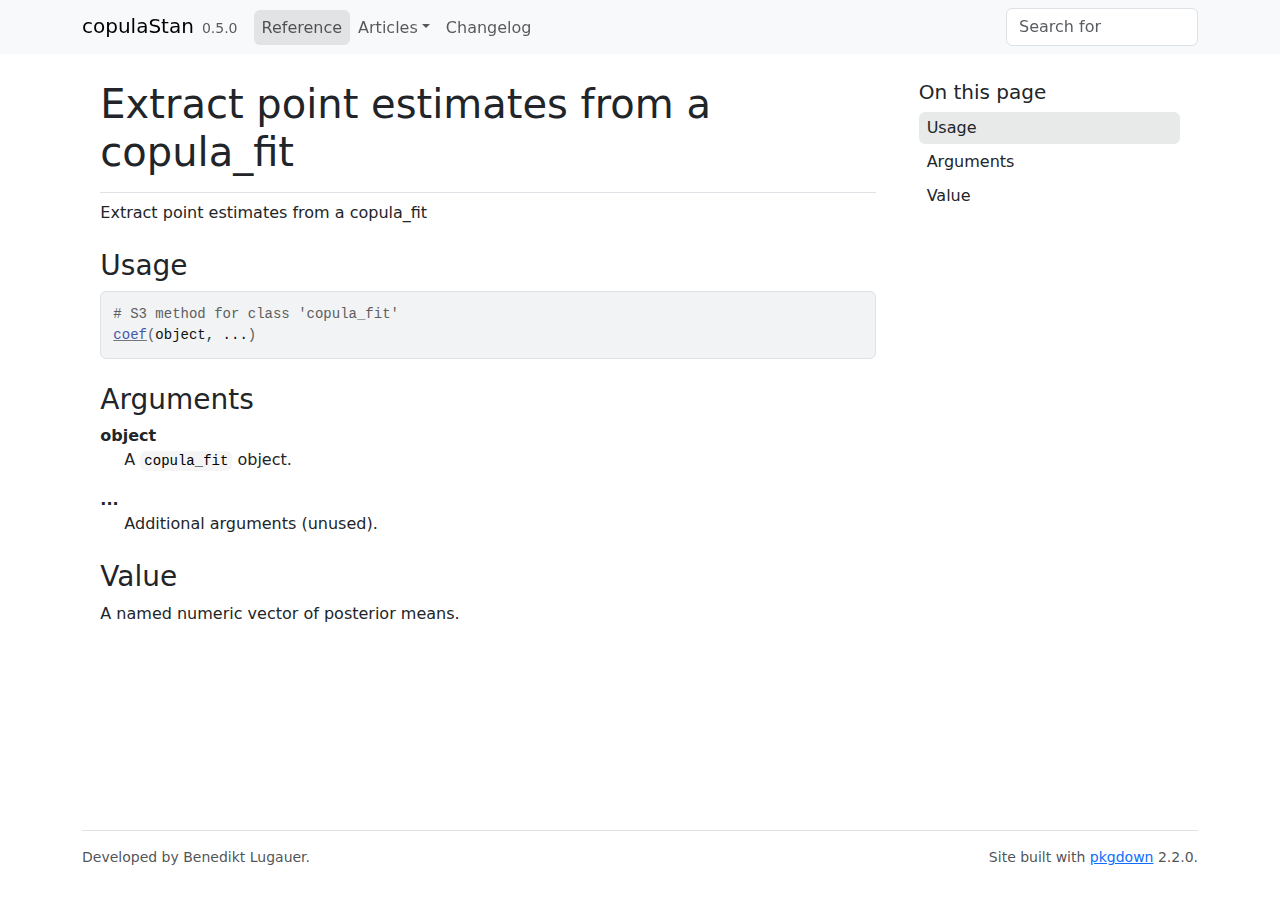
<file: reference/coef.copula_fit.html>
<!DOCTYPE html>
<!-- Generated by pkgdown: do not edit by hand --><html lang="en"><head><meta http-equiv="Content-Type" content="text/html; charset=UTF-8"><meta charset="utf-8"><meta http-equiv="X-UA-Compatible" content="IE=edge"><meta name="viewport" content="width=device-width, initial-scale=1, shrink-to-fit=no"><title>Extract point estimates from a copula_fit — coef.copula_fit • copulaStan</title><script src="../deps/jquery-3.6.0/jquery-3.6.0.min.js"></script><meta name="viewport" content="width=device-width, initial-scale=1, shrink-to-fit=no"><link href="../deps/bootstrap-5.3.1/bootstrap.min.css" rel="stylesheet"><script src="../deps/bootstrap-5.3.1/bootstrap.bundle.min.js"></script><link href="../deps/font-awesome-6.5.2/css/all.min.css" rel="stylesheet"><link href="../deps/font-awesome-6.5.2/css/v4-shims.min.css" rel="stylesheet"><script src="../deps/headroom-0.11.0/headroom.min.js"></script><script src="../deps/headroom-0.11.0/jQuery.headroom.min.js"></script><script src="../deps/bootstrap-toc-1.0.1/bootstrap-toc.min.js"></script><script src="../deps/clipboard.js-2.0.11/clipboard.min.js"></script><script src="../deps/search-1.0.0/autocomplete.jquery.min.js"></script><script src="../deps/search-1.0.0/fuse.min.js"></script><script src="../deps/search-1.0.0/mark.min.js"></script><!-- pkgdown --><script src="../pkgdown.js"></script><meta property="og:title" content="Extract point estimates from a copula_fit — coef.copula_fit"><meta name="description" content="Extract point estimates from a copula_fit"><meta property="og:description" content="Extract point estimates from a copula_fit"></head><body>
    <a href="#main" class="visually-hidden-focusable">Skip to contents</a>


    <nav class="navbar navbar-expand-lg fixed-top bg-light" data-bs-theme="light" aria-label="Site navigation"><div class="container">

    <a class="navbar-brand me-2" href="../index.html">copulaStan</a>

    <small class="nav-text text-muted me-auto" data-bs-toggle="tooltip" data-bs-placement="bottom" title="">0.5.0</small>


    <button class="navbar-toggler" type="button" data-bs-toggle="collapse" data-bs-target="#navbar" aria-controls="navbar" aria-expanded="false" aria-label="Toggle navigation">
      <span class="navbar-toggler-icon"></span>
    </button>

    <div id="navbar" class="collapse navbar-collapse ms-3">
      <ul class="navbar-nav me-auto"><li class="active nav-item"><a class="nav-link" href="../reference/index.html">Reference</a></li>
<li class="nav-item dropdown">
  <button class="nav-link dropdown-toggle" type="button" id="dropdown-articles" data-bs-toggle="dropdown" aria-expanded="false" aria-haspopup="true">Articles</button>
  <ul class="dropdown-menu" aria-labelledby="dropdown-articles"><li><a class="dropdown-item" href="../articles/copulaStan-intro.html">copulaStan: Fitting Bivariate Copula Models</a></li>
  </ul></li>
<li class="nav-item"><a class="nav-link" href="../news/index.html">Changelog</a></li>
      </ul><ul class="navbar-nav"><li class="nav-item"><form class="form-inline" role="search">
 <input class="form-control" type="search" name="search-input" id="search-input" autocomplete="off" aria-label="Search site" placeholder="Search for" data-search-index="../search.json"></form></li>
      </ul></div>


  </div>
</nav><div class="container template-reference-topic">
<div class="row">
  <main id="main" class="col-md-9"><div class="page-header">

      <h1>Extract point estimates from a copula_fit</h1>

      <div class="d-none name"><code>coef.copula_fit.Rd</code></div>
    </div>

    <div class="ref-description section level2">
    <p>Extract point estimates from a copula_fit</p>
    </div>

    <div class="section level2">
    <h2 id="ref-usage">Usage<a class="anchor" aria-label="anchor" href="#ref-usage"></a></h2>
    <div class="sourceCode"><pre class="sourceCode r"><code><span><span class="co"># S3 method for class 'copula_fit'</span></span>
<span><span class="fu"><a href="https://rdrr.io/r/stats/coef.html" class="external-link">coef</a></span><span class="op">(</span><span class="va">object</span>, <span class="va">...</span><span class="op">)</span></span></code></pre></div>
    </div>

    <div class="section level2">
    <h2 id="arguments">Arguments<a class="anchor" aria-label="anchor" href="#arguments"></a></h2>


<dl><dt id="arg-object">object<a class="anchor" aria-label="anchor" href="#arg-object"></a></dt>
<dd><p>A <code>copula_fit</code> object.</p></dd>


<dt id="arg--">...<a class="anchor" aria-label="anchor" href="#arg--"></a></dt>
<dd><p>Additional arguments (unused).</p></dd>

</dl></div>
    <div class="section level2">
    <h2 id="value">Value<a class="anchor" aria-label="anchor" href="#value"></a></h2>
    <p>A named numeric vector of posterior means.</p>
    </div>

  </main><aside class="col-md-3"><nav id="toc" aria-label="Table of contents"><h2>On this page</h2>
    </nav></aside></div>


    <footer><div class="pkgdown-footer-left">
  <p>Developed by Benedikt Lugauer.</p>
</div>

<div class="pkgdown-footer-right">
  <p>Site built with <a href="https://pkgdown.r-lib.org/" class="external-link">pkgdown</a> 2.2.0.</p>
</div>

    </footer></div>





  </body></html>
</file>
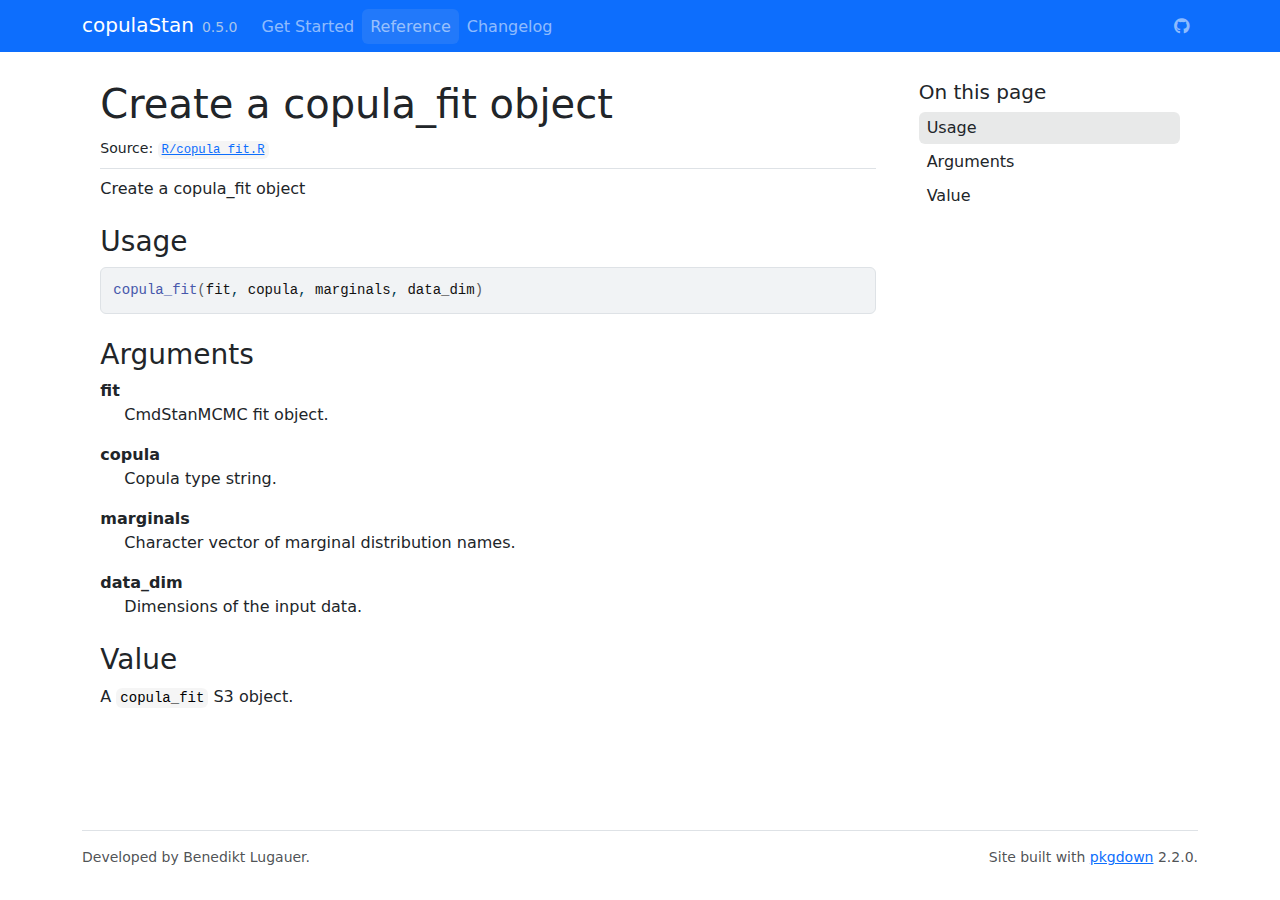
<file: reference/copula_fit.html>
<!DOCTYPE html>
<!-- Generated by pkgdown: do not edit by hand --><html lang="en"><head><meta http-equiv="Content-Type" content="text/html; charset=UTF-8"><meta charset="utf-8"><meta http-equiv="X-UA-Compatible" content="IE=edge"><meta name="viewport" content="width=device-width, initial-scale=1, shrink-to-fit=no"><title>Create a copula_fit object — copula_fit • copulaStan</title><script src="../deps/jquery-3.6.0/jquery-3.6.0.min.js"></script><meta name="viewport" content="width=device-width, initial-scale=1, shrink-to-fit=no"><link href="../deps/bootstrap-5.3.1/bootstrap.min.css" rel="stylesheet"><script src="../deps/bootstrap-5.3.1/bootstrap.bundle.min.js"></script><link href="../deps/font-awesome-6.5.2/css/all.min.css" rel="stylesheet"><link href="../deps/font-awesome-6.5.2/css/v4-shims.min.css" rel="stylesheet"><script src="../deps/headroom-0.11.0/headroom.min.js"></script><script src="../deps/headroom-0.11.0/jQuery.headroom.min.js"></script><script src="../deps/bootstrap-toc-1.0.1/bootstrap-toc.min.js"></script><script src="../deps/clipboard.js-2.0.11/clipboard.min.js"></script><script src="../deps/search-1.0.0/autocomplete.jquery.min.js"></script><script src="../deps/search-1.0.0/fuse.min.js"></script><script src="../deps/search-1.0.0/mark.min.js"></script><!-- pkgdown --><script src="../pkgdown.js"></script><meta property="og:title" content="Create a copula_fit object — copula_fit"><meta name="description" content="Create a copula_fit object"><meta property="og:description" content="Create a copula_fit object"></head><body>
    <a href="#main" class="visually-hidden-focusable">Skip to contents</a>


    <nav class="navbar navbar-expand-lg fixed-top bg-primary" data-bs-theme="dark" aria-label="Site navigation"><div class="container">

    <a class="navbar-brand me-2" href="../index.html">copulaStan</a>

    <small class="nav-text text-muted me-auto" data-bs-toggle="tooltip" data-bs-placement="bottom" title="">0.5.0</small>


    <button class="navbar-toggler" type="button" data-bs-toggle="collapse" data-bs-target="#navbar" aria-controls="navbar" aria-expanded="false" aria-label="Toggle navigation">
      <span class="navbar-toggler-icon"></span>
    </button>

    <div id="navbar" class="collapse navbar-collapse ms-3">
      <ul class="navbar-nav me-auto"><li class="nav-item"><a class="nav-link" href="../articles/copulaStan-intro.html">Get Started</a></li>
<li class="active nav-item"><a class="nav-link" href="../reference/index.html">Reference</a></li>
<li class="nav-item"><a class="nav-link" href="../news/index.html">Changelog</a></li>
      </ul><ul class="navbar-nav"><li class="nav-item"><a class="external-link nav-link" href="https://github.com/benlug/copulaStan" aria-label="GitHub"><span class="fa fa-github"></span></a></li>
      </ul></div>


  </div>
</nav><div class="container template-reference-topic">
<div class="row">
  <main id="main" class="col-md-9"><div class="page-header">

      <h1>Create a copula_fit object</h1>
      <small class="dont-index">Source: <a href="https://github.com/benlug/copulaStan/blob/main/R/copula_fit.R" class="external-link"><code>R/copula_fit.R</code></a></small>
      <div class="d-none name"><code>copula_fit.Rd</code></div>
    </div>

    <div class="ref-description section level2">
    <p>Create a copula_fit object</p>
    </div>

    <div class="section level2">
    <h2 id="ref-usage">Usage<a class="anchor" aria-label="anchor" href="#ref-usage"></a></h2>
    <div class="sourceCode"><pre class="sourceCode r"><code><span><span class="fu">copula_fit</span><span class="op">(</span><span class="va">fit</span>, <span class="va">copula</span>, <span class="va">marginals</span>, <span class="va">data_dim</span><span class="op">)</span></span></code></pre></div>
    </div>

    <div class="section level2">
    <h2 id="arguments">Arguments<a class="anchor" aria-label="anchor" href="#arguments"></a></h2>


<dl><dt id="arg-fit">fit<a class="anchor" aria-label="anchor" href="#arg-fit"></a></dt>
<dd><p>CmdStanMCMC fit object.</p></dd>


<dt id="arg-copula">copula<a class="anchor" aria-label="anchor" href="#arg-copula"></a></dt>
<dd><p>Copula type string.</p></dd>


<dt id="arg-marginals">marginals<a class="anchor" aria-label="anchor" href="#arg-marginals"></a></dt>
<dd><p>Character vector of marginal distribution names.</p></dd>


<dt id="arg-data-dim">data_dim<a class="anchor" aria-label="anchor" href="#arg-data-dim"></a></dt>
<dd><p>Dimensions of the input data.</p></dd>

</dl></div>
    <div class="section level2">
    <h2 id="value">Value<a class="anchor" aria-label="anchor" href="#value"></a></h2>
    <p>A <code>copula_fit</code> S3 object.</p>
    </div>

  </main><aside class="col-md-3"><nav id="toc" aria-label="Table of contents"><h2>On this page</h2>
    </nav></aside></div>


    <footer><div class="pkgdown-footer-left">
  <p>Developed by Benedikt Lugauer.</p>
</div>

<div class="pkgdown-footer-right">
  <p>Site built with <a href="https://pkgdown.r-lib.org/" class="external-link">pkgdown</a> 2.2.0.</p>
</div>

    </footer></div>





  </body></html>
</file>
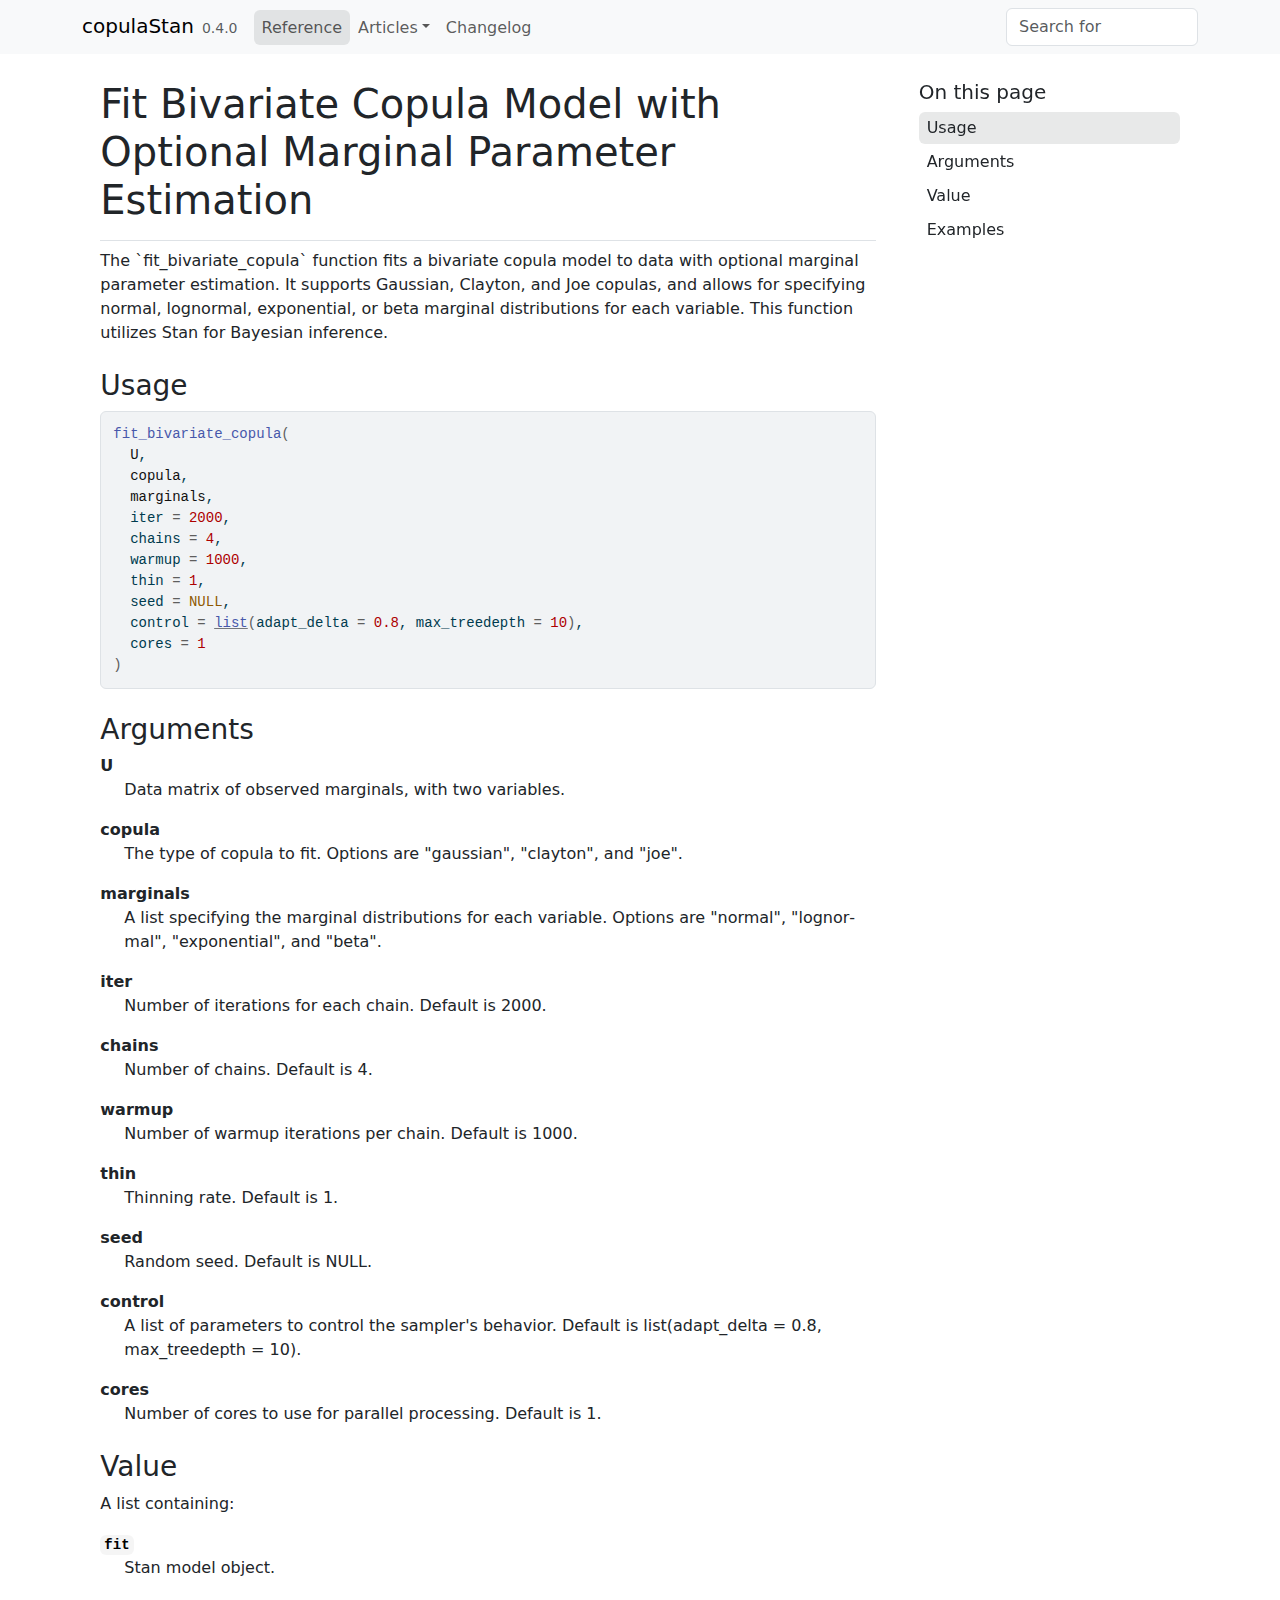
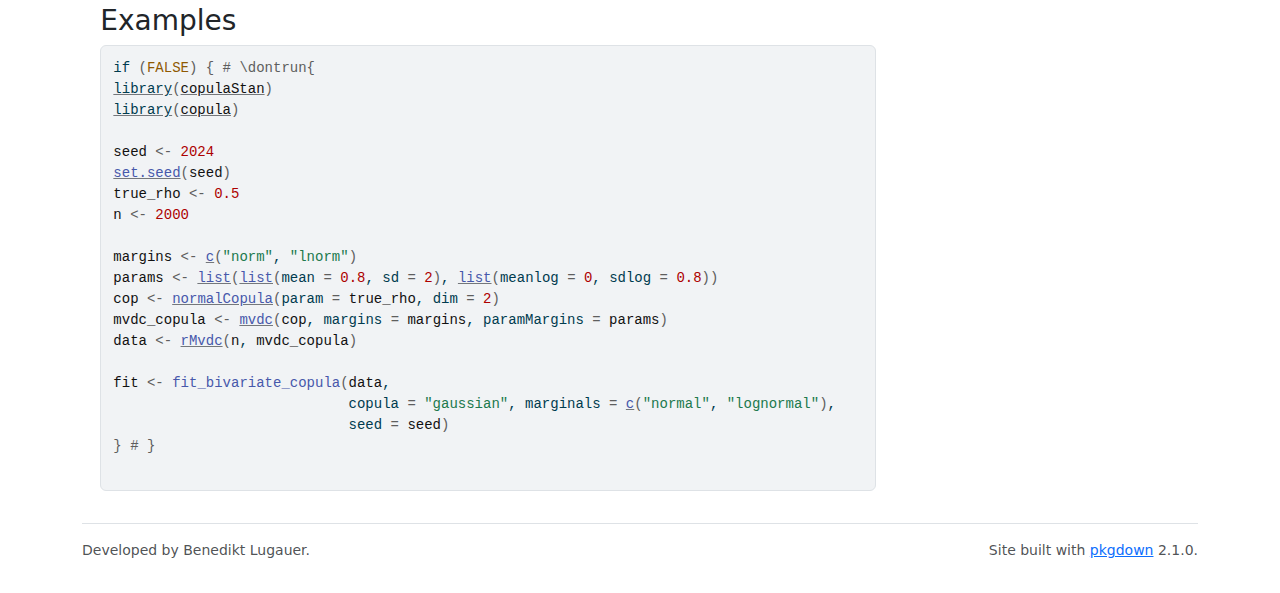
<file: reference/fit_bivariate_copula.html>
<!DOCTYPE html>
<!-- Generated by pkgdown: do not edit by hand --><html lang="en"><head><meta http-equiv="Content-Type" content="text/html; charset=UTF-8"><meta charset="utf-8"><meta http-equiv="X-UA-Compatible" content="IE=edge"><meta name="viewport" content="width=device-width, initial-scale=1, shrink-to-fit=no"><title>Fit Bivariate Copula Model with Optional Marginal Parameter Estimation — fit_bivariate_copula • copulaStan</title><script src="../deps/jquery-3.6.0/jquery-3.6.0.min.js"></script><meta name="viewport" content="width=device-width, initial-scale=1, shrink-to-fit=no"><link href="../deps/bootstrap-5.3.1/bootstrap.min.css" rel="stylesheet"><script src="../deps/bootstrap-5.3.1/bootstrap.bundle.min.js"></script><link href="../deps/font-awesome-6.4.2/css/all.min.css" rel="stylesheet"><link href="../deps/font-awesome-6.4.2/css/v4-shims.min.css" rel="stylesheet"><script src="../deps/headroom-0.11.0/headroom.min.js"></script><script src="../deps/headroom-0.11.0/jQuery.headroom.min.js"></script><script src="../deps/bootstrap-toc-1.0.1/bootstrap-toc.min.js"></script><script src="../deps/clipboard.js-2.0.11/clipboard.min.js"></script><script src="../deps/search-1.0.0/autocomplete.jquery.min.js"></script><script src="../deps/search-1.0.0/fuse.min.js"></script><script src="../deps/search-1.0.0/mark.min.js"></script><!-- pkgdown --><script src="../pkgdown.js"></script><meta property="og:title" content="Fit Bivariate Copula Model with Optional Marginal Parameter Estimation — fit_bivariate_copula"><meta name="description" content="The `fit_bivariate_copula` function fits a bivariate copula model to data with optional marginal parameter estimation.
It supports Gaussian, Clayton, and Joe copulas, and allows for specifying normal, lognormal, exponential, or beta marginal distributions for each variable.
This function utilizes Stan for Bayesian inference."><meta property="og:description" content="The `fit_bivariate_copula` function fits a bivariate copula model to data with optional marginal parameter estimation.
It supports Gaussian, Clayton, and Joe copulas, and allows for specifying normal, lognormal, exponential, or beta marginal distributions for each variable.
This function utilizes Stan for Bayesian inference."></head><body>
    <a href="#main" class="visually-hidden-focusable">Skip to contents</a>


    <nav class="navbar navbar-expand-lg fixed-top bg-light" data-bs-theme="light" aria-label="Site navigation"><div class="container">

    <a class="navbar-brand me-2" href="../index.html">copulaStan</a>

    <small class="nav-text text-muted me-auto" data-bs-toggle="tooltip" data-bs-placement="bottom" title="">0.4.0</small>


    <button class="navbar-toggler" type="button" data-bs-toggle="collapse" data-bs-target="#navbar" aria-controls="navbar" aria-expanded="false" aria-label="Toggle navigation">
      <span class="navbar-toggler-icon"></span>
    </button>

    <div id="navbar" class="collapse navbar-collapse ms-3">
      <ul class="navbar-nav me-auto"><li class="active nav-item"><a class="nav-link" href="../reference/index.html">Reference</a></li>
<li class="nav-item dropdown">
  <button class="nav-link dropdown-toggle" type="button" id="dropdown-articles" data-bs-toggle="dropdown" aria-expanded="false" aria-haspopup="true">Articles</button>
  <ul class="dropdown-menu" aria-labelledby="dropdown-articles"><li><a class="dropdown-item" href="../articles/copulaStan-intro.html">copulaStan: Fitting Bivariate Gaussian and Clayton Copulas</a></li>
  </ul></li>
<li class="nav-item"><a class="nav-link" href="../news/index.html">Changelog</a></li>
      </ul><ul class="navbar-nav"><li class="nav-item"><form class="form-inline" role="search">
 <input class="form-control" type="search" name="search-input" id="search-input" autocomplete="off" aria-label="Search site" placeholder="Search for" data-search-index="../search.json"></form></li>
      </ul></div>


  </div>
</nav><div class="container template-reference-topic">
<div class="row">
  <main id="main" class="col-md-9"><div class="page-header">

      <h1>Fit Bivariate Copula Model with Optional Marginal Parameter Estimation</h1>

      <div class="d-none name"><code>fit_bivariate_copula.Rd</code></div>
    </div>

    <div class="ref-description section level2">
    <p>The `fit_bivariate_copula` function fits a bivariate copula model to data with optional marginal parameter estimation.
It supports Gaussian, Clayton, and Joe copulas, and allows for specifying normal, lognormal, exponential, or beta marginal distributions for each variable.
This function utilizes Stan for Bayesian inference.</p>
    </div>

    <div class="section level2">
    <h2 id="ref-usage">Usage<a class="anchor" aria-label="anchor" href="#ref-usage"></a></h2>
    <div class="sourceCode"><pre class="sourceCode r"><code><span><span class="fu">fit_bivariate_copula</span><span class="op">(</span></span>
<span>  <span class="va">U</span>,</span>
<span>  <span class="va">copula</span>,</span>
<span>  <span class="va">marginals</span>,</span>
<span>  iter <span class="op">=</span> <span class="fl">2000</span>,</span>
<span>  chains <span class="op">=</span> <span class="fl">4</span>,</span>
<span>  warmup <span class="op">=</span> <span class="fl">1000</span>,</span>
<span>  thin <span class="op">=</span> <span class="fl">1</span>,</span>
<span>  seed <span class="op">=</span> <span class="cn">NULL</span>,</span>
<span>  control <span class="op">=</span> <span class="fu"><a href="https://rdrr.io/r/base/list.html" class="external-link">list</a></span><span class="op">(</span>adapt_delta <span class="op">=</span> <span class="fl">0.8</span>, max_treedepth <span class="op">=</span> <span class="fl">10</span><span class="op">)</span>,</span>
<span>  cores <span class="op">=</span> <span class="fl">1</span></span>
<span><span class="op">)</span></span></code></pre></div>
    </div>

    <div class="section level2">
    <h2 id="arguments">Arguments<a class="anchor" aria-label="anchor" href="#arguments"></a></h2>


<dl><dt id="arg-u">U<a class="anchor" aria-label="anchor" href="#arg-u"></a></dt>
<dd><p>Data matrix of observed marginals, with two variables.</p></dd>


<dt id="arg-copula">copula<a class="anchor" aria-label="anchor" href="#arg-copula"></a></dt>
<dd><p>The type of copula to fit. Options are "gaussian", "clayton", and "joe".</p></dd>


<dt id="arg-marginals">marginals<a class="anchor" aria-label="anchor" href="#arg-marginals"></a></dt>
<dd><p>A list specifying the marginal distributions for each variable. Options are "normal", "lognormal", "exponential", and "beta".</p></dd>


<dt id="arg-iter">iter<a class="anchor" aria-label="anchor" href="#arg-iter"></a></dt>
<dd><p>Number of iterations for each chain. Default is 2000.</p></dd>


<dt id="arg-chains">chains<a class="anchor" aria-label="anchor" href="#arg-chains"></a></dt>
<dd><p>Number of chains. Default is 4.</p></dd>


<dt id="arg-warmup">warmup<a class="anchor" aria-label="anchor" href="#arg-warmup"></a></dt>
<dd><p>Number of warmup iterations per chain. Default is 1000.</p></dd>


<dt id="arg-thin">thin<a class="anchor" aria-label="anchor" href="#arg-thin"></a></dt>
<dd><p>Thinning rate. Default is 1.</p></dd>


<dt id="arg-seed">seed<a class="anchor" aria-label="anchor" href="#arg-seed"></a></dt>
<dd><p>Random seed. Default is NULL.</p></dd>


<dt id="arg-control">control<a class="anchor" aria-label="anchor" href="#arg-control"></a></dt>
<dd><p>A list of parameters to control the sampler's behavior. Default is list(adapt_delta = 0.8, max_treedepth = 10).</p></dd>


<dt id="arg-cores">cores<a class="anchor" aria-label="anchor" href="#arg-cores"></a></dt>
<dd><p>Number of cores to use for parallel processing. Default is 1.</p></dd>

</dl></div>
    <div class="section level2">
    <h2 id="value">Value<a class="anchor" aria-label="anchor" href="#value"></a></h2>
    <p>A list containing:</p><dl><dt><code>fit</code></dt>
<dd><p>Stan model object.</p></dd>


</dl></div>

    <div class="section level2">
    <h2 id="ref-examples">Examples<a class="anchor" aria-label="anchor" href="#ref-examples"></a></h2>
    <div class="sourceCode"><pre class="sourceCode r"><code><span class="r-in"><span><span class="kw">if</span> <span class="op">(</span><span class="cn">FALSE</span><span class="op">)</span> <span class="op">{</span> <span class="co"># \dontrun{</span></span></span>
<span class="r-in"><span><span class="kw"><a href="https://rdrr.io/r/base/library.html" class="external-link">library</a></span><span class="op">(</span><span class="va"><a href="https://benlug.github.io/copulaStan/">copulaStan</a></span><span class="op">)</span></span></span>
<span class="r-in"><span><span class="kw"><a href="https://rdrr.io/r/base/library.html" class="external-link">library</a></span><span class="op">(</span><span class="va"><a href="https://copula.r-forge.r-project.org/" class="external-link">copula</a></span><span class="op">)</span></span></span>
<span class="r-in"><span></span></span>
<span class="r-in"><span><span class="va">seed</span> <span class="op">&lt;-</span> <span class="fl">2024</span></span></span>
<span class="r-in"><span><span class="fu"><a href="https://rdrr.io/r/base/Random.html" class="external-link">set.seed</a></span><span class="op">(</span><span class="va">seed</span><span class="op">)</span></span></span>
<span class="r-in"><span><span class="va">true_rho</span> <span class="op">&lt;-</span> <span class="fl">0.5</span></span></span>
<span class="r-in"><span><span class="va">n</span> <span class="op">&lt;-</span> <span class="fl">2000</span></span></span>
<span class="r-in"><span></span></span>
<span class="r-in"><span><span class="va">margins</span> <span class="op">&lt;-</span> <span class="fu"><a href="https://rdrr.io/r/base/c.html" class="external-link">c</a></span><span class="op">(</span><span class="st">"norm"</span>, <span class="st">"lnorm"</span><span class="op">)</span></span></span>
<span class="r-in"><span><span class="va">params</span> <span class="op">&lt;-</span> <span class="fu"><a href="https://rdrr.io/r/base/list.html" class="external-link">list</a></span><span class="op">(</span><span class="fu"><a href="https://rdrr.io/r/base/list.html" class="external-link">list</a></span><span class="op">(</span>mean <span class="op">=</span> <span class="fl">0.8</span>, sd <span class="op">=</span> <span class="fl">2</span><span class="op">)</span>, <span class="fu"><a href="https://rdrr.io/r/base/list.html" class="external-link">list</a></span><span class="op">(</span>meanlog <span class="op">=</span> <span class="fl">0</span>, sdlog <span class="op">=</span> <span class="fl">0.8</span><span class="op">)</span><span class="op">)</span></span></span>
<span class="r-in"><span><span class="va">cop</span> <span class="op">&lt;-</span> <span class="fu"><a href="https://rdrr.io/pkg/copula/man/ellipCopula.html" class="external-link">normalCopula</a></span><span class="op">(</span>param <span class="op">=</span> <span class="va">true_rho</span>, dim <span class="op">=</span> <span class="fl">2</span><span class="op">)</span></span></span>
<span class="r-in"><span><span class="va">mvdc_copula</span> <span class="op">&lt;-</span> <span class="fu"><a href="https://rdrr.io/pkg/copula/man/Mvdc.html" class="external-link">mvdc</a></span><span class="op">(</span><span class="va">cop</span>, margins <span class="op">=</span> <span class="va">margins</span>, paramMargins <span class="op">=</span> <span class="va">params</span><span class="op">)</span></span></span>
<span class="r-in"><span><span class="va">data</span> <span class="op">&lt;-</span> <span class="fu"><a href="https://rdrr.io/pkg/copula/man/Mvdc.html" class="external-link">rMvdc</a></span><span class="op">(</span><span class="va">n</span>, <span class="va">mvdc_copula</span><span class="op">)</span></span></span>
<span class="r-in"><span></span></span>
<span class="r-in"><span><span class="va">fit</span> <span class="op">&lt;-</span> <span class="fu">fit_bivariate_copula</span><span class="op">(</span><span class="va">data</span>,</span></span>
<span class="r-in"><span>                            copula <span class="op">=</span> <span class="st">"gaussian"</span>, marginals <span class="op">=</span> <span class="fu"><a href="https://rdrr.io/r/base/c.html" class="external-link">c</a></span><span class="op">(</span><span class="st">"normal"</span>, <span class="st">"lognormal"</span><span class="op">)</span>,</span></span>
<span class="r-in"><span>                            seed <span class="op">=</span> <span class="va">seed</span><span class="op">)</span></span></span>
<span class="r-in"><span><span class="op">}</span> <span class="co"># }</span></span></span>
<span class="r-in"><span></span></span>
</code></pre></div>
    </div>
  </main><aside class="col-md-3"><nav id="toc" aria-label="Table of contents"><h2>On this page</h2>
    </nav></aside></div>


    <footer><div class="pkgdown-footer-left">
  <p>Developed by Benedikt Lugauer.</p>
</div>

<div class="pkgdown-footer-right">
  <p>Site built with <a href="https://pkgdown.r-lib.org/" class="external-link">pkgdown</a> 2.1.0.</p>
</div>

    </footer></div>





  </body></html>
</file>
<file: deps/font-awesome-6.4.2/css/v4-shims.min.css>
/*!
 * Font Awesome Free 6.4.2 by @fontawesome - https://fontawesome.com
 * License - https://fontawesome.com/license/free (Icons: CC BY 4.0, Fonts: SIL OFL 1.1, Code: MIT License)
 * Copyright 2023 Fonticons, Inc.
 */
.fa.fa-glass:before{content:"\f000"}.fa.fa-envelope-o{font-family:"Font Awesome 6 Free";font-weight:400}.fa.fa-envelope-o:before{content:"\f0e0"}.fa.fa-star-o{font-family:"Font Awesome 6 Free";font-weight:400}.fa.fa-star-o:before{content:"\f005"}.fa.fa-close:before,.fa.fa-remove:before{content:"\f00d"}.fa.fa-gear:before{content:"\f013"}.fa.fa-trash-o{font-family:"Font Awesome 6 Free";font-weight:400}.fa.fa-trash-o:before{content:"\f2ed"}.fa.fa-home:before{content:"\f015"}.fa.fa-file-o{font-family:"Font Awesome 6 Free";font-weight:400}.fa.fa-file-o:before{content:"\f15b"}.fa.fa-clock-o{font-family:"Font Awesome 6 Free";font-weight:400}.fa.fa-clock-o:before{content:"\f017"}.fa.fa-arrow-circle-o-down{font-family:"Font Awesome 6 Free";font-weight:400}.fa.fa-arrow-circle-o-down:before{content:"\f358"}.fa.fa-arrow-circle-o-up{font-family:"Font Awesome 6 Free";font-weight:400}.fa.fa-arrow-circle-o-up:before{content:"\f35b"}.fa.fa-play-circle-o{font-family:"Font Awesome 6 Free";font-weight:400}.fa.fa-play-circle-o:before{content:"\f144"}.fa.fa-repeat:before,.fa.fa-rotate-right:before{content:"\f01e"}.fa.fa-refresh:before{content:"\f021"}.fa.fa-list-alt{font-family:"Font Awesome 6 Free";font-weight:400}.fa.fa-list-alt:before{content:"\f022"}.fa.fa-dedent:before{content:"\f03b"}.fa.fa-video-camera:before{content:"\f03d"}.fa.fa-picture-o{font-family:"Font Awesome 6 Free";font-weight:400}.fa.fa-picture-o:before{content:"\f03e"}.fa.fa-photo{font-family:"Font Awesome 6 Free";font-weight:400}.fa.fa-photo:before{content:"\f03e"}.fa.fa-image{font-family:"Font Awesome 6 Free";font-weight:400}.fa.fa-image:before{content:"\f03e"}.fa.fa-map-marker:before{content:"\f3c5"}.fa.fa-pencil-square-o{font-family:"Font Awesome 6 Free";font-weight:400}.fa.fa-pencil-square-o:before{content:"\f044"}.fa.fa-edit{font-family:"Font Awesome 6 Free";font-weight:400}.fa.fa-edit:before{content:"\f044"}.fa.fa-share-square-o:before{content:"\f14d"}.fa.fa-check-square-o{font-family:"Font Awesome 6 Free";font-weight:400}.fa.fa-check-square-o:before{content:"\f14a"}.fa.fa-arrows:before{content:"\f0b2"}.fa.fa-times-circle-o{font-family:"Font Awesome 6 Free";font-weight:400}.fa.fa-times-circle-o:before{content:"\f057"}.fa.fa-check-circle-o{font-family:"Font Awesome 6 Free";font-weight:400}.fa.fa-check-circle-o:before{content:"\f058"}.fa.fa-mail-forward:before{content:"\f064"}.fa.fa-expand:before{content:"\f424"}.fa.fa-compress:before{content:"\f422"}.fa.fa-eye,.fa.fa-eye-slash{font-family:"Font Awesome 6 Free";font-weight:400}.fa.fa-warning:before{content:"\f071"}.fa.fa-calendar:before{content:"\f073"}.fa.fa-arrows-v:before{content:"\f338"}.fa.fa-arrows-h:before{content:"\f337"}.fa.fa-bar-chart-o:before,.fa.fa-bar-chart:before{content:"\e0e3"}.fa.fa-twitter-square{font-family:"Font Awesome 6 Brands";font-weight:400}.fa.fa-twitter-square:before{content:"\f081"}.fa.fa-facebook-square{font-family:"Font Awesome 6 Brands";font-weight:400}.fa.fa-facebook-square:before{content:"\f082"}.fa.fa-gears:before{content:"\f085"}.fa.fa-thumbs-o-up{font-family:"Font Awesome 6 Free";font-weight:400}.fa.fa-thumbs-o-up:before{content:"\f164"}.fa.fa-thumbs-o-down{font-family:"Font Awesome 6 Free";font-weight:400}.fa.fa-thumbs-o-down:before{content:"\f165"}.fa.fa-heart-o{font-family:"Font Awesome 6 Free";font-weight:400}.fa.fa-heart-o:before{content:"\f004"}.fa.fa-sign-out:before{content:"\f2f5"}.fa.fa-linkedin-square{font-family:"Font Awesome 6 Brands";font-weight:400}.fa.fa-linkedin-square:before{content:"\f08c"}.fa.fa-thumb-tack:before{content:"\f08d"}.fa.fa-external-link:before{content:"\f35d"}.fa.fa-sign-in:before{content:"\f2f6"}.fa.fa-github-square{font-family:"Font Awesome 6 Brands";font-weight:400}.fa.fa-github-square:before{content:"\f092"}.fa.fa-lemon-o{font-family:"Font Awesome 6 Free";font-weight:400}.fa.fa-lemon-o:before{content:"\f094"}.fa.fa-square-o{font-family:"Font Awesome 6 Free";font-weight:400}.fa.fa-square-o:before{content:"\f0c8"}.fa.fa-bookmark-o{font-family:"Font Awesome 6 Free";font-weight:400}.fa.fa-bookmark-o:before{content:"\f02e"}.fa.fa-facebook,.fa.fa-twitter{font-family:"Font Awesome 6 Brands";font-weight:400}.fa.fa-facebook:before{content:"\f39e"}.fa.fa-facebook-f{font-family:"Font Awesome 6 Brands";font-weight:400}.fa.fa-facebook-f:before{content:"\f39e"}.fa.fa-github{font-family:"Font Awesome 6 Brands";font-weight:400}.fa.fa-credit-card{font-family:"Font Awesome 6 Free";font-weight:400}.fa.fa-feed:before{content:"\f09e"}.fa.fa-hdd-o{font-family:"Font Awesome 6 Free";font-weight:400}.fa.fa-hdd-o:before{content:"\f0a0"}.fa.fa-hand-o-right{font-family:"Font Awesome 6 Free";font-weight:400}.fa.fa-hand-o-right:before{content:"\f0a4"}.fa.fa-hand-o-left{font-family:"Font Awesome 6 Free";font-weight:400}.fa.fa-hand-o-left:before{content:"\f0a5"}.fa.fa-hand-o-up{font-family:"Font Awesome 6 Free";font-weight:400}.fa.fa-hand-o-up:before{content:"\f0a6"}.fa.fa-hand-o-down{font-family:"Font Awesome 6 Free";font-weight:400}.fa.fa-hand-o-down:before{content:"\f0a7"}.fa.fa-globe:before{content:"\f57d"}.fa.fa-tasks:before{content:"\f828"}.fa.fa-arrows-alt:before{content:"\f31e"}.fa.fa-group:before{content:"\f0c0"}.fa.fa-chain:before{content:"\f0c1"}.fa.fa-cut:before{content:"\f0c4"}.fa.fa-files-o{font-family:"Font Awesome 6 Free";font-weight:400}.fa.fa-files-o:before{content:"\f0c5"}.fa.fa-floppy-o{font-family:"Font Awesome 6 Free";font-weight:400}.fa.fa-floppy-o:before{content:"\f0c7"}.fa.fa-save{font-family:"Font Awesome 6 Free";font-weight:400}.fa.fa-save:before{content:"\f0c7"}.fa.fa-navicon:before,.fa.fa-reorder:before{content:"\f0c9"}.fa.fa-magic:before{content:"\e2ca"}.fa.fa-pinterest,.fa.fa-pinterest-square{font-family:"Font Awesome 6 Brands";font-weight:400}.fa.fa-pinterest-square:before{content:"\f0d3"}.fa.fa-google-plus-square{font-family:"Font Awesome 6 Brands";font-weight:400}.fa.fa-google-plus-square:before{content:"\f0d4"}.fa.fa-google-plus{font-family:"Font Awesome 6 Brands";font-weight:400}.fa.fa-google-plus:before{content:"\f0d5"}.fa.fa-money:before{content:"\f3d1"}.fa.fa-unsorted:before{content:"\f0dc"}.fa.fa-sort-desc:before{content:"\f0dd"}.fa.fa-sort-asc:before{content:"\f0de"}.fa.fa-linkedin{font-family:"Font Awesome 6 Brands";font-weight:400}.fa.fa-linkedin:before{content:"\f0e1"}.fa.fa-rotate-left:before{content:"\f0e2"}.fa.fa-legal:before{content:"\f0e3"}.fa.fa-dashboard:before,.fa.fa-tachometer:before{content:"\f625"}.fa.fa-comment-o{font-family:"Font Awesome 6 Free";font-weight:400}.fa.fa-comment-o:before{content:"\f075"}.fa.fa-comments-o{font-family:"Font Awesome 6 Free";font-weight:400}.fa.fa-comments-o:before{content:"\f086"}.fa.fa-flash:before{content:"\f0e7"}.fa.fa-clipboard:before{content:"\f0ea"}.fa.fa-lightbulb-o{font-family:"Font Awesome 6 Free";font-weight:400}.fa.fa-lightbulb-o:before{content:"\f0eb"}.fa.fa-exchange:before{content:"\f362"}.fa.fa-cloud-download:before{content:"\f0ed"}.fa.fa-cloud-upload:before{content:"\f0ee"}.fa.fa-bell-o{font-family:"Font Awesome 6 Free";font-weight:400}.fa.fa-bell-o:before{content:"\f0f3"}.fa.fa-cutlery:before{content:"\f2e7"}.fa.fa-file-text-o{font-family:"Font Awesome 6 Free";font-weight:400}.fa.fa-file-text-o:before{content:"\f15c"}.fa.fa-building-o{font-family:"Font Awesome 6 Free";font-weight:400}.fa.fa-building-o:before{content:"\f1ad"}.fa.fa-hospital-o{font-family:"Font Awesome 6 Free";font-weight:400}.fa.fa-hospital-o:before{content:"\f0f8"}.fa.fa-tablet:before{content:"\f3fa"}.fa.fa-mobile-phone:before,.fa.fa-mobile:before{content:"\f3cd"}.fa.fa-circle-o{font-family:"Font Awesome 6 Free";font-weight:400}.fa.fa-circle-o:before{content:"\f111"}.fa.fa-mail-reply:before{content:"\f3e5"}.fa.fa-github-alt{font-family:"Font Awesome 6 Brands";font-weight:400}.fa.fa-folder-o{font-family:"Font Awesome 6 Free";font-weight:400}.fa.fa-folder-o:before{content:"\f07b"}.fa.fa-folder-open-o{font-family:"Font Awesome 6 Free";font-weight:400}.fa.fa-folder-open-o:before{content:"\f07c"}.fa.fa-smile-o{font-family:"Font Awesome 6 Free";font-weight:400}.fa.fa-smile-o:before{content:"\f118"}.fa.fa-frown-o{font-family:"Font Awesome 6 Free";font-weight:400}.fa.fa-frown-o:before{content:"\f119"}.fa.fa-meh-o{font-family:"Font Awesome 6 Free";font-weight:400}.fa.fa-meh-o:before{content:"\f11a"}.fa.fa-keyboard-o{font-family:"Font Awesome 6 Free";font-weight:400}.fa.fa-keyboard-o:before{content:"\f11c"}.fa.fa-flag-o{font-family:"Font Awesome 6 Free";font-weight:400}.fa.fa-flag-o:before{content:"\f024"}.fa.fa-mail-reply-all:before{content:"\f122"}.fa.fa-star-half-o{font-family:"Font Awesome 6 Free";font-weight:400}.fa.fa-star-half-o:before{content:"\f5c0"}.fa.fa-star-half-empty{font-family:"Font Awesome 6 Free";font-weight:400}.fa.fa-star-half-empty:before{content:"\f5c0"}.fa.fa-star-half-full{font-family:"Font Awesome 6 Free";font-weight:400}.fa.fa-star-half-full:before{content:"\f5c0"}.fa.fa-code-fork:before{content:"\f126"}.fa.fa-chain-broken:before,.fa.fa-unlink:before{content:"\f127"}.fa.fa-calendar-o{font-family:"Font Awesome 6 Free";font-weight:400}.fa.fa-calendar-o:before{content:"\f133"}.fa.fa-css3,.fa.fa-html5,.fa.fa-maxcdn{font-family:"Font Awesome 6 Brands";font-weight:400}.fa.fa-unlock-alt:before{content:"\f09c"}.fa.fa-minus-square-o{font-family:"Font Awesome 6 Free";font-weight:400}.fa.fa-minus-square-o:before{content:"\f146"}.fa.fa-level-up:before{content:"\f3bf"}.fa.fa-level-down:before{content:"\f3be"}.fa.fa-pencil-square:before{content:"\f14b"}.fa.fa-external-link-square:before{content:"\f360"}.fa.fa-compass{font-family:"Font Awesome 6 Free";font-weight:400}.fa.fa-caret-square-o-down{font-family:"Font Awesome 6 Free";font-weight:400}.fa.fa-caret-square-o-down:before{content:"\f150"}.fa.fa-toggle-down{font-family:"Font Awesome 6 Free";font-weight:400}.fa.fa-toggle-down:before{content:"\f150"}.fa.fa-caret-square-o-up{font-family:"Font Awesome 6 Free";font-weight:400}.fa.fa-caret-square-o-up:before{content:"\f151"}.fa.fa-toggle-up{font-family:"Font Awesome 6 Free";font-weight:400}.fa.fa-toggle-up:before{content:"\f151"}.fa.fa-caret-square-o-right{font-family:"Font Awesome 6 Free";font-weight:400}.fa.fa-caret-square-o-right:before{content:"\f152"}.fa.fa-toggle-right{font-family:"Font Awesome 6 Free";font-weight:400}.fa.fa-toggle-right:before{content:"\f152"}.fa.fa-eur:before,.fa.fa-euro:before{content:"\f153"}.fa.fa-gbp:before{content:"\f154"}.fa.fa-dollar:before,.fa.fa-usd:before{content:"\24"}.fa.fa-inr:before,.fa.fa-rupee:before{content:"\e1bc"}.fa.fa-cny:before,.fa.fa-jpy:before,.fa.fa-rmb:before,.fa.fa-yen:before{content:"\f157"}.fa.fa-rouble:before,.fa.fa-rub:before,.fa.fa-ruble:before{content:"\f158"}.fa.fa-krw:before,.fa.fa-won:before{content:"\f159"}.fa.fa-bitcoin,.fa.fa-btc{font-family:"Font Awesome 6 Brands";font-weight:400}.fa.fa-bitcoin:before{content:"\f15a"}.fa.fa-file-text:before{content:"\f15c"}.fa.fa-sort-alpha-asc:before{content:"\f15d"}.fa.fa-sort-alpha-desc:before{content:"\f881"}.fa.fa-sort-amount-asc:before{content:"\f884"}.fa.fa-sort-amount-desc:before{content:"\f160"}.fa.fa-sort-numeric-asc:before{content:"\f162"}.fa.fa-sort-numeric-desc:before{content:"\f886"}.fa.fa-youtube-square{font-family:"Font Awesome 6 Brands";font-weight:400}.fa.fa-youtube-square:before{content:"\f431"}.fa.fa-xing,.fa.fa-xing-square,.fa.fa-youtube{font-family:"Font Awesome 6 Brands";font-weight:400}.fa.fa-xing-square:before{content:"\f169"}.fa.fa-youtube-play{font-family:"Font Awesome 6 Brands";font-weight:400}.fa.fa-youtube-play:before{content:"\f167"}.fa.fa-adn,.fa.fa-bitbucket,.fa.fa-bitbucket-square,.fa.fa-dropbox,.fa.fa-flickr,.fa.fa-instagram,.fa.fa-stack-overflow{font-family:"Font Awesome 6 Brands";font-weight:400}.fa.fa-bitbucket-square:before{content:"\f171"}.fa.fa-tumblr,.fa.fa-tumblr-square{font-family:"Font Awesome 6 Brands";font-weight:400}.fa.fa-tumblr-square:before{content:"\f174"}.fa.fa-long-arrow-down:before{content:"\f309"}.fa.fa-long-arrow-up:before{content:"\f30c"}.fa.fa-long-arrow-left:before{content:"\f30a"}.fa.fa-long-arrow-right:before{content:"\f30b"}.fa.fa-android,.fa.fa-apple,.fa.fa-dribbble,.fa.fa-foursquare,.fa.fa-gittip,.fa.fa-gratipay,.fa.fa-linux,.fa.fa-skype,.fa.fa-trello,.fa.fa-windows{font-family:"Font Awesome 6 Brands";font-weight:400}.fa.fa-gittip:before{content:"\f184"}.fa.fa-sun-o{font-family:"Font Awesome 6 Free";font-weight:400}.fa.fa-sun-o:before{content:"\f185"}.fa.fa-moon-o{font-family:"Font Awesome 6 Free";font-weight:400}.fa.fa-moon-o:before{content:"\f186"}.fa.fa-pagelines,.fa.fa-renren,.fa.fa-stack-exchange,.fa.fa-vk,.fa.fa-weibo{font-family:"Font Awesome 6 Brands";font-weight:400}.fa.fa-arrow-circle-o-right{font-family:"Font Awesome 6 Free";font-weight:400}.fa.fa-arrow-circle-o-right:before{content:"\f35a"}.fa.fa-arrow-circle-o-left{font-family:"Font Awesome 6 Free";font-weight:400}.fa.fa-arrow-circle-o-left:before{content:"\f359"}.fa.fa-caret-square-o-left{font-family:"Font Awesome 6 Free";font-weight:400}.fa.fa-caret-square-o-left:before{content:"\f191"}.fa.fa-toggle-left{font-family:"Font Awesome 6 Free";font-weight:400}.fa.fa-toggle-left:before{content:"\f191"}.fa.fa-dot-circle-o{font-family:"Font Awesome 6 Free";font-weight:400}.fa.fa-dot-circle-o:before{content:"\f192"}.fa.fa-vimeo-square{font-family:"Font Awesome 6 Brands";font-weight:400}.fa.fa-vimeo-square:before{content:"\f194"}.fa.fa-try:before,.fa.fa-turkish-lira:before{content:"\e2bb"}.fa.fa-plus-square-o{font-family:"Font Awesome 6 Free";font-weight:400}.fa.fa-plus-square-o:before{content:"\f0fe"}.fa.fa-openid,.fa.fa-slack,.fa.fa-wordpress{font-family:"Font Awesome 6 Brands";font-weight:400}.fa.fa-bank:before,.fa.fa-institution:before{content:"\f19c"}.fa.fa-mortar-board:before{content:"\f19d"}.fa.fa-google,.fa.fa-reddit,.fa.fa-reddit-square,.fa.fa-yahoo{font-family:"Font Awesome 6 Brands";font-weight:400}.fa.fa-reddit-square:before{content:"\f1a2"}.fa.fa-behance,.fa.fa-behance-square,.fa.fa-delicious,.fa.fa-digg,.fa.fa-drupal,.fa.fa-joomla,.fa.fa-pied-piper-alt,.fa.fa-pied-piper-pp,.fa.fa-stumbleupon,.fa.fa-stumbleupon-circle{font-family:"Font Awesome 6 Brands";font-weight:400}.fa.fa-behance-square:before{content:"\f1b5"}.fa.fa-steam,.fa.fa-steam-square{font-family:"Font Awesome 6 Brands";font-weight:400}.fa.fa-steam-square:before{content:"\f1b7"}.fa.fa-automobile:before{content:"\f1b9"}.fa.fa-cab:before{content:"\f1ba"}.fa.fa-deviantart,.fa.fa-soundcloud,.fa.fa-spotify{font-family:"Font Awesome 6 Brands";font-weight:400}.fa.fa-file-pdf-o{font-family:"Font Awesome 6 Free";font-weight:400}.fa.fa-file-pdf-o:before{content:"\f1c1"}.fa.fa-file-word-o{font-family:"Font Awesome 6 Free";font-weight:400}.fa.fa-file-word-o:before{content:"\f1c2"}.fa.fa-file-excel-o{font-family:"Font Awesome 6 Free";font-weight:400}.fa.fa-file-excel-o:before{content:"\f1c3"}.fa.fa-file-powerpoint-o{font-family:"Font Awesome 6 Free";font-weight:400}.fa.fa-file-powerpoint-o:before{content:"\f1c4"}.fa.fa-file-image-o{font-family:"Font Awesome 6 Free";font-weight:400}.fa.fa-file-image-o:before{content:"\f1c5"}.fa.fa-file-photo-o{font-family:"Font Awesome 6 Free";font-weight:400}.fa.fa-file-photo-o:before{content:"\f1c5"}.fa.fa-file-picture-o{font-family:"Font Awesome 6 Free";font-weight:400}.fa.fa-file-picture-o:before{content:"\f1c5"}.fa.fa-file-archive-o{font-family:"Font Awesome 6 Free";font-weight:400}.fa.fa-file-archive-o:before{content:"\f1c6"}.fa.fa-file-zip-o{font-family:"Font Awesome 6 Free";font-weight:400}.fa.fa-file-zip-o:before{content:"\f1c6"}.fa.fa-file-audio-o{font-family:"Font Awesome 6 Free";font-weight:400}.fa.fa-file-audio-o:before{content:"\f1c7"}.fa.fa-file-sound-o{font-family:"Font Awesome 6 Free";font-weight:400}.fa.fa-file-sound-o:before{content:"\f1c7"}.fa.fa-file-video-o{font-family:"Font Awesome 6 Free";font-weight:400}.fa.fa-file-video-o:before{content:"\f1c8"}.fa.fa-file-movie-o{font-family:"Font Awesome 6 Free";font-weight:400}.fa.fa-file-movie-o:before{content:"\f1c8"}.fa.fa-file-code-o{font-family:"Font Awesome 6 Free";font-weight:400}.fa.fa-file-code-o:before{content:"\f1c9"}.fa.fa-codepen,.fa.fa-jsfiddle,.fa.fa-vine{font-family:"Font Awesome 6 Brands";font-weight:400}.fa.fa-life-bouy:before,.fa.fa-life-buoy:before,.fa.fa-life-saver:before,.fa.fa-support:before{content:"\f1cd"}.fa.fa-circle-o-notch:before{content:"\f1ce"}.fa.fa-ra,.fa.fa-rebel{font-family:"Font Awesome 6 Brands";font-weight:400}.fa.fa-ra:before{content:"\f1d0"}.fa.fa-resistance{font-family:"Font Awesome 6 Brands";font-weight:400}.fa.fa-resistance:before{content:"\f1d0"}.fa.fa-empire,.fa.fa-ge{font-family:"Font Awesome 6 Brands";font-weight:400}.fa.fa-ge:before{content:"\f1d1"}.fa.fa-git-square{font-family:"Font Awesome 6 Brands";font-weight:400}.fa.fa-git-square:before{content:"\f1d2"}.fa.fa-git,.fa.fa-hacker-news,.fa.fa-y-combinator-square{font-family:"Font Awesome 6 Brands";font-weight:400}.fa.fa-y-combinator-square:before{content:"\f1d4"}.fa.fa-yc-square{font-family:"Font Awesome 6 Brands";font-weight:400}.fa.fa-yc-square:before{content:"\f1d4"}.fa.fa-qq,.fa.fa-tencent-weibo,.fa.fa-wechat,.fa.fa-weixin{font-family:"Font Awesome 6 Brands";font-weight:400}.fa.fa-wechat:before{content:"\f1d7"}.fa.fa-send:before{content:"\f1d8"}.fa.fa-paper-plane-o{font-family:"Font Awesome 6 Free";font-weight:400}.fa.fa-paper-plane-o:before{content:"\f1d8"}.fa.fa-send-o{font-family:"Font Awesome 6 Free";font-weight:400}.fa.fa-send-o:before{content:"\f1d8"}.fa.fa-circle-thin{font-family:"Font Awesome 6 Free";font-weight:400}.fa.fa-circle-thin:before{content:"\f111"}.fa.fa-header:before{content:"\f1dc"}.fa.fa-futbol-o{font-family:"Font Awesome 6 Free";font-weight:400}.fa.fa-futbol-o:before{content:"\f1e3"}.fa.fa-soccer-ball-o{font-family:"Font Awesome 6 Free";font-weight:400}.fa.fa-soccer-ball-o:before{content:"\f1e3"}.fa.fa-slideshare,.fa.fa-twitch,.fa.fa-yelp{font-family:"Font Awesome 6 Brands";font-weight:400}.fa.fa-newspaper-o{font-family:"Font Awesome 6 Free";font-weight:400}.fa.fa-newspaper-o:before{content:"\f1ea"}.fa.fa-cc-amex,.fa.fa-cc-discover,.fa.fa-cc-mastercard,.fa.fa-cc-paypal,.fa.fa-cc-stripe,.fa.fa-cc-visa,.fa.fa-google-wallet,.fa.fa-paypal{font-family:"Font Awesome 6 Brands";font-weight:400}.fa.fa-bell-slash-o{font-family:"Font Awesome 6 Free";font-weight:400}.fa.fa-bell-slash-o:before{content:"\f1f6"}.fa.fa-trash:before{content:"\f2ed"}.fa.fa-copyright{font-family:"Font Awesome 6 Free";font-weight:400}.fa.fa-eyedropper:before{content:"\f1fb"}.fa.fa-area-chart:before{content:"\f1fe"}.fa.fa-pie-chart:before{content:"\f200"}.fa.fa-line-chart:before{content:"\f201"}.fa.fa-lastfm,.fa.fa-lastfm-square{font-family:"Font Awesome 6 Brands";font-weight:400}.fa.fa-lastfm-square:before{content:"\f203"}.fa.fa-angellist,.fa.fa-ioxhost{font-family:"Font Awesome 6 Brands";font-weight:400}.fa.fa-cc{font-family:"Font Awesome 6 Free";font-weight:400}.fa.fa-cc:before{content:"\f20a"}.fa.fa-ils:before,.fa.fa-shekel:before,.fa.fa-sheqel:before{content:"\f20b"}.fa.fa-buysellads,.fa.fa-connectdevelop,.fa.fa-dashcube,.fa.fa-forumbee,.fa.fa-leanpub,.fa.fa-sellsy,.fa.fa-shirtsinbulk,.fa.fa-simplybuilt,.fa.fa-skyatlas{font-family:"Font Awesome 6 Brands";font-weight:400}.fa.fa-diamond{font-family:"Font Awesome 6 Free";font-weight:400}.fa.fa-diamond:before{content:"\f3a5"}.fa.fa-intersex:before,.fa.fa-transgender:before{content:"\f224"}.fa.fa-transgender-alt:before{content:"\f225"}.fa.fa-facebook-official{font-family:"Font Awesome 6 Brands";font-weight:400}.fa.fa-facebook-official:before{content:"\f09a"}.fa.fa-pinterest-p,.fa.fa-whatsapp{font-family:"Font Awesome 6 Brands";font-weight:400}.fa.fa-hotel:before{content:"\f236"}.fa.fa-medium,.fa.fa-viacoin,.fa.fa-y-combinator,.fa.fa-yc{font-family:"Font Awesome 6 Brands";font-weight:400}.fa.fa-yc:before{content:"\f23b"}.fa.fa-expeditedssl,.fa.fa-opencart,.fa.fa-optin-monster{font-family:"Font Awesome 6 Brands";font-weight:400}.fa.fa-battery-4:before,.fa.fa-battery:before{content:"\f240"}.fa.fa-battery-3:before{content:"\f241"}.fa.fa-battery-2:before{content:"\f242"}.fa.fa-battery-1:before{content:"\f243"}.fa.fa-battery-0:before{content:"\f244"}.fa.fa-object-group,.fa.fa-object-ungroup,.fa.fa-sticky-note-o{font-family:"Font Awesome 6 Free";font-weight:400}.fa.fa-sticky-note-o:before{content:"\f249"}.fa.fa-cc-diners-club,.fa.fa-cc-jcb{font-family:"Font Awesome 6 Brands";font-weight:400}.fa.fa-clone{font-family:"Font Awesome 6 Free";font-weight:400}.fa.fa-hourglass-o:before{content:"\f254"}.fa.fa-hourglass-1:before{content:"\f251"}.fa.fa-hourglass-2:before{content:"\f252"}.fa.fa-hourglass-3:before{content:"\f253"}.fa.fa-hand-rock-o{font-family:"Font Awesome 6 Free";font-weight:400}.fa.fa-hand-rock-o:before{content:"\f255"}.fa.fa-hand-grab-o{font-family:"Font Awesome 6 Free";font-weight:400}.fa.fa-hand-grab-o:before{content:"\f255"}.fa.fa-hand-paper-o{font-family:"Font Awesome 6 Free";font-weight:400}.fa.fa-hand-paper-o:before{content:"\f256"}.fa.fa-hand-stop-o{font-family:"Font Awesome 6 Free";font-weight:400}.fa.fa-hand-stop-o:before{content:"\f256"}.fa.fa-hand-scissors-o{font-family:"Font Awesome 6 Free";font-weight:400}.fa.fa-hand-scissors-o:before{content:"\f257"}.fa.fa-hand-lizard-o{font-family:"Font Awesome 6 Free";font-weight:400}.fa.fa-hand-lizard-o:before{content:"\f258"}.fa.fa-hand-spock-o{font-family:"Font Awesome 6 Free";font-weight:400}.fa.fa-hand-spock-o:before{content:"\f259"}.fa.fa-hand-pointer-o{font-family:"Font Awesome 6 Free";font-weight:400}.fa.fa-hand-pointer-o:before{content:"\f25a"}.fa.fa-hand-peace-o{font-family:"Font Awesome 6 Free";font-weight:400}.fa.fa-hand-peace-o:before{content:"\f25b"}.fa.fa-registered{font-family:"Font Awesome 6 Free";font-weight:400}.fa.fa-creative-commons,.fa.fa-gg,.fa.fa-gg-circle,.fa.fa-odnoklassniki,.fa.fa-odnoklassniki-square{font-family:"Font Awesome 6 Brands";font-weight:400}.fa.fa-odnoklassniki-square:before{content:"\f264"}.fa.fa-chrome,.fa.fa-firefox,.fa.fa-get-pocket,.fa.fa-internet-explorer,.fa.fa-opera,.fa.fa-safari,.fa.fa-wikipedia-w{font-family:"Font Awesome 6 Brands";font-weight:400}.fa.fa-television:before{content:"\f26c"}.fa.fa-500px,.fa.fa-amazon,.fa.fa-contao{font-family:"Font Awesome 6 Brands";font-weight:400}.fa.fa-calendar-plus-o{font-family:"Font Awesome 6 Free";font-weight:400}.fa.fa-calendar-plus-o:before{content:"\f271"}.fa.fa-calendar-minus-o{font-family:"Font Awesome 6 Free";font-weight:400}.fa.fa-calendar-minus-o:before{content:"\f272"}.fa.fa-calendar-times-o{font-family:"Font Awesome 6 Free";font-weight:400}.fa.fa-calendar-times-o:before{content:"\f273"}.fa.fa-calendar-check-o{font-family:"Font Awesome 6 Free";font-weight:400}.fa.fa-calendar-check-o:before{content:"\f274"}.fa.fa-map-o{font-family:"Font Awesome 6 Free";font-weight:400}.fa.fa-map-o:before{content:"\f279"}.fa.fa-commenting:before{content:"\f4ad"}.fa.fa-commenting-o{font-family:"Font Awesome 6 Free";font-weight:400}.fa.fa-commenting-o:before{content:"\f4ad"}.fa.fa-houzz,.fa.fa-vimeo{font-family:"Font Awesome 6 Brands";font-weight:400}.fa.fa-vimeo:before{content:"\f27d"}.fa.fa-black-tie,.fa.fa-edge,.fa.fa-fonticons,.fa.fa-reddit-alien{font-family:"Font Awesome 6 Brands";font-weight:400}.fa.fa-credit-card-alt:before{content:"\f09d"}.fa.fa-codiepie,.fa.fa-fort-awesome,.fa.fa-mixcloud,.fa.fa-modx,.fa.fa-product-hunt,.fa.fa-scribd,.fa.fa-usb{font-family:"Font Awesome 6 Brands";font-weight:400}.fa.fa-pause-circle-o{font-family:"Font Awesome 6 Free";font-weight:400}.fa.fa-pause-circle-o:before{content:"\f28b"}.fa.fa-stop-circle-o{font-family:"Font Awesome 6 Free";font-weight:400}.fa.fa-stop-circle-o:before{content:"\f28d"}.fa.fa-bluetooth,.fa.fa-bluetooth-b,.fa.fa-envira,.fa.fa-gitlab,.fa.fa-wheelchair-alt,.fa.fa-wpbeginner,.fa.fa-wpforms{font-family:"Font Awesome 6 Brands";font-weight:400}.fa.fa-wheelchair-alt:before{content:"\f368"}.fa.fa-question-circle-o{font-family:"Font Awesome 6 Free";font-weight:400}.fa.fa-question-circle-o:before{content:"\f059"}.fa.fa-volume-control-phone:before{content:"\f2a0"}.fa.fa-asl-interpreting:before{content:"\f2a3"}.fa.fa-deafness:before,.fa.fa-hard-of-hearing:before{content:"\f2a4"}.fa.fa-glide,.fa.fa-glide-g{font-family:"Font Awesome 6 Brands";font-weight:400}.fa.fa-signing:before{content:"\f2a7"}.fa.fa-viadeo,.fa.fa-viadeo-square{font-family:"Font Awesome 6 Brands";font-weight:400}.fa.fa-viadeo-square:before{content:"\f2aa"}.fa.fa-snapchat,.fa.fa-snapchat-ghost{font-family:"Font Awesome 6 Brands";font-weight:400}.fa.fa-snapchat-ghost:before{content:"\f2ab"}.fa.fa-snapchat-square{font-family:"Font Awesome 6 Brands";font-weight:400}.fa.fa-snapchat-square:before{content:"\f2ad"}.fa.fa-first-order,.fa.fa-google-plus-official,.fa.fa-pied-piper,.fa.fa-themeisle,.fa.fa-yoast{font-family:"Font Awesome 6 Brands";font-weight:400}.fa.fa-google-plus-official:before{content:"\f2b3"}.fa.fa-google-plus-circle{font-family:"Font Awesome 6 Brands";font-weight:400}.fa.fa-google-plus-circle:before{content:"\f2b3"}.fa.fa-fa,.fa.fa-font-awesome{font-family:"Font Awesome 6 Brands";font-weight:400}.fa.fa-fa:before{content:"\f2b4"}.fa.fa-handshake-o{font-family:"Font Awesome 6 Free";font-weight:400}.fa.fa-handshake-o:before{content:"\f2b5"}.fa.fa-envelope-open-o{font-family:"Font Awesome 6 Free";font-weight:400}.fa.fa-envelope-open-o:before{content:"\f2b6"}.fa.fa-linode{font-family:"Font Awesome 6 Brands";font-weight:400}.fa.fa-address-book-o{font-family:"Font Awesome 6 Free";font-weight:400}.fa.fa-address-book-o:before{content:"\f2b9"}.fa.fa-vcard:before{content:"\f2bb"}.fa.fa-address-card-o{font-family:"Font Awesome 6 Free";font-weight:400}.fa.fa-address-card-o:before{content:"\f2bb"}.fa.fa-vcard-o{font-family:"Font Awesome 6 Free";font-weight:400}.fa.fa-vcard-o:before{content:"\f2bb"}.fa.fa-user-circle-o{font-family:"Font Awesome 6 Free";font-weight:400}.fa.fa-user-circle-o:before{content:"\f2bd"}.fa.fa-user-o{font-family:"Font Awesome 6 Free";font-weight:400}.fa.fa-user-o:before{content:"\f007"}.fa.fa-id-badge{font-family:"Font Awesome 6 Free";font-weight:400}.fa.fa-drivers-license:before{content:"\f2c2"}.fa.fa-id-card-o{font-family:"Font Awesome 6 Free";font-weight:400}.fa.fa-id-card-o:before{content:"\f2c2"}.fa.fa-drivers-license-o{font-family:"Font Awesome 6 Free";font-weight:400}.fa.fa-drivers-license-o:before{content:"\f2c2"}.fa.fa-free-code-camp,.fa.fa-quora,.fa.fa-telegram{font-family:"Font Awesome 6 Brands";font-weight:400}.fa.fa-thermometer-4:before,.fa.fa-thermometer:before{content:"\f2c7"}.fa.fa-thermometer-3:before{content:"\f2c8"}.fa.fa-thermometer-2:before{content:"\f2c9"}.fa.fa-thermometer-1:before{content:"\f2ca"}.fa.fa-thermometer-0:before{content:"\f2cb"}.fa.fa-bathtub:before,.fa.fa-s15:before{content:"\f2cd"}.fa.fa-window-maximize,.fa.fa-window-restore{font-family:"Font Awesome 6 Free";font-weight:400}.fa.fa-times-rectangle:before{content:"\f410"}.fa.fa-window-close-o{font-family:"Font Awesome 6 Free";font-weight:400}.fa.fa-window-close-o:before{content:"\f410"}.fa.fa-times-rectangle-o{font-family:"Font Awesome 6 Free";font-weight:400}.fa.fa-times-rectangle-o:before{content:"\f410"}.fa.fa-bandcamp,.fa.fa-eercast,.fa.fa-etsy,.fa.fa-grav,.fa.fa-imdb,.fa.fa-ravelry{font-family:"Font Awesome 6 Brands";font-weight:400}.fa.fa-eercast:before{content:"\f2da"}.fa.fa-snowflake-o{font-family:"Font Awesome 6 Free";font-weight:400}.fa.fa-snowflake-o:before{content:"\f2dc"}.fa.fa-meetup,.fa.fa-superpowers,.fa.fa-wpexplorer{font-family:"Font Awesome 6 Brands";font-weight:400}
</file>
<file: deps/font-awesome-6.5.2/css/v4-shims.min.css>
/*!
 * Font Awesome Free 6.5.2 by @fontawesome - https://fontawesome.com
 * License - https://fontawesome.com/license/free (Icons: CC BY 4.0, Fonts: SIL OFL 1.1, Code: MIT License)
 * Copyright 2024 Fonticons, Inc.
 */
.fa.fa-glass:before{content:"\f000"}.fa.fa-envelope-o{font-family:"Font Awesome 6 Free";font-weight:400}.fa.fa-envelope-o:before{content:"\f0e0"}.fa.fa-star-o{font-family:"Font Awesome 6 Free";font-weight:400}.fa.fa-star-o:before{content:"\f005"}.fa.fa-close:before,.fa.fa-remove:before{content:"\f00d"}.fa.fa-gear:before{content:"\f013"}.fa.fa-trash-o{font-family:"Font Awesome 6 Free";font-weight:400}.fa.fa-trash-o:before{content:"\f2ed"}.fa.fa-home:before{content:"\f015"}.fa.fa-file-o{font-family:"Font Awesome 6 Free";font-weight:400}.fa.fa-file-o:before{content:"\f15b"}.fa.fa-clock-o{font-family:"Font Awesome 6 Free";font-weight:400}.fa.fa-clock-o:before{content:"\f017"}.fa.fa-arrow-circle-o-down{font-family:"Font Awesome 6 Free";font-weight:400}.fa.fa-arrow-circle-o-down:before{content:"\f358"}.fa.fa-arrow-circle-o-up{font-family:"Font Awesome 6 Free";font-weight:400}.fa.fa-arrow-circle-o-up:before{content:"\f35b"}.fa.fa-play-circle-o{font-family:"Font Awesome 6 Free";font-weight:400}.fa.fa-play-circle-o:before{content:"\f144"}.fa.fa-repeat:before,.fa.fa-rotate-right:before{content:"\f01e"}.fa.fa-refresh:before{content:"\f021"}.fa.fa-list-alt{font-family:"Font Awesome 6 Free";font-weight:400}.fa.fa-list-alt:before{content:"\f022"}.fa.fa-dedent:before{content:"\f03b"}.fa.fa-video-camera:before{content:"\f03d"}.fa.fa-picture-o{font-family:"Font Awesome 6 Free";font-weight:400}.fa.fa-picture-o:before{content:"\f03e"}.fa.fa-photo{font-family:"Font Awesome 6 Free";font-weight:400}.fa.fa-photo:before{content:"\f03e"}.fa.fa-image{font-family:"Font Awesome 6 Free";font-weight:400}.fa.fa-image:before{content:"\f03e"}.fa.fa-map-marker:before{content:"\f3c5"}.fa.fa-pencil-square-o{font-family:"Font Awesome 6 Free";font-weight:400}.fa.fa-pencil-square-o:before{content:"\f044"}.fa.fa-edit{font-family:"Font Awesome 6 Free";font-weight:400}.fa.fa-edit:before{content:"\f044"}.fa.fa-share-square-o:before{content:"\f14d"}.fa.fa-check-square-o{font-family:"Font Awesome 6 Free";font-weight:400}.fa.fa-check-square-o:before{content:"\f14a"}.fa.fa-arrows:before{content:"\f0b2"}.fa.fa-times-circle-o{font-family:"Font Awesome 6 Free";font-weight:400}.fa.fa-times-circle-o:before{content:"\f057"}.fa.fa-check-circle-o{font-family:"Font Awesome 6 Free";font-weight:400}.fa.fa-check-circle-o:before{content:"\f058"}.fa.fa-mail-forward:before{content:"\f064"}.fa.fa-expand:before{content:"\f424"}.fa.fa-compress:before{content:"\f422"}.fa.fa-eye,.fa.fa-eye-slash{font-family:"Font Awesome 6 Free";font-weight:400}.fa.fa-warning:before{content:"\f071"}.fa.fa-calendar:before{content:"\f073"}.fa.fa-arrows-v:before{content:"\f338"}.fa.fa-arrows-h:before{content:"\f337"}.fa.fa-bar-chart-o:before,.fa.fa-bar-chart:before{content:"\e0e3"}.fa.fa-twitter-square{font-family:"Font Awesome 6 Brands";font-weight:400}.fa.fa-twitter-square:before{content:"\f081"}.fa.fa-facebook-square{font-family:"Font Awesome 6 Brands";font-weight:400}.fa.fa-facebook-square:before{content:"\f082"}.fa.fa-gears:before{content:"\f085"}.fa.fa-thumbs-o-up{font-family:"Font Awesome 6 Free";font-weight:400}.fa.fa-thumbs-o-up:before{content:"\f164"}.fa.fa-thumbs-o-down{font-family:"Font Awesome 6 Free";font-weight:400}.fa.fa-thumbs-o-down:before{content:"\f165"}.fa.fa-heart-o{font-family:"Font Awesome 6 Free";font-weight:400}.fa.fa-heart-o:before{content:"\f004"}.fa.fa-sign-out:before{content:"\f2f5"}.fa.fa-linkedin-square{font-family:"Font Awesome 6 Brands";font-weight:400}.fa.fa-linkedin-square:before{content:"\f08c"}.fa.fa-thumb-tack:before{content:"\f08d"}.fa.fa-external-link:before{content:"\f35d"}.fa.fa-sign-in:before{content:"\f2f6"}.fa.fa-github-square{font-family:"Font Awesome 6 Brands";font-weight:400}.fa.fa-github-square:before{content:"\f092"}.fa.fa-lemon-o{font-family:"Font Awesome 6 Free";font-weight:400}.fa.fa-lemon-o:before{content:"\f094"}.fa.fa-square-o{font-family:"Font Awesome 6 Free";font-weight:400}.fa.fa-square-o:before{content:"\f0c8"}.fa.fa-bookmark-o{font-family:"Font Awesome 6 Free";font-weight:400}.fa.fa-bookmark-o:before{content:"\f02e"}.fa.fa-facebook,.fa.fa-twitter{font-family:"Font Awesome 6 Brands";font-weight:400}.fa.fa-facebook:before{content:"\f39e"}.fa.fa-facebook-f{font-family:"Font Awesome 6 Brands";font-weight:400}.fa.fa-facebook-f:before{content:"\f39e"}.fa.fa-github{font-family:"Font Awesome 6 Brands";font-weight:400}.fa.fa-credit-card{font-family:"Font Awesome 6 Free";font-weight:400}.fa.fa-feed:before{content:"\f09e"}.fa.fa-hdd-o{font-family:"Font Awesome 6 Free";font-weight:400}.fa.fa-hdd-o:before{content:"\f0a0"}.fa.fa-hand-o-right{font-family:"Font Awesome 6 Free";font-weight:400}.fa.fa-hand-o-right:before{content:"\f0a4"}.fa.fa-hand-o-left{font-family:"Font Awesome 6 Free";font-weight:400}.fa.fa-hand-o-left:before{content:"\f0a5"}.fa.fa-hand-o-up{font-family:"Font Awesome 6 Free";font-weight:400}.fa.fa-hand-o-up:before{content:"\f0a6"}.fa.fa-hand-o-down{font-family:"Font Awesome 6 Free";font-weight:400}.fa.fa-hand-o-down:before{content:"\f0a7"}.fa.fa-globe:before{content:"\f57d"}.fa.fa-tasks:before{content:"\f828"}.fa.fa-arrows-alt:before{content:"\f31e"}.fa.fa-group:before{content:"\f0c0"}.fa.fa-chain:before{content:"\f0c1"}.fa.fa-cut:before{content:"\f0c4"}.fa.fa-files-o{font-family:"Font Awesome 6 Free";font-weight:400}.fa.fa-files-o:before{content:"\f0c5"}.fa.fa-floppy-o{font-family:"Font Awesome 6 Free";font-weight:400}.fa.fa-floppy-o:before{content:"\f0c7"}.fa.fa-save{font-family:"Font Awesome 6 Free";font-weight:400}.fa.fa-save:before{content:"\f0c7"}.fa.fa-navicon:before,.fa.fa-reorder:before{content:"\f0c9"}.fa.fa-magic:before{content:"\e2ca"}.fa.fa-pinterest,.fa.fa-pinterest-square{font-family:"Font Awesome 6 Brands";font-weight:400}.fa.fa-pinterest-square:before{content:"\f0d3"}.fa.fa-google-plus-square{font-family:"Font Awesome 6 Brands";font-weight:400}.fa.fa-google-plus-square:before{content:"\f0d4"}.fa.fa-google-plus{font-family:"Font Awesome 6 Brands";font-weight:400}.fa.fa-google-plus:before{content:"\f0d5"}.fa.fa-money:before{content:"\f3d1"}.fa.fa-unsorted:before{content:"\f0dc"}.fa.fa-sort-desc:before{content:"\f0dd"}.fa.fa-sort-asc:before{content:"\f0de"}.fa.fa-linkedin{font-family:"Font Awesome 6 Brands";font-weight:400}.fa.fa-linkedin:before{content:"\f0e1"}.fa.fa-rotate-left:before{content:"\f0e2"}.fa.fa-legal:before{content:"\f0e3"}.fa.fa-dashboard:before,.fa.fa-tachometer:before{content:"\f625"}.fa.fa-comment-o{font-family:"Font Awesome 6 Free";font-weight:400}.fa.fa-comment-o:before{content:"\f075"}.fa.fa-comments-o{font-family:"Font Awesome 6 Free";font-weight:400}.fa.fa-comments-o:before{content:"\f086"}.fa.fa-flash:before{content:"\f0e7"}.fa.fa-clipboard:before{content:"\f0ea"}.fa.fa-lightbulb-o{font-family:"Font Awesome 6 Free";font-weight:400}.fa.fa-lightbulb-o:before{content:"\f0eb"}.fa.fa-exchange:before{content:"\f362"}.fa.fa-cloud-download:before{content:"\f0ed"}.fa.fa-cloud-upload:before{content:"\f0ee"}.fa.fa-bell-o{font-family:"Font Awesome 6 Free";font-weight:400}.fa.fa-bell-o:before{content:"\f0f3"}.fa.fa-cutlery:before{content:"\f2e7"}.fa.fa-file-text-o{font-family:"Font Awesome 6 Free";font-weight:400}.fa.fa-file-text-o:before{content:"\f15c"}.fa.fa-building-o{font-family:"Font Awesome 6 Free";font-weight:400}.fa.fa-building-o:before{content:"\f1ad"}.fa.fa-hospital-o{font-family:"Font Awesome 6 Free";font-weight:400}.fa.fa-hospital-o:before{content:"\f0f8"}.fa.fa-tablet:before{content:"\f3fa"}.fa.fa-mobile-phone:before,.fa.fa-mobile:before{content:"\f3cd"}.fa.fa-circle-o{font-family:"Font Awesome 6 Free";font-weight:400}.fa.fa-circle-o:before{content:"\f111"}.fa.fa-mail-reply:before{content:"\f3e5"}.fa.fa-github-alt{font-family:"Font Awesome 6 Brands";font-weight:400}.fa.fa-folder-o{font-family:"Font Awesome 6 Free";font-weight:400}.fa.fa-folder-o:before{content:"\f07b"}.fa.fa-folder-open-o{font-family:"Font Awesome 6 Free";font-weight:400}.fa.fa-folder-open-o:before{content:"\f07c"}.fa.fa-smile-o{font-family:"Font Awesome 6 Free";font-weight:400}.fa.fa-smile-o:before{content:"\f118"}.fa.fa-frown-o{font-family:"Font Awesome 6 Free";font-weight:400}.fa.fa-frown-o:before{content:"\f119"}.fa.fa-meh-o{font-family:"Font Awesome 6 Free";font-weight:400}.fa.fa-meh-o:before{content:"\f11a"}.fa.fa-keyboard-o{font-family:"Font Awesome 6 Free";font-weight:400}.fa.fa-keyboard-o:before{content:"\f11c"}.fa.fa-flag-o{font-family:"Font Awesome 6 Free";font-weight:400}.fa.fa-flag-o:before{content:"\f024"}.fa.fa-mail-reply-all:before{content:"\f122"}.fa.fa-star-half-o{font-family:"Font Awesome 6 Free";font-weight:400}.fa.fa-star-half-o:before{content:"\f5c0"}.fa.fa-star-half-empty{font-family:"Font Awesome 6 Free";font-weight:400}.fa.fa-star-half-empty:before{content:"\f5c0"}.fa.fa-star-half-full{font-family:"Font Awesome 6 Free";font-weight:400}.fa.fa-star-half-full:before{content:"\f5c0"}.fa.fa-code-fork:before{content:"\f126"}.fa.fa-chain-broken:before,.fa.fa-unlink:before{content:"\f127"}.fa.fa-calendar-o{font-family:"Font Awesome 6 Free";font-weight:400}.fa.fa-calendar-o:before{content:"\f133"}.fa.fa-css3,.fa.fa-html5,.fa.fa-maxcdn{font-family:"Font Awesome 6 Brands";font-weight:400}.fa.fa-unlock-alt:before{content:"\f09c"}.fa.fa-minus-square-o{font-family:"Font Awesome 6 Free";font-weight:400}.fa.fa-minus-square-o:before{content:"\f146"}.fa.fa-level-up:before{content:"\f3bf"}.fa.fa-level-down:before{content:"\f3be"}.fa.fa-pencil-square:before{content:"\f14b"}.fa.fa-external-link-square:before{content:"\f360"}.fa.fa-compass{font-family:"Font Awesome 6 Free";font-weight:400}.fa.fa-caret-square-o-down{font-family:"Font Awesome 6 Free";font-weight:400}.fa.fa-caret-square-o-down:before{content:"\f150"}.fa.fa-toggle-down{font-family:"Font Awesome 6 Free";font-weight:400}.fa.fa-toggle-down:before{content:"\f150"}.fa.fa-caret-square-o-up{font-family:"Font Awesome 6 Free";font-weight:400}.fa.fa-caret-square-o-up:before{content:"\f151"}.fa.fa-toggle-up{font-family:"Font Awesome 6 Free";font-weight:400}.fa.fa-toggle-up:before{content:"\f151"}.fa.fa-caret-square-o-right{font-family:"Font Awesome 6 Free";font-weight:400}.fa.fa-caret-square-o-right:before{content:"\f152"}.fa.fa-toggle-right{font-family:"Font Awesome 6 Free";font-weight:400}.fa.fa-toggle-right:before{content:"\f152"}.fa.fa-eur:before,.fa.fa-euro:before{content:"\f153"}.fa.fa-gbp:before{content:"\f154"}.fa.fa-dollar:before,.fa.fa-usd:before{content:"\24"}.fa.fa-inr:before,.fa.fa-rupee:before{content:"\e1bc"}.fa.fa-cny:before,.fa.fa-jpy:before,.fa.fa-rmb:before,.fa.fa-yen:before{content:"\f157"}.fa.fa-rouble:before,.fa.fa-rub:before,.fa.fa-ruble:before{content:"\f158"}.fa.fa-krw:before,.fa.fa-won:before{content:"\f159"}.fa.fa-bitcoin,.fa.fa-btc{font-family:"Font Awesome 6 Brands";font-weight:400}.fa.fa-bitcoin:before{content:"\f15a"}.fa.fa-file-text:before{content:"\f15c"}.fa.fa-sort-alpha-asc:before{content:"\f15d"}.fa.fa-sort-alpha-desc:before{content:"\f881"}.fa.fa-sort-amount-asc:before{content:"\f884"}.fa.fa-sort-amount-desc:before{content:"\f160"}.fa.fa-sort-numeric-asc:before{content:"\f162"}.fa.fa-sort-numeric-desc:before{content:"\f886"}.fa.fa-youtube-square{font-family:"Font Awesome 6 Brands";font-weight:400}.fa.fa-youtube-square:before{content:"\f431"}.fa.fa-xing,.fa.fa-xing-square,.fa.fa-youtube{font-family:"Font Awesome 6 Brands";font-weight:400}.fa.fa-xing-square:before{content:"\f169"}.fa.fa-youtube-play{font-family:"Font Awesome 6 Brands";font-weight:400}.fa.fa-youtube-play:before{content:"\f167"}.fa.fa-adn,.fa.fa-bitbucket,.fa.fa-bitbucket-square,.fa.fa-dropbox,.fa.fa-flickr,.fa.fa-instagram,.fa.fa-stack-overflow{font-family:"Font Awesome 6 Brands";font-weight:400}.fa.fa-bitbucket-square:before{content:"\f171"}.fa.fa-tumblr,.fa.fa-tumblr-square{font-family:"Font Awesome 6 Brands";font-weight:400}.fa.fa-tumblr-square:before{content:"\f174"}.fa.fa-long-arrow-down:before{content:"\f309"}.fa.fa-long-arrow-up:before{content:"\f30c"}.fa.fa-long-arrow-left:before{content:"\f30a"}.fa.fa-long-arrow-right:before{content:"\f30b"}.fa.fa-android,.fa.fa-apple,.fa.fa-dribbble,.fa.fa-foursquare,.fa.fa-gittip,.fa.fa-gratipay,.fa.fa-linux,.fa.fa-skype,.fa.fa-trello,.fa.fa-windows{font-family:"Font Awesome 6 Brands";font-weight:400}.fa.fa-gittip:before{content:"\f184"}.fa.fa-sun-o{font-family:"Font Awesome 6 Free";font-weight:400}.fa.fa-sun-o:before{content:"\f185"}.fa.fa-moon-o{font-family:"Font Awesome 6 Free";font-weight:400}.fa.fa-moon-o:before{content:"\f186"}.fa.fa-pagelines,.fa.fa-renren,.fa.fa-stack-exchange,.fa.fa-vk,.fa.fa-weibo{font-family:"Font Awesome 6 Brands";font-weight:400}.fa.fa-arrow-circle-o-right{font-family:"Font Awesome 6 Free";font-weight:400}.fa.fa-arrow-circle-o-right:before{content:"\f35a"}.fa.fa-arrow-circle-o-left{font-family:"Font Awesome 6 Free";font-weight:400}.fa.fa-arrow-circle-o-left:before{content:"\f359"}.fa.fa-caret-square-o-left{font-family:"Font Awesome 6 Free";font-weight:400}.fa.fa-caret-square-o-left:before{content:"\f191"}.fa.fa-toggle-left{font-family:"Font Awesome 6 Free";font-weight:400}.fa.fa-toggle-left:before{content:"\f191"}.fa.fa-dot-circle-o{font-family:"Font Awesome 6 Free";font-weight:400}.fa.fa-dot-circle-o:before{content:"\f192"}.fa.fa-vimeo-square{font-family:"Font Awesome 6 Brands";font-weight:400}.fa.fa-vimeo-square:before{content:"\f194"}.fa.fa-try:before,.fa.fa-turkish-lira:before{content:"\e2bb"}.fa.fa-plus-square-o{font-family:"Font Awesome 6 Free";font-weight:400}.fa.fa-plus-square-o:before{content:"\f0fe"}.fa.fa-openid,.fa.fa-slack,.fa.fa-wordpress{font-family:"Font Awesome 6 Brands";font-weight:400}.fa.fa-bank:before,.fa.fa-institution:before{content:"\f19c"}.fa.fa-mortar-board:before{content:"\f19d"}.fa.fa-google,.fa.fa-reddit,.fa.fa-reddit-square,.fa.fa-yahoo{font-family:"Font Awesome 6 Brands";font-weight:400}.fa.fa-reddit-square:before{content:"\f1a2"}.fa.fa-behance,.fa.fa-behance-square,.fa.fa-delicious,.fa.fa-digg,.fa.fa-drupal,.fa.fa-joomla,.fa.fa-pied-piper-alt,.fa.fa-pied-piper-pp,.fa.fa-stumbleupon,.fa.fa-stumbleupon-circle{font-family:"Font Awesome 6 Brands";font-weight:400}.fa.fa-behance-square:before{content:"\f1b5"}.fa.fa-steam,.fa.fa-steam-square{font-family:"Font Awesome 6 Brands";font-weight:400}.fa.fa-steam-square:before{content:"\f1b7"}.fa.fa-automobile:before{content:"\f1b9"}.fa.fa-cab:before{content:"\f1ba"}.fa.fa-deviantart,.fa.fa-soundcloud,.fa.fa-spotify{font-family:"Font Awesome 6 Brands";font-weight:400}.fa.fa-file-pdf-o{font-family:"Font Awesome 6 Free";font-weight:400}.fa.fa-file-pdf-o:before{content:"\f1c1"}.fa.fa-file-word-o{font-family:"Font Awesome 6 Free";font-weight:400}.fa.fa-file-word-o:before{content:"\f1c2"}.fa.fa-file-excel-o{font-family:"Font Awesome 6 Free";font-weight:400}.fa.fa-file-excel-o:before{content:"\f1c3"}.fa.fa-file-powerpoint-o{font-family:"Font Awesome 6 Free";font-weight:400}.fa.fa-file-powerpoint-o:before{content:"\f1c4"}.fa.fa-file-image-o{font-family:"Font Awesome 6 Free";font-weight:400}.fa.fa-file-image-o:before{content:"\f1c5"}.fa.fa-file-photo-o{font-family:"Font Awesome 6 Free";font-weight:400}.fa.fa-file-photo-o:before{content:"\f1c5"}.fa.fa-file-picture-o{font-family:"Font Awesome 6 Free";font-weight:400}.fa.fa-file-picture-o:before{content:"\f1c5"}.fa.fa-file-archive-o{font-family:"Font Awesome 6 Free";font-weight:400}.fa.fa-file-archive-o:before{content:"\f1c6"}.fa.fa-file-zip-o{font-family:"Font Awesome 6 Free";font-weight:400}.fa.fa-file-zip-o:before{content:"\f1c6"}.fa.fa-file-audio-o{font-family:"Font Awesome 6 Free";font-weight:400}.fa.fa-file-audio-o:before{content:"\f1c7"}.fa.fa-file-sound-o{font-family:"Font Awesome 6 Free";font-weight:400}.fa.fa-file-sound-o:before{content:"\f1c7"}.fa.fa-file-video-o{font-family:"Font Awesome 6 Free";font-weight:400}.fa.fa-file-video-o:before{content:"\f1c8"}.fa.fa-file-movie-o{font-family:"Font Awesome 6 Free";font-weight:400}.fa.fa-file-movie-o:before{content:"\f1c8"}.fa.fa-file-code-o{font-family:"Font Awesome 6 Free";font-weight:400}.fa.fa-file-code-o:before{content:"\f1c9"}.fa.fa-codepen,.fa.fa-jsfiddle,.fa.fa-vine{font-family:"Font Awesome 6 Brands";font-weight:400}.fa.fa-life-bouy:before,.fa.fa-life-buoy:before,.fa.fa-life-saver:before,.fa.fa-support:before{content:"\f1cd"}.fa.fa-circle-o-notch:before{content:"\f1ce"}.fa.fa-ra,.fa.fa-rebel{font-family:"Font Awesome 6 Brands";font-weight:400}.fa.fa-ra:before{content:"\f1d0"}.fa.fa-resistance{font-family:"Font Awesome 6 Brands";font-weight:400}.fa.fa-resistance:before{content:"\f1d0"}.fa.fa-empire,.fa.fa-ge{font-family:"Font Awesome 6 Brands";font-weight:400}.fa.fa-ge:before{content:"\f1d1"}.fa.fa-git-square{font-family:"Font Awesome 6 Brands";font-weight:400}.fa.fa-git-square:before{content:"\f1d2"}.fa.fa-git,.fa.fa-hacker-news,.fa.fa-y-combinator-square{font-family:"Font Awesome 6 Brands";font-weight:400}.fa.fa-y-combinator-square:before{content:"\f1d4"}.fa.fa-yc-square{font-family:"Font Awesome 6 Brands";font-weight:400}.fa.fa-yc-square:before{content:"\f1d4"}.fa.fa-qq,.fa.fa-tencent-weibo,.fa.fa-wechat,.fa.fa-weixin{font-family:"Font Awesome 6 Brands";font-weight:400}.fa.fa-wechat:before{content:"\f1d7"}.fa.fa-send:before{content:"\f1d8"}.fa.fa-paper-plane-o{font-family:"Font Awesome 6 Free";font-weight:400}.fa.fa-paper-plane-o:before{content:"\f1d8"}.fa.fa-send-o{font-family:"Font Awesome 6 Free";font-weight:400}.fa.fa-send-o:before{content:"\f1d8"}.fa.fa-circle-thin{font-family:"Font Awesome 6 Free";font-weight:400}.fa.fa-circle-thin:before{content:"\f111"}.fa.fa-header:before{content:"\f1dc"}.fa.fa-futbol-o{font-family:"Font Awesome 6 Free";font-weight:400}.fa.fa-futbol-o:before{content:"\f1e3"}.fa.fa-soccer-ball-o{font-family:"Font Awesome 6 Free";font-weight:400}.fa.fa-soccer-ball-o:before{content:"\f1e3"}.fa.fa-slideshare,.fa.fa-twitch,.fa.fa-yelp{font-family:"Font Awesome 6 Brands";font-weight:400}.fa.fa-newspaper-o{font-family:"Font Awesome 6 Free";font-weight:400}.fa.fa-newspaper-o:before{content:"\f1ea"}.fa.fa-cc-amex,.fa.fa-cc-discover,.fa.fa-cc-mastercard,.fa.fa-cc-paypal,.fa.fa-cc-stripe,.fa.fa-cc-visa,.fa.fa-google-wallet,.fa.fa-paypal{font-family:"Font Awesome 6 Brands";font-weight:400}.fa.fa-bell-slash-o{font-family:"Font Awesome 6 Free";font-weight:400}.fa.fa-bell-slash-o:before{content:"\f1f6"}.fa.fa-trash:before{content:"\f2ed"}.fa.fa-copyright{font-family:"Font Awesome 6 Free";font-weight:400}.fa.fa-eyedropper:before{content:"\f1fb"}.fa.fa-area-chart:before{content:"\f1fe"}.fa.fa-pie-chart:before{content:"\f200"}.fa.fa-line-chart:before{content:"\f201"}.fa.fa-lastfm,.fa.fa-lastfm-square{font-family:"Font Awesome 6 Brands";font-weight:400}.fa.fa-lastfm-square:before{content:"\f203"}.fa.fa-angellist,.fa.fa-ioxhost{font-family:"Font Awesome 6 Brands";font-weight:400}.fa.fa-cc{font-family:"Font Awesome 6 Free";font-weight:400}.fa.fa-cc:before{content:"\f20a"}.fa.fa-ils:before,.fa.fa-shekel:before,.fa.fa-sheqel:before{content:"\f20b"}.fa.fa-buysellads,.fa.fa-connectdevelop,.fa.fa-dashcube,.fa.fa-forumbee,.fa.fa-leanpub,.fa.fa-sellsy,.fa.fa-shirtsinbulk,.fa.fa-simplybuilt,.fa.fa-skyatlas{font-family:"Font Awesome 6 Brands";font-weight:400}.fa.fa-diamond{font-family:"Font Awesome 6 Free";font-weight:400}.fa.fa-diamond:before{content:"\f3a5"}.fa.fa-intersex:before,.fa.fa-transgender:before{content:"\f224"}.fa.fa-transgender-alt:before{content:"\f225"}.fa.fa-facebook-official{font-family:"Font Awesome 6 Brands";font-weight:400}.fa.fa-facebook-official:before{content:"\f09a"}.fa.fa-pinterest-p,.fa.fa-whatsapp{font-family:"Font Awesome 6 Brands";font-weight:400}.fa.fa-hotel:before{content:"\f236"}.fa.fa-medium,.fa.fa-viacoin,.fa.fa-y-combinator,.fa.fa-yc{font-family:"Font Awesome 6 Brands";font-weight:400}.fa.fa-yc:before{content:"\f23b"}.fa.fa-expeditedssl,.fa.fa-opencart,.fa.fa-optin-monster{font-family:"Font Awesome 6 Brands";font-weight:400}.fa.fa-battery-4:before,.fa.fa-battery:before{content:"\f240"}.fa.fa-battery-3:before{content:"\f241"}.fa.fa-battery-2:before{content:"\f242"}.fa.fa-battery-1:before{content:"\f243"}.fa.fa-battery-0:before{content:"\f244"}.fa.fa-object-group,.fa.fa-object-ungroup,.fa.fa-sticky-note-o{font-family:"Font Awesome 6 Free";font-weight:400}.fa.fa-sticky-note-o:before{content:"\f249"}.fa.fa-cc-diners-club,.fa.fa-cc-jcb{font-family:"Font Awesome 6 Brands";font-weight:400}.fa.fa-clone{font-family:"Font Awesome 6 Free";font-weight:400}.fa.fa-hourglass-o:before{content:"\f254"}.fa.fa-hourglass-1:before{content:"\f251"}.fa.fa-hourglass-2:before{content:"\f252"}.fa.fa-hourglass-3:before{content:"\f253"}.fa.fa-hand-rock-o{font-family:"Font Awesome 6 Free";font-weight:400}.fa.fa-hand-rock-o:before{content:"\f255"}.fa.fa-hand-grab-o{font-family:"Font Awesome 6 Free";font-weight:400}.fa.fa-hand-grab-o:before{content:"\f255"}.fa.fa-hand-paper-o{font-family:"Font Awesome 6 Free";font-weight:400}.fa.fa-hand-paper-o:before{content:"\f256"}.fa.fa-hand-stop-o{font-family:"Font Awesome 6 Free";font-weight:400}.fa.fa-hand-stop-o:before{content:"\f256"}.fa.fa-hand-scissors-o{font-family:"Font Awesome 6 Free";font-weight:400}.fa.fa-hand-scissors-o:before{content:"\f257"}.fa.fa-hand-lizard-o{font-family:"Font Awesome 6 Free";font-weight:400}.fa.fa-hand-lizard-o:before{content:"\f258"}.fa.fa-hand-spock-o{font-family:"Font Awesome 6 Free";font-weight:400}.fa.fa-hand-spock-o:before{content:"\f259"}.fa.fa-hand-pointer-o{font-family:"Font Awesome 6 Free";font-weight:400}.fa.fa-hand-pointer-o:before{content:"\f25a"}.fa.fa-hand-peace-o{font-family:"Font Awesome 6 Free";font-weight:400}.fa.fa-hand-peace-o:before{content:"\f25b"}.fa.fa-registered{font-family:"Font Awesome 6 Free";font-weight:400}.fa.fa-creative-commons,.fa.fa-gg,.fa.fa-gg-circle,.fa.fa-odnoklassniki,.fa.fa-odnoklassniki-square{font-family:"Font Awesome 6 Brands";font-weight:400}.fa.fa-odnoklassniki-square:before{content:"\f264"}.fa.fa-chrome,.fa.fa-firefox,.fa.fa-get-pocket,.fa.fa-internet-explorer,.fa.fa-opera,.fa.fa-safari,.fa.fa-wikipedia-w{font-family:"Font Awesome 6 Brands";font-weight:400}.fa.fa-television:before{content:"\f26c"}.fa.fa-500px,.fa.fa-amazon,.fa.fa-contao{font-family:"Font Awesome 6 Brands";font-weight:400}.fa.fa-calendar-plus-o{font-family:"Font Awesome 6 Free";font-weight:400}.fa.fa-calendar-plus-o:before{content:"\f271"}.fa.fa-calendar-minus-o{font-family:"Font Awesome 6 Free";font-weight:400}.fa.fa-calendar-minus-o:before{content:"\f272"}.fa.fa-calendar-times-o{font-family:"Font Awesome 6 Free";font-weight:400}.fa.fa-calendar-times-o:before{content:"\f273"}.fa.fa-calendar-check-o{font-family:"Font Awesome 6 Free";font-weight:400}.fa.fa-calendar-check-o:before{content:"\f274"}.fa.fa-map-o{font-family:"Font Awesome 6 Free";font-weight:400}.fa.fa-map-o:before{content:"\f279"}.fa.fa-commenting:before{content:"\f4ad"}.fa.fa-commenting-o{font-family:"Font Awesome 6 Free";font-weight:400}.fa.fa-commenting-o:before{content:"\f4ad"}.fa.fa-houzz,.fa.fa-vimeo{font-family:"Font Awesome 6 Brands";font-weight:400}.fa.fa-vimeo:before{content:"\f27d"}.fa.fa-black-tie,.fa.fa-edge,.fa.fa-fonticons,.fa.fa-reddit-alien{font-family:"Font Awesome 6 Brands";font-weight:400}.fa.fa-credit-card-alt:before{content:"\f09d"}.fa.fa-codiepie,.fa.fa-fort-awesome,.fa.fa-mixcloud,.fa.fa-modx,.fa.fa-product-hunt,.fa.fa-scribd,.fa.fa-usb{font-family:"Font Awesome 6 Brands";font-weight:400}.fa.fa-pause-circle-o{font-family:"Font Awesome 6 Free";font-weight:400}.fa.fa-pause-circle-o:before{content:"\f28b"}.fa.fa-stop-circle-o{font-family:"Font Awesome 6 Free";font-weight:400}.fa.fa-stop-circle-o:before{content:"\f28d"}.fa.fa-bluetooth,.fa.fa-bluetooth-b,.fa.fa-envira,.fa.fa-gitlab,.fa.fa-wheelchair-alt,.fa.fa-wpbeginner,.fa.fa-wpforms{font-family:"Font Awesome 6 Brands";font-weight:400}.fa.fa-wheelchair-alt:before{content:"\f368"}.fa.fa-question-circle-o{font-family:"Font Awesome 6 Free";font-weight:400}.fa.fa-question-circle-o:before{content:"\f059"}.fa.fa-volume-control-phone:before{content:"\f2a0"}.fa.fa-asl-interpreting:before{content:"\f2a3"}.fa.fa-deafness:before,.fa.fa-hard-of-hearing:before{content:"\f2a4"}.fa.fa-glide,.fa.fa-glide-g{font-family:"Font Awesome 6 Brands";font-weight:400}.fa.fa-signing:before{content:"\f2a7"}.fa.fa-viadeo,.fa.fa-viadeo-square{font-family:"Font Awesome 6 Brands";font-weight:400}.fa.fa-viadeo-square:before{content:"\f2aa"}.fa.fa-snapchat,.fa.fa-snapchat-ghost{font-family:"Font Awesome 6 Brands";font-weight:400}.fa.fa-snapchat-ghost:before{content:"\f2ab"}.fa.fa-snapchat-square{font-family:"Font Awesome 6 Brands";font-weight:400}.fa.fa-snapchat-square:before{content:"\f2ad"}.fa.fa-first-order,.fa.fa-google-plus-official,.fa.fa-pied-piper,.fa.fa-themeisle,.fa.fa-yoast{font-family:"Font Awesome 6 Brands";font-weight:400}.fa.fa-google-plus-official:before{content:"\f2b3"}.fa.fa-google-plus-circle{font-family:"Font Awesome 6 Brands";font-weight:400}.fa.fa-google-plus-circle:before{content:"\f2b3"}.fa.fa-fa,.fa.fa-font-awesome{font-family:"Font Awesome 6 Brands";font-weight:400}.fa.fa-fa:before{content:"\f2b4"}.fa.fa-handshake-o{font-family:"Font Awesome 6 Free";font-weight:400}.fa.fa-handshake-o:before{content:"\f2b5"}.fa.fa-envelope-open-o{font-family:"Font Awesome 6 Free";font-weight:400}.fa.fa-envelope-open-o:before{content:"\f2b6"}.fa.fa-linode{font-family:"Font Awesome 6 Brands";font-weight:400}.fa.fa-address-book-o{font-family:"Font Awesome 6 Free";font-weight:400}.fa.fa-address-book-o:before{content:"\f2b9"}.fa.fa-vcard:before{content:"\f2bb"}.fa.fa-address-card-o{font-family:"Font Awesome 6 Free";font-weight:400}.fa.fa-address-card-o:before{content:"\f2bb"}.fa.fa-vcard-o{font-family:"Font Awesome 6 Free";font-weight:400}.fa.fa-vcard-o:before{content:"\f2bb"}.fa.fa-user-circle-o{font-family:"Font Awesome 6 Free";font-weight:400}.fa.fa-user-circle-o:before{content:"\f2bd"}.fa.fa-user-o{font-family:"Font Awesome 6 Free";font-weight:400}.fa.fa-user-o:before{content:"\f007"}.fa.fa-id-badge{font-family:"Font Awesome 6 Free";font-weight:400}.fa.fa-drivers-license:before{content:"\f2c2"}.fa.fa-id-card-o{font-family:"Font Awesome 6 Free";font-weight:400}.fa.fa-id-card-o:before{content:"\f2c2"}.fa.fa-drivers-license-o{font-family:"Font Awesome 6 Free";font-weight:400}.fa.fa-drivers-license-o:before{content:"\f2c2"}.fa.fa-free-code-camp,.fa.fa-quora,.fa.fa-telegram{font-family:"Font Awesome 6 Brands";font-weight:400}.fa.fa-thermometer-4:before,.fa.fa-thermometer:before{content:"\f2c7"}.fa.fa-thermometer-3:before{content:"\f2c8"}.fa.fa-thermometer-2:before{content:"\f2c9"}.fa.fa-thermometer-1:before{content:"\f2ca"}.fa.fa-thermometer-0:before{content:"\f2cb"}.fa.fa-bathtub:before,.fa.fa-s15:before{content:"\f2cd"}.fa.fa-window-maximize,.fa.fa-window-restore{font-family:"Font Awesome 6 Free";font-weight:400}.fa.fa-times-rectangle:before{content:"\f410"}.fa.fa-window-close-o{font-family:"Font Awesome 6 Free";font-weight:400}.fa.fa-window-close-o:before{content:"\f410"}.fa.fa-times-rectangle-o{font-family:"Font Awesome 6 Free";font-weight:400}.fa.fa-times-rectangle-o:before{content:"\f410"}.fa.fa-bandcamp,.fa.fa-eercast,.fa.fa-etsy,.fa.fa-grav,.fa.fa-imdb,.fa.fa-ravelry{font-family:"Font Awesome 6 Brands";font-weight:400}.fa.fa-eercast:before{content:"\f2da"}.fa.fa-snowflake-o{font-family:"Font Awesome 6 Free";font-weight:400}.fa.fa-snowflake-o:before{content:"\f2dc"}.fa.fa-meetup,.fa.fa-superpowers,.fa.fa-wpexplorer{font-family:"Font Awesome 6 Brands";font-weight:400}
</file>
